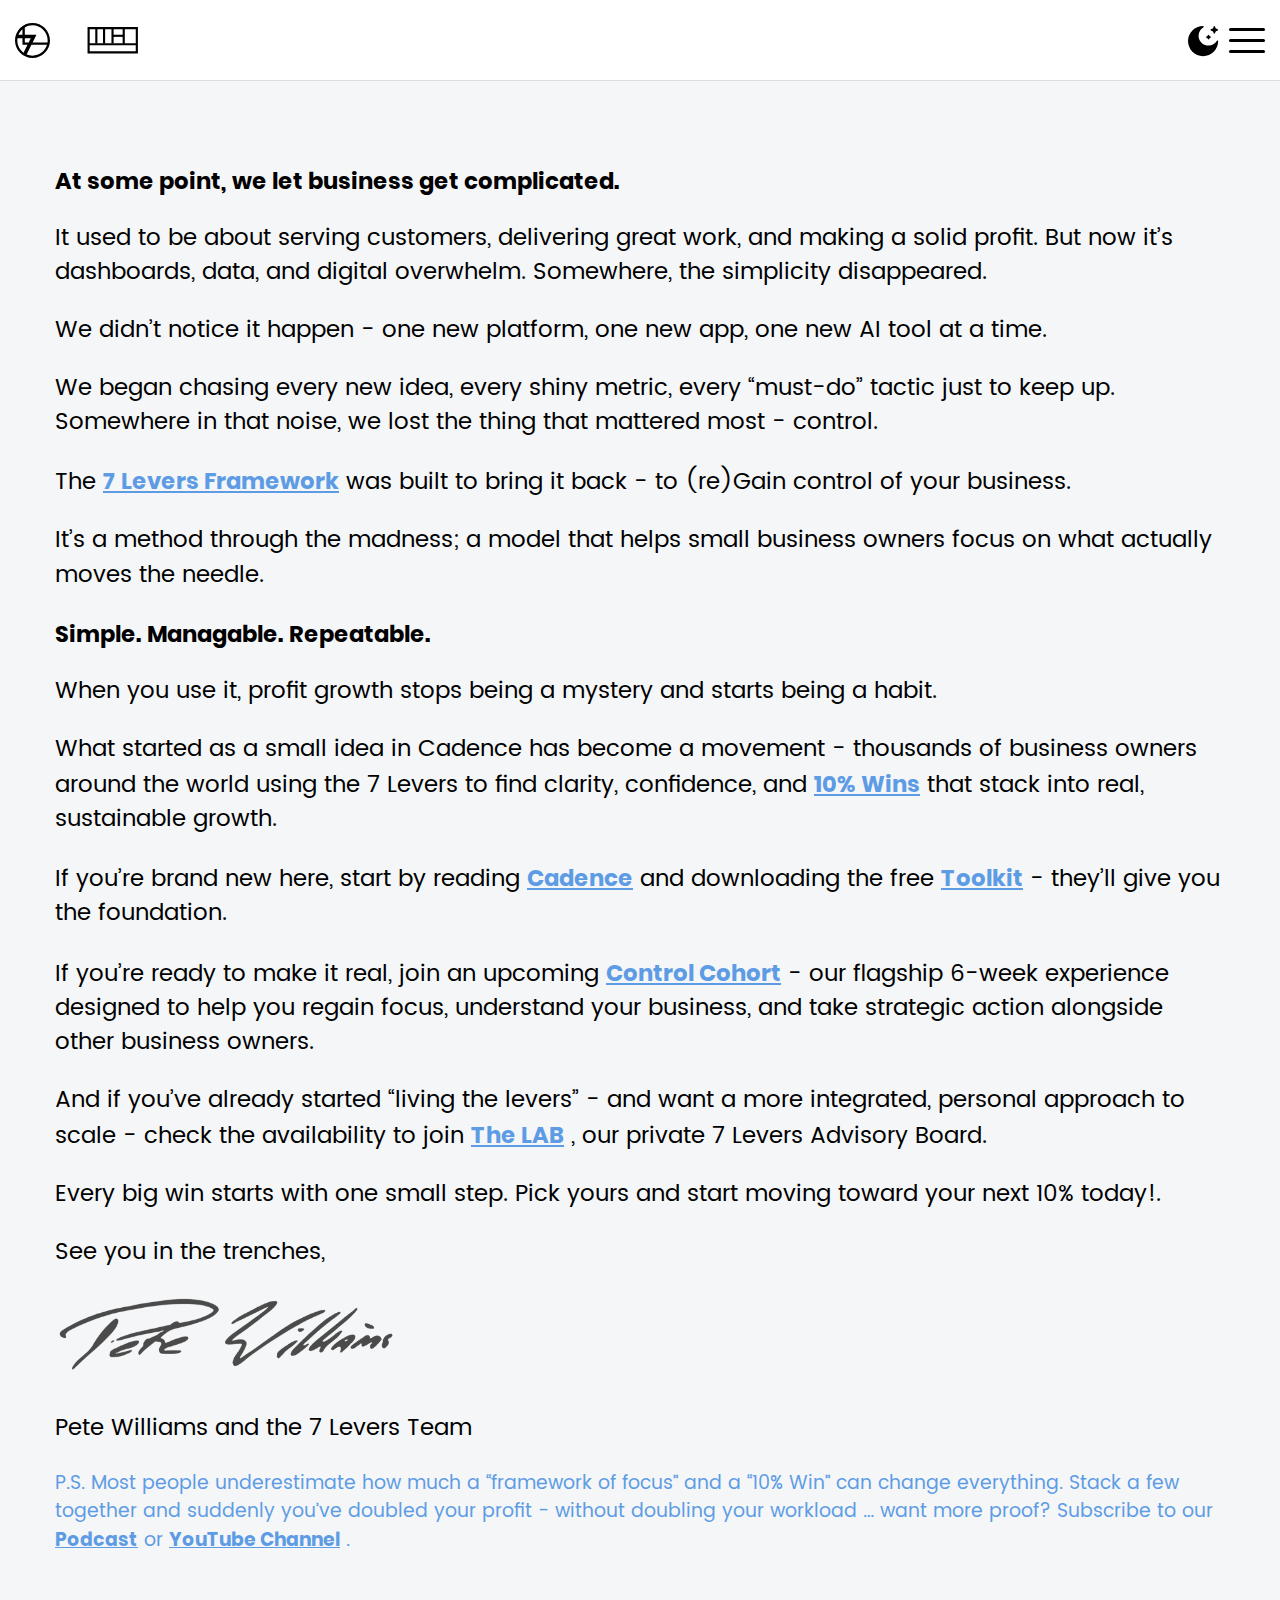
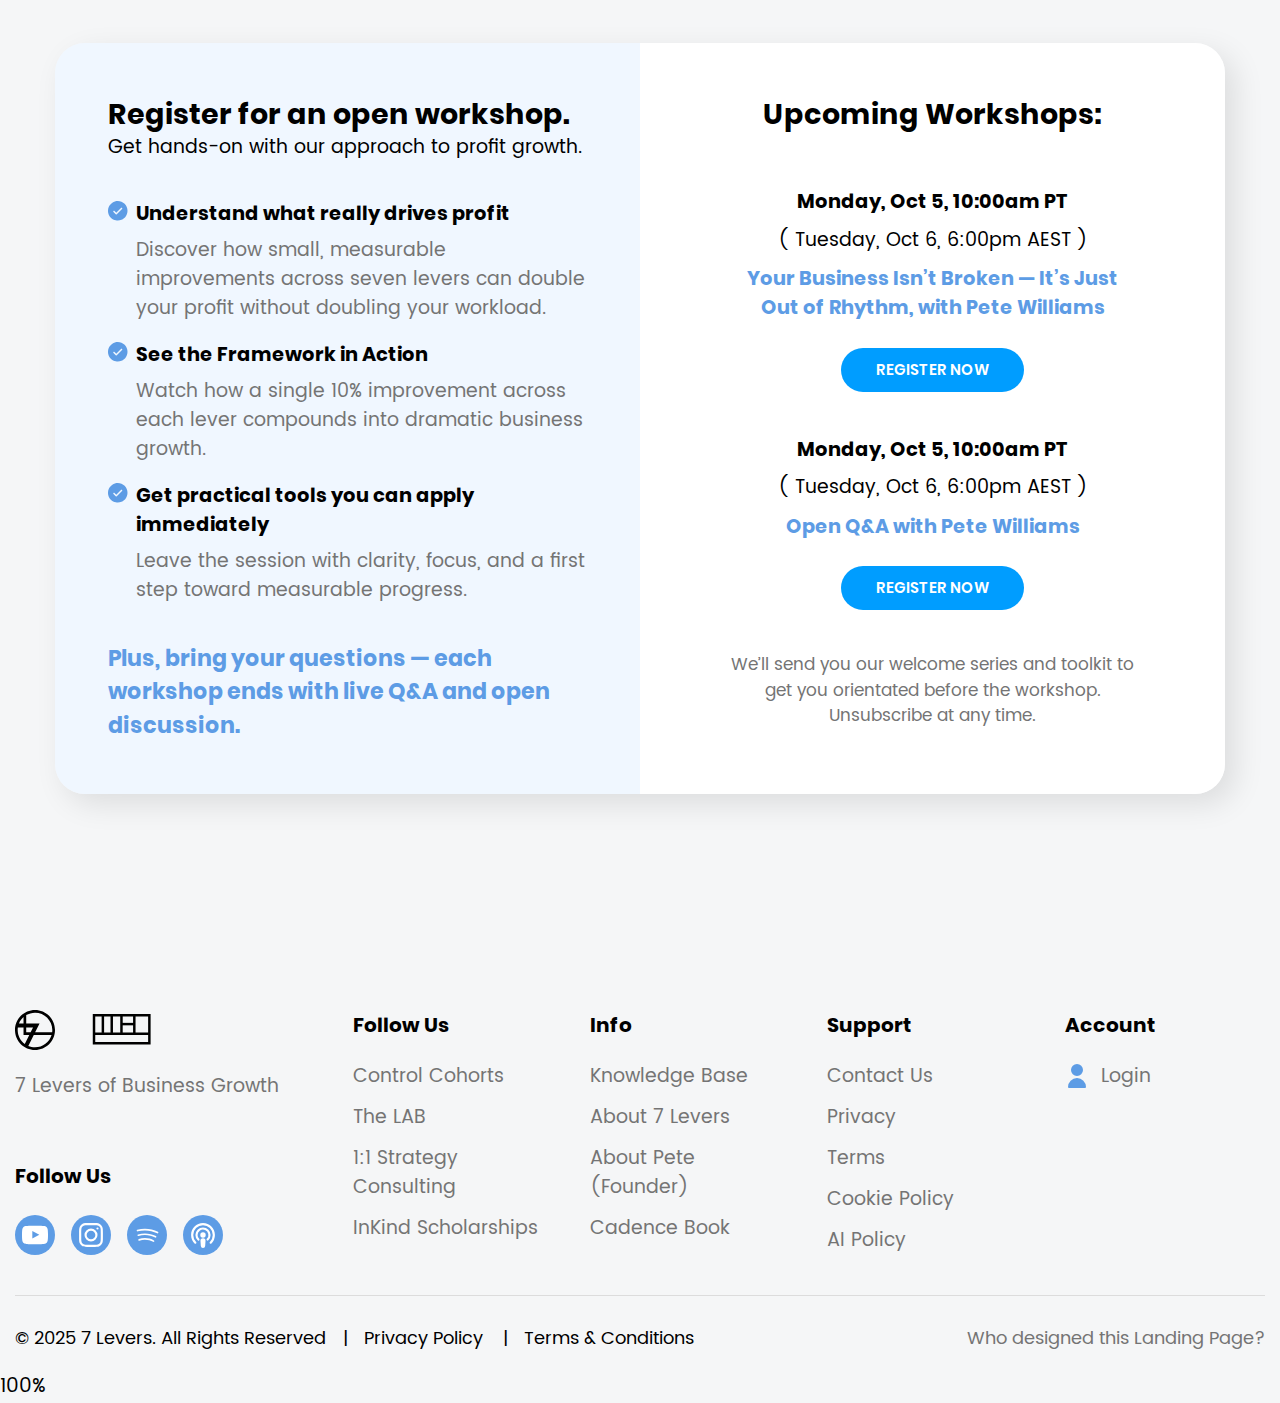
<file: index.html>
<!doctype html>
<html data-fls-darklite="" lang="en">
	<head>
		<meta charset="UTF-8">
		<meta name="viewport" content="width=device-width, initial-scale=1.0">
		<link rel="preload" href="./assets/fonts/Poppins-SemiBold.woff2" as="font" type="font/woff2" crossorigin="anonymous">
		<link rel="preload" href="./assets/fonts/Poppins-Regular.woff2" as="font" type="font/woff2" crossorigin="anonymous">
		<link rel="preload" href="./assets/fonts/Poppins-Medium.woff2" as="font" type="font/woff2" crossorigin="anonymous">
		<link rel="preload" href="./assets/fonts/Poppins-Bold.woff2" as="font" type="font/woff2" crossorigin="anonymous">
		<link rel="preload" href="./assets/fonts/OPTIDanley-Bold.woff2" as="font" type="font/woff2" crossorigin="anonymous">
		<link rel="shortcut icon" href="./assets/img/favicon.ico">
		<meta name="keywords" content="small business, SME owners, 7 Levers Framework, profit growth, 10% Wins, business clarity, control, strategic action, focus, repeatable system, measurable improvements, sustainable growth, workshop, toolkit, cohort, advisory board, Pete Williams">
		<meta name="description" content="Regain control of your small business with the 7 Levers Framework. Join workshops, download the free toolkit, or enroll in the 6-week Control Cohort to achieve 10% Wins, measurable profit growth, and sustainable business clarity.">
		<title>Home Page</title>
		<link rel="modulepreload" crossorigin href="./js/common.min.js?v=1766510397456">
		<script type="module" crossorigin="" src="./js/darklite.min.js?v=1766510397456"></script>
		<link rel="stylesheet" crossorigin="" href="./css/darklite.min.css?v=1766510397456">
		<link rel="stylesheet" crossorigin="" href="./css/index.min.css?v=1766510397456">
	</head>
	<body>
		<div class="wrapper">
			<header data-fls-header="" class="header">
				<div class="header__container">
					<a href="index.html" aria-label="Logotype" class="header__logo logo">
						<img src="./assets/img/logo-1.svg" alt="Circle logotype">
						<img src="./assets/img/logo-2.svg" alt="Rect logotype">
					</a>
					<div class="header__menu menu">
						<nav class="menu__body">
							<ul class="menu__list">
								<li class="menu__item">
									<a href="index.html" class="menu__link menu__link--active">Home</a>
								</li>
								<li class="menu__item">
									<a href="toolkit.html" class="menu__link">Canvas Toolkit</a>
								</li>
								<li class="menu__item">
									<a href="control.html" class="menu__link">Control Cohorts</a>
								</li>
								<li class="menu__item">
									<a href="board.html" class="menu__link">The LAB</a>
								</li>
							</ul>
						</nav>
						<div class="menu__actions">
							<button type="button" data-fls-darklite-set="" aria-label="Theme toggle" class="menu__toggle toggle-theme" id="theme-toggle">
								<svg class="icon icon-sun">
									<use xlink:href="./assets/img/icons/sprite-map.svg#sun-icon"></use>
								</svg>
								<svg class="icon icon-moon">
									<use xlink:href="./assets/img/icons/sprite-map.svg#moon-icon"></use>
								</svg>
							</button>
							<button type="button" aria-label="Menu toggle" data-fls-menu="" class="menu__icon icon-menu">
								<span></span>
							</button>
						</div>
					</div>
				</div>
			</header>
			<main class="page">
				<div data-fls-index="" class="home">
					<div class="home__container">
						<article>
							<strong>At some point, we let business get complicated.</strong>
							<p>
								It used to be about serving customers, delivering great work, and making a solid profit. But now it’s dashboards, data, and digital overwhelm. Somewhere, the simplicity disappeared.
							</p>
							<p>
								We didn’t notice it happen - one new platform, one new app, one new AI tool at a time.
							</p>
							<p>
								We began chasing every new idea, every shiny metric, every “must-do” tactic just to keep up. Somewhere in that noise, we lost the thing that mattered most - control.
							</p>
							<p>
								The
								<a href="#">7 Levers Framework</a>
								was built to bring it back - to (re)Gain control of your business.
							</p>
							<p>
								It’s a method through the madness; a model that helps small business owners focus on what actually moves the needle.
							</p>
							<strong>Simple. Managable. Repeatable.</strong>
							<p>When you use it, profit growth stops being a mystery and starts being a habit.</p>
							<p>
								What started as a small idea in Cadence has become a movement - thousands of business owners around the world using the 7 Levers to find clarity, confidence, and
								<a href="#">10% Wins</a>
								that stack into real, sustainable growth.
							</p>
							<p>
								If you’re brand new here, start by reading
								<a href="#">Cadence</a>
								and downloading the free
								<a href="#">Toolkit</a>
								- they’ll give you the foundation.
							</p>
							<p>
								If you’re ready to make it real, join an upcoming
								<a href="#">Control Cohort</a>
								- our flagship 6-week experience designed to help you regain focus, understand your business, and take strategic action alongside other business owners.
							</p>
							<p>
								And if you’ve already started “living the levers” - and want a more integrated, personal approach to scale - check the availability to join
								<a href="#">The LAB</a>
								, our private 7 Levers Advisory Board.
							</p>
							<p>
								Every big win starts with one small step. Pick yours and start moving toward your next 10% today!.
							</p>
							<p>See you in the trenches,</p>
							<picture>
								<img alt="Image" src="./assets/img/sign.webp">
							</picture>
							<p>Pete Williams and the 7 Levers Team</p>
							<div class="post-scriptum">
								<p>
									P.S. Most people underestimate how much a “framework of focus” and a “10% Win” can change everything. Stack a few together and suddenly you’ve doubled your profit - without doubling your workload … want more proof? Subscribe to our
									<a href="#">Podcast</a>
									or
									<a href="#">YouTube Channel</a>
									.
								</p>
							</div>
						</article>
						<div class="register">
							<div class="register__info info-register">
								<div class="info-register__heading">
									<strong class="title title--30">Register for an open workshop.</strong>
									<p>Get hands-on with our approach to profit growth.</p>
								</div>
								<ul class="info-register__list list">
									<li class="list__item">
										<strong>Understand what really drives profit</strong>
										<p>
											Discover how small, measurable improvements across seven levers can double your profit without doubling your workload.
										</p>
									</li>
									<li class="list__item">
										<strong>See the Framework in Action</strong>
										<p>
											Watch how a single 10% improvement across each lever compounds into dramatic business growth.
										</p>
									</li>
									<li class="list__item">
										<strong>Get practical tools you can apply immediately</strong>
										<p>
											Leave the session with clarity, focus, and a first step toward measurable progress.
										</p>
									</li>
								</ul>
								<p class="info-register__addition">
									Plus, bring your questions — each workshop ends with live Q&A and open discussion.
								</p>
							</div>
							<div class="register__upcoming upcoming">
								<strong class="title title--30">Upcoming Workshops:</strong>
								<ul class="upcoming__list list-upcoming">
									<li class="list-upcoming__item">
										<strong>
											<time datetime="2025-10-05T10:00:00-07:00">Monday, Oct 5, 10:00am PT</time>
										</strong>
										<p>
											(
											<time datetime="2025-10-06T18:00:00+10:00">Tuesday, Oct 6, 6:00pm AEST</time>
											)
										</p>
										<h3>Your Business Isn’t Broken — It’s Just Out of Rhythm, with Pete Williams</h3>
										<a href="#" class="list-upcoming__button button">
											<span>Register Now</span>
										</a>
									</li>
									<li class="list-upcoming__item">
										<strong>
											<time datetime="2025-10-05T10:00:00-07:00">Monday, Oct 5, 10:00am PT</time>
										</strong>
										<p>
											(
											<time datetime="2025-10-06T18:00:00+10:00">Tuesday, Oct 6, 6:00pm AEST</time>
											)
										</p>
										<h3>Open Q&A with Pete Williams</h3>
										<a href="#" class="list-upcoming__button button">
											<span>Register Now</span>
										</a>
									</li>
								</ul>
								<div class="upcoming__info">
									<p>
										We’ll send you our welcome series and toolkit  to get you orientated before the workshop. Unsubscribe at any time.
									</p>
								</div>
							</div>
						</div>
					</div>
				</div>
			</main>
			<footer data-fls-footer="" class="footer">
				<div class="footer__container">
					<div class="footer__body">
						<ul class="footer__list">
							<li class="footer__item">
								<div class="footer__logo logo">
									<img src="./assets/img/logo-1.svg" alt="Circle logotype">
									<img src="./assets/img/logo-2.svg" alt="Rect logotype">
								</div>
								<p class="footer__text">7 Levers of Business Growth</p>
								<div class="footer__socials socials">
									<h4>Follow Us</h4>
									<ul class="socials__list">
										<li class="socials__item">
											<a href="#" aria-label="Go to YouTube" class="socials__link">
												<svg class="icon">
													<use xlink:href="./assets/img/icons/sprite-map.svg#socials-youtube"></use>
												</svg>
											</a>
										</li>
										<li class="socials__item">
											<a href="#" aria-label="Go to Instagram" class="socials__link">
												<svg class="icon">
													<use xlink:href="./assets/img/icons/sprite-map.svg#socials-instagram"></use>
												</svg>
											</a>
										</li>
										<li class="socials__item">
											<a href="#" aria-label="Go to Spotify" class="socials__link">
												<svg class="icon">
													<use xlink:href="./assets/img/icons/sprite-map.svg#socials-spotify"></use>
												</svg>
											</a>
										</li>
										<li class="socials__item">
											<a href="#" aria-label="Go to Podcast" class="socials__link">
												<svg class="icon">
													<use xlink:href="./assets/img/icons/sprite-map.svg#socials-podcast"></use>
												</svg>
											</a>
										</li>
									</ul>
								</div>
							</li>
							<li class="footer__item">
								<h4 class="footer__title">Follow Us</h4>
								<ul class="footer__links">
									<li class="footer__link">
										<a href="#">Control Cohorts</a>
									</li>
									<li class="footer__link">
										<a href="#">The LAB</a>
									</li>
									<li class="footer__link">
										<a href="#">1:1 Strategy Consulting</a>
									</li>
									<li class="footer__link">
										<a href="#">InKind Scholarships</a>
									</li>
								</ul>
							</li>
							<li class="footer__item">
								<h4 class="footer__title">Info</h4>
								<ul class="footer__links">
									<li class="footer__link">
										<a href="#">Knowledge Base</a>
									</li>
									<li class="footer__link">
										<a href="#">About 7 Levers</a>
									</li>
									<li class="footer__link">
										<a href="#">About Pete (Founder)</a>
									</li>
									<li class="footer__link">
										<a href="#">Cadence Book</a>
									</li>
								</ul>
							</li>
							<li class="footer__item">
								<h4 class="footer__title">Support</h4>
								<ul class="footer__links">
									<li class="footer__link">
										<a href="#">Contact Us</a>
									</li>
									<li class="footer__link">
										<a href="#">Privacy</a>
									</li>
									<li class="footer__link">
										<a href="#">Terms</a>
									</li>
									<li class="footer__link">
										<a href="#">Cookie Policy</a>
									</li>
									<li class="footer__link">
										<a href="#">AI Policy</a>
									</li>
								</ul>
							</li>
							<li class="footer__item">
								<h4 class="footer__title">Account</h4>
								<a href="#" class="footer__link footer__link--login">
									<svg class="icon">
										<use xlink:href="./assets/img/icons/sprite-map.svg#user-icon"></use>
									</svg>
									Login
								</a>
							</li>
						</ul>
					</div>
					<div class="footer__copy copy-footer">
						<div class="copy-footer__info">
							<p>© 2025 7 Levers. All Rights Reserved</p>
							<p>
								<a href="#">Privacy Policy</a>
								<a href="#">Terms & Conditions</a>
							</p>
						</div>
						<p>Who designed this Landing Page?</p>
					</div>
				</div>
			</footer>
		</div>
	</body>
</html>
</file>
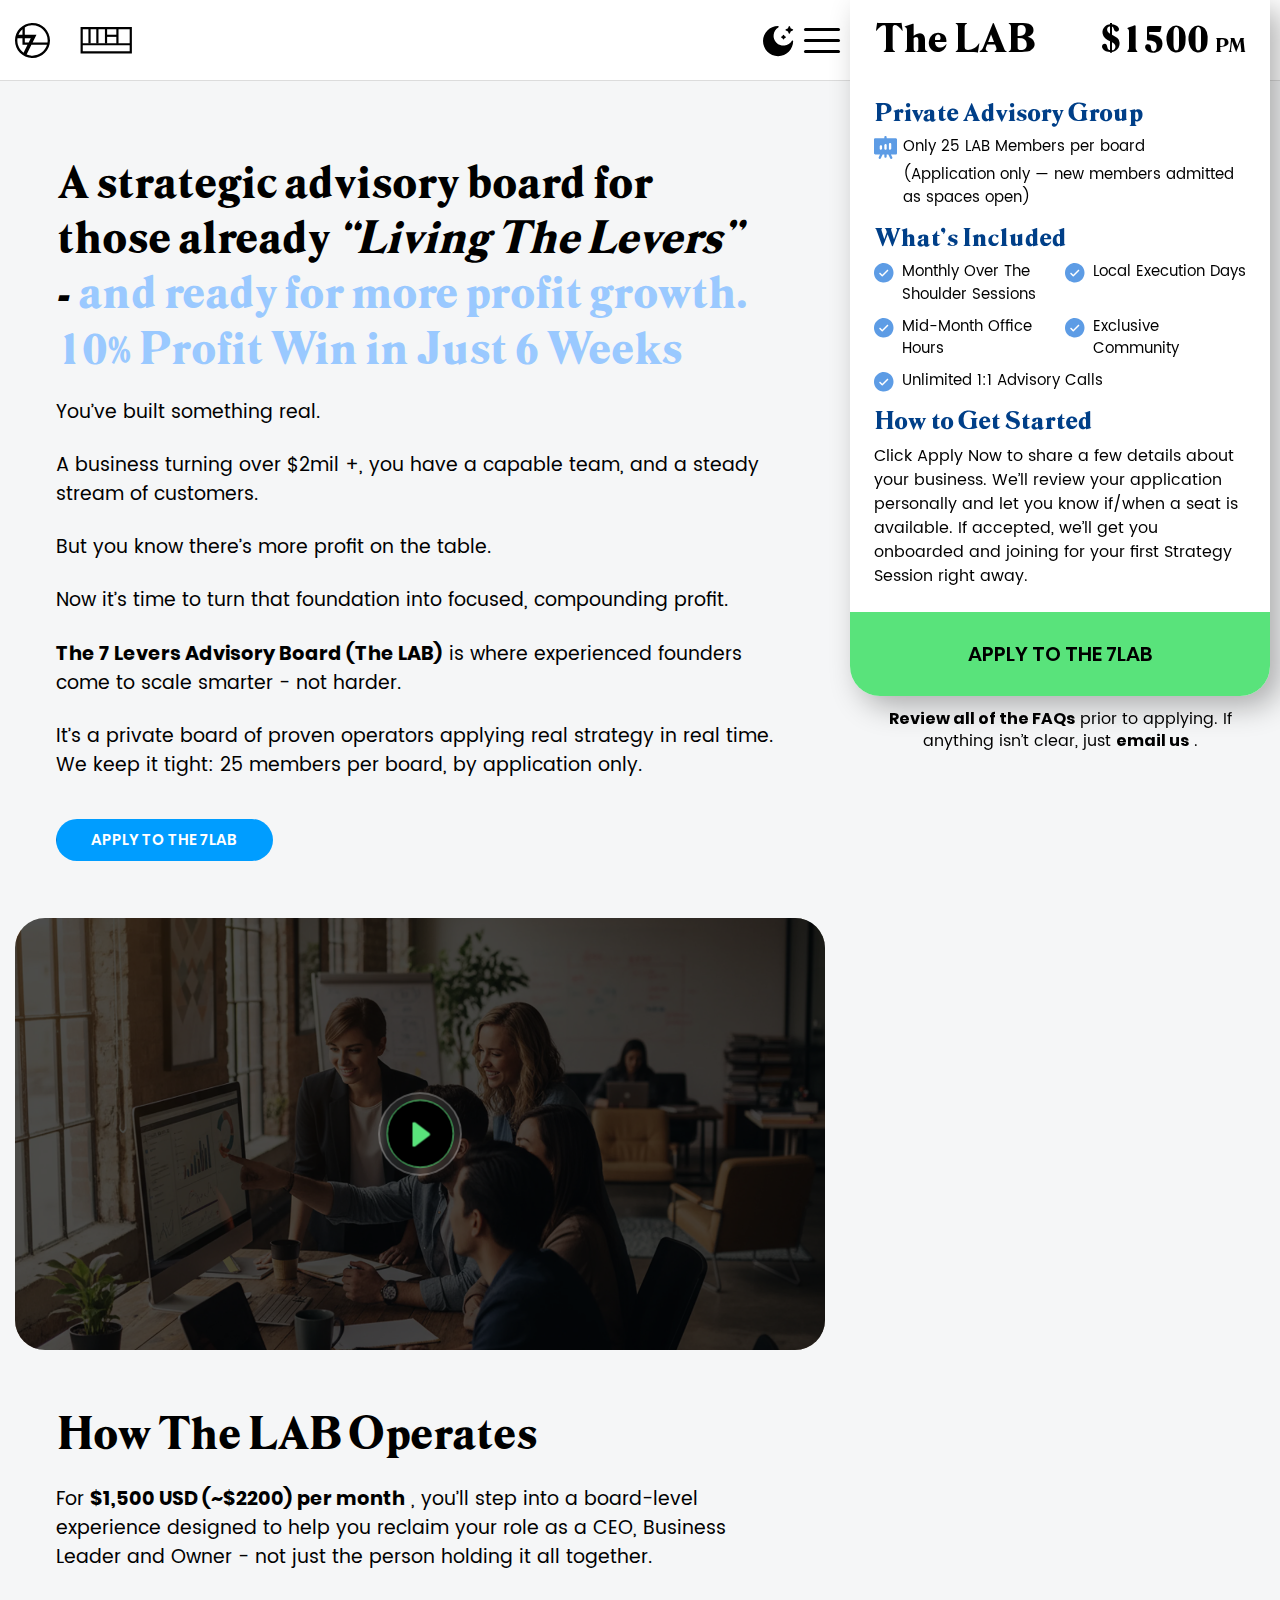
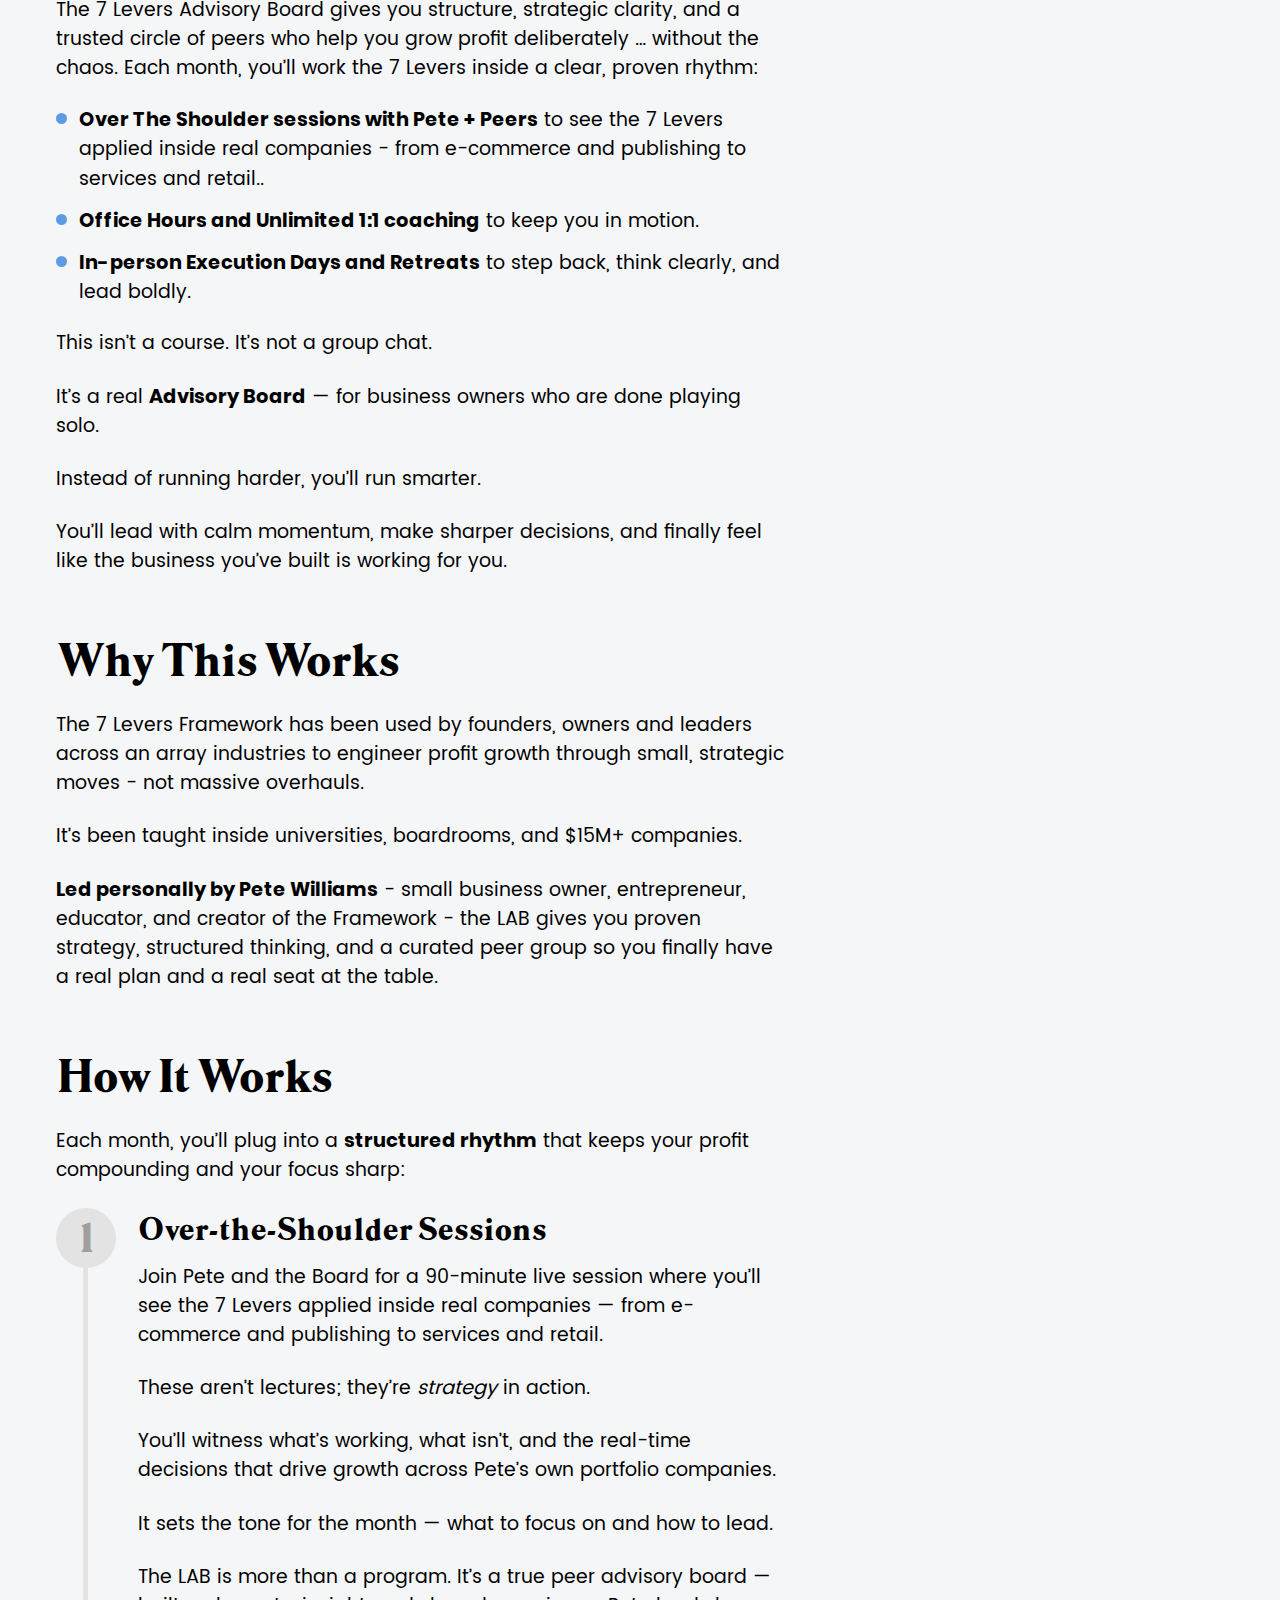
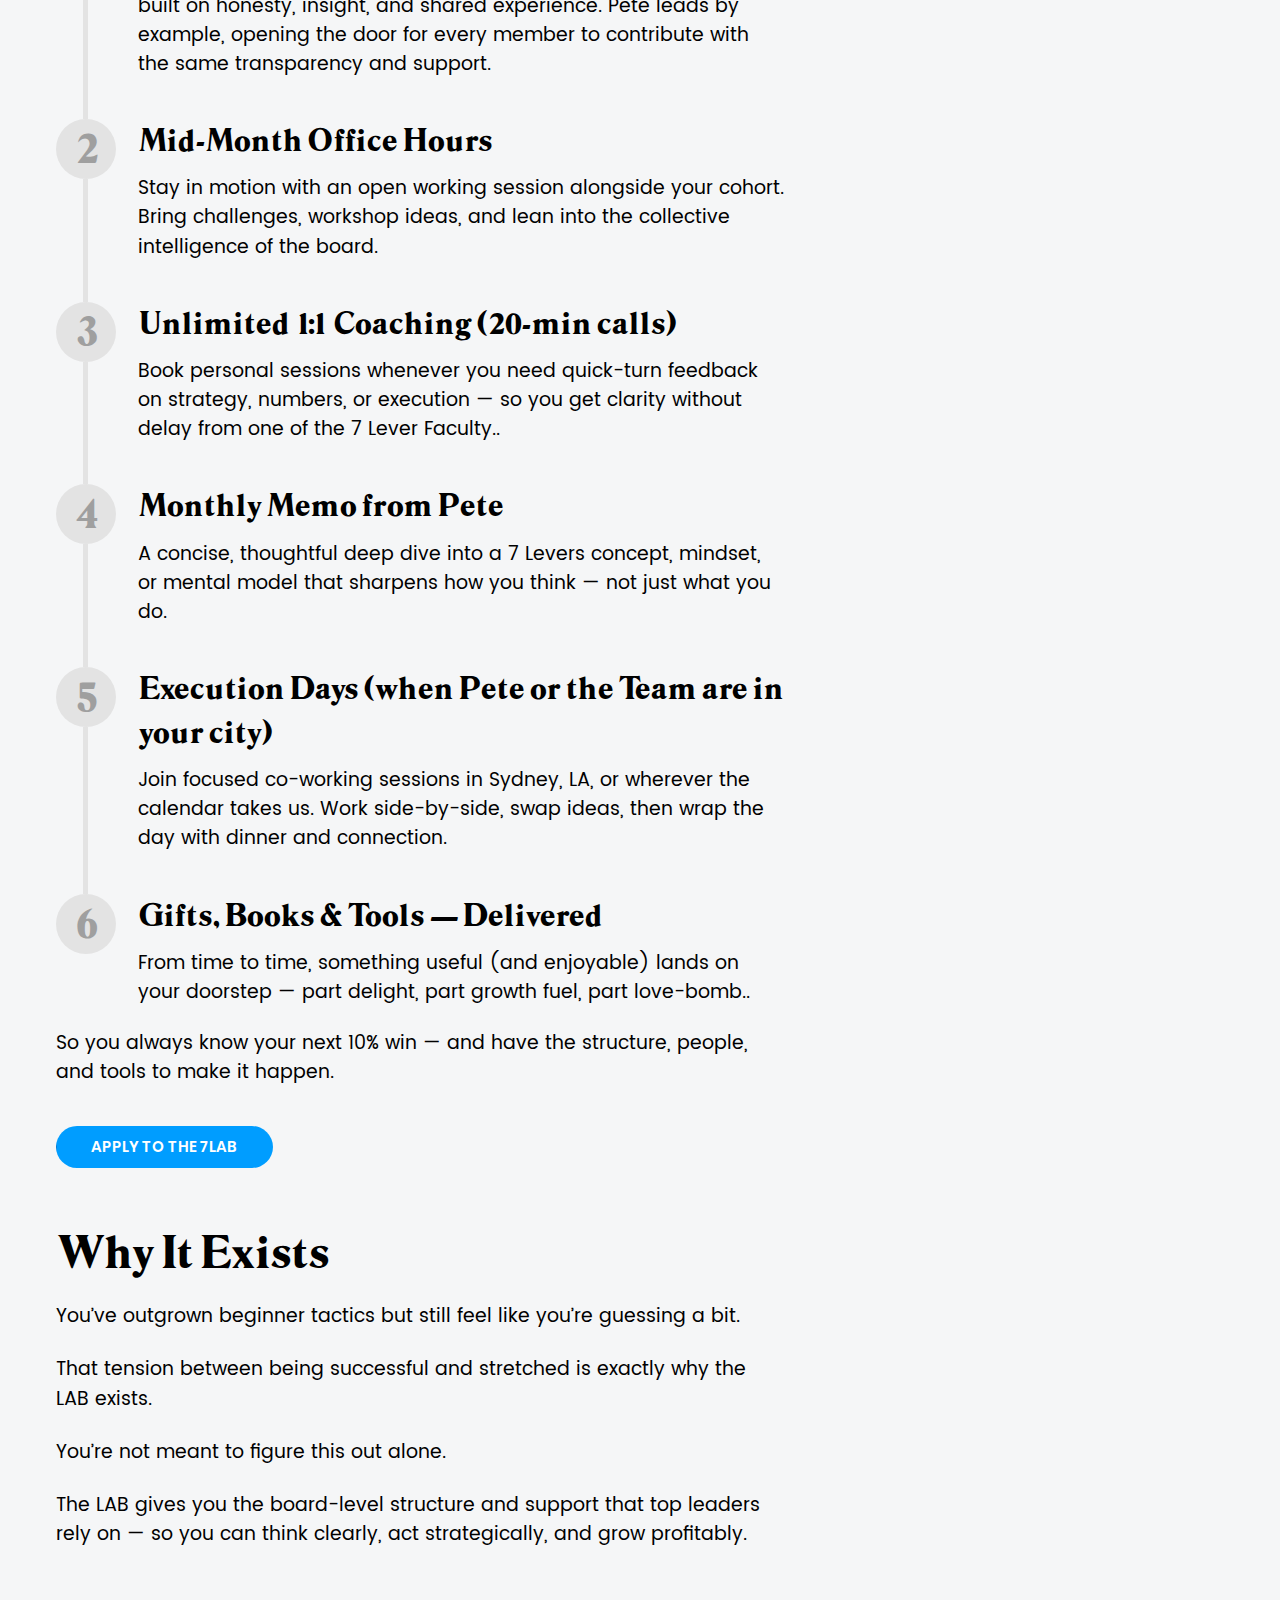
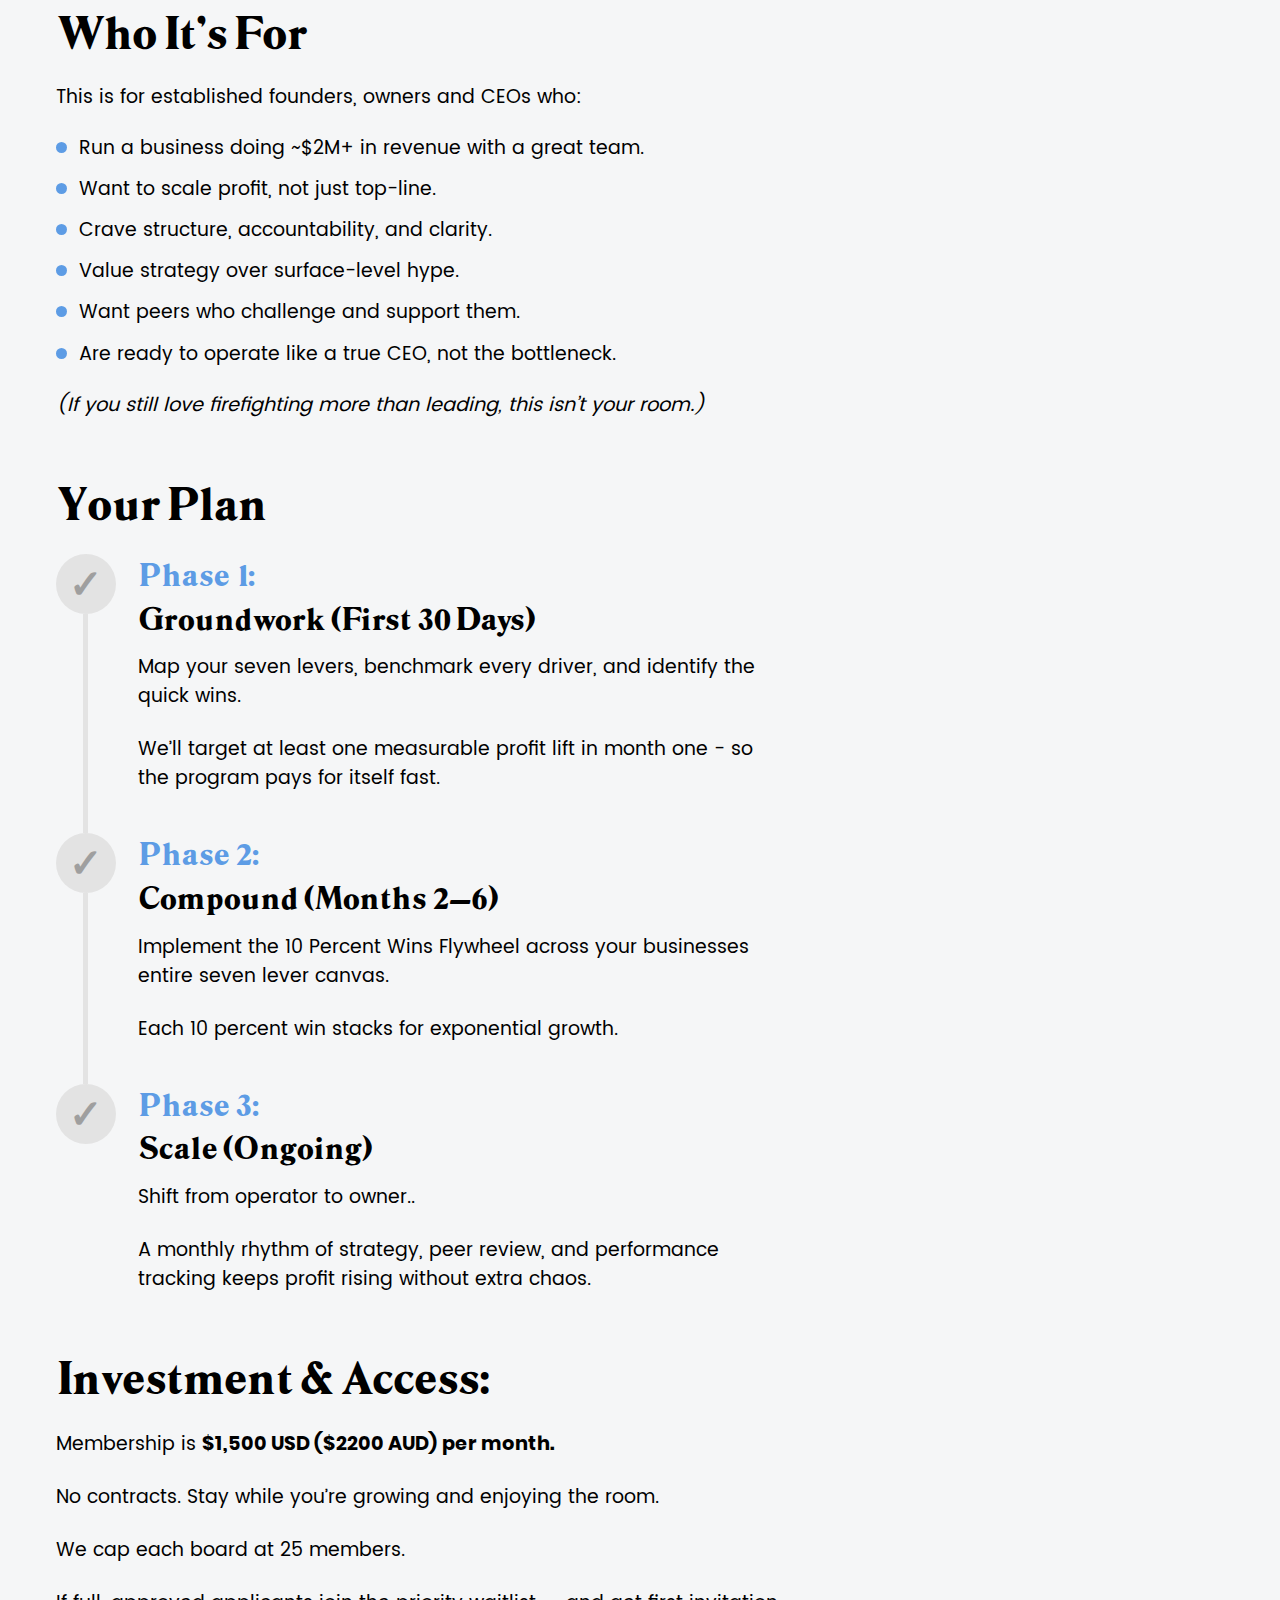
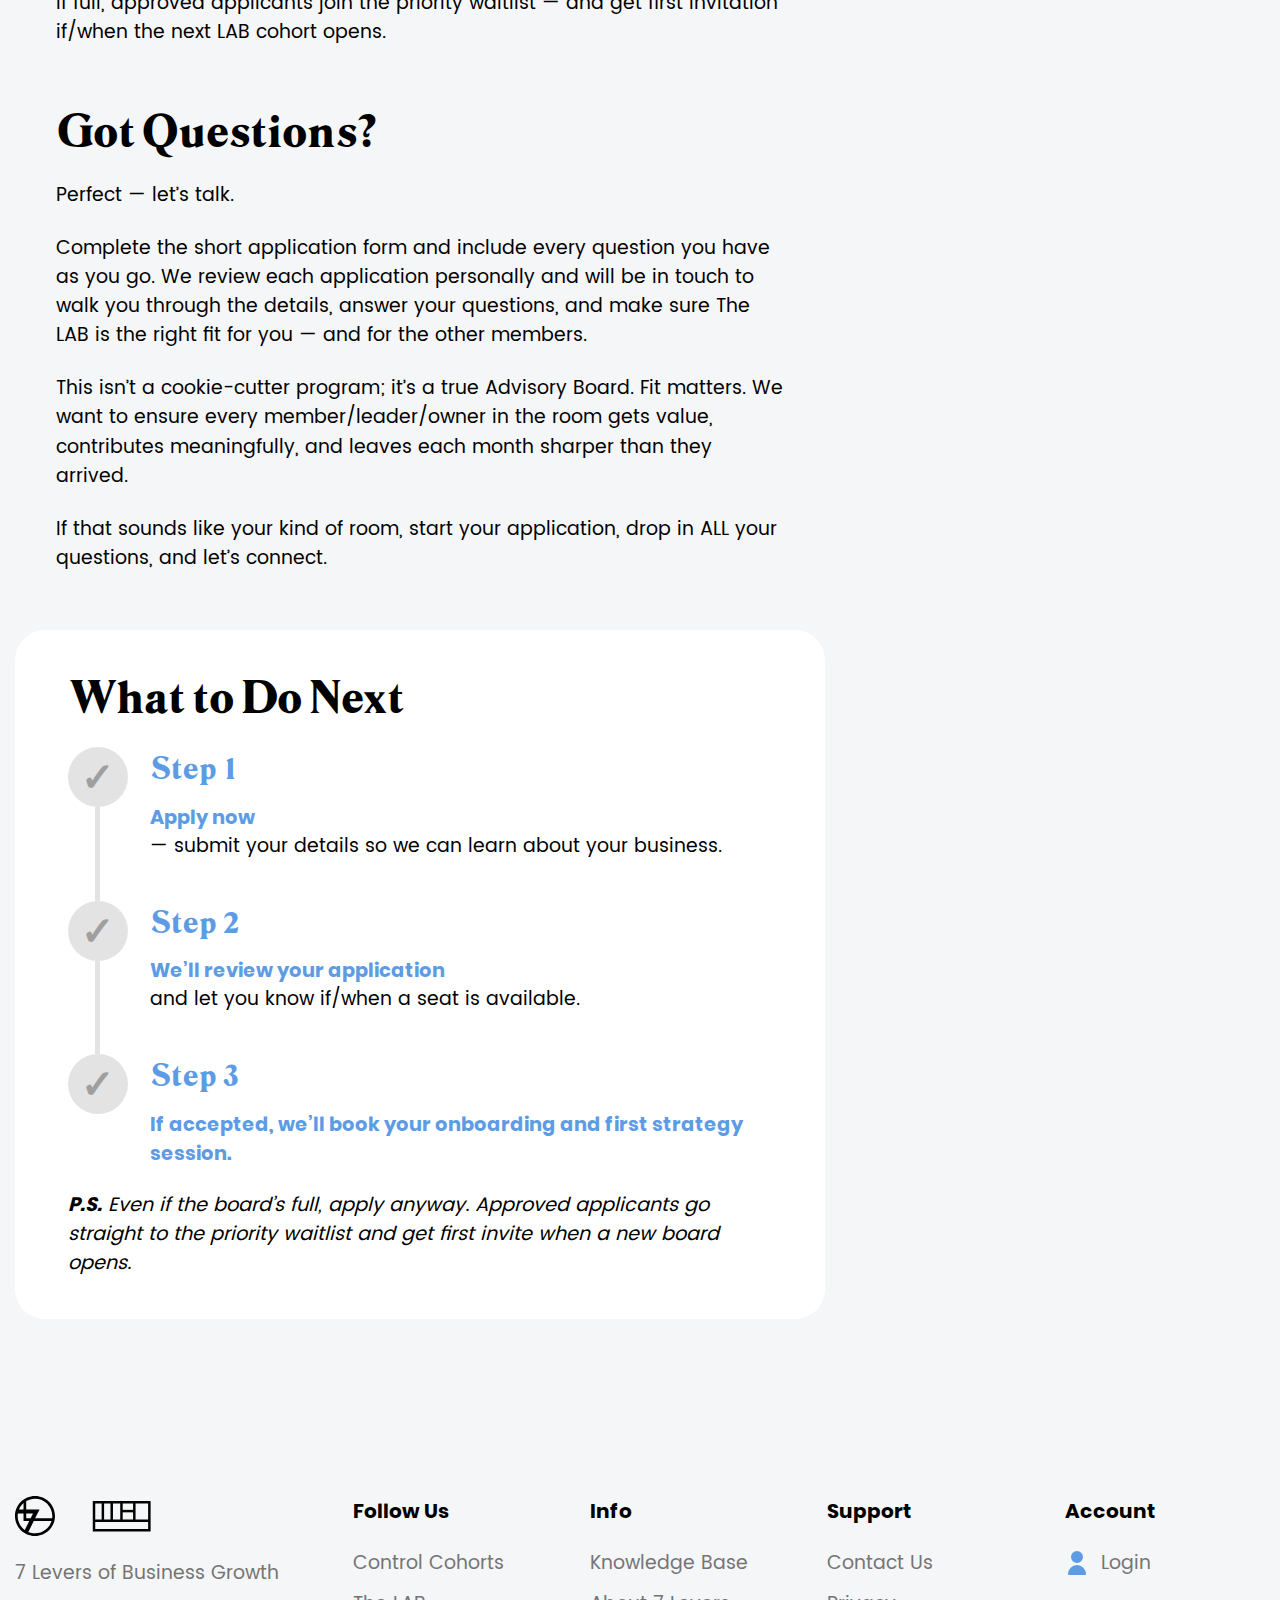
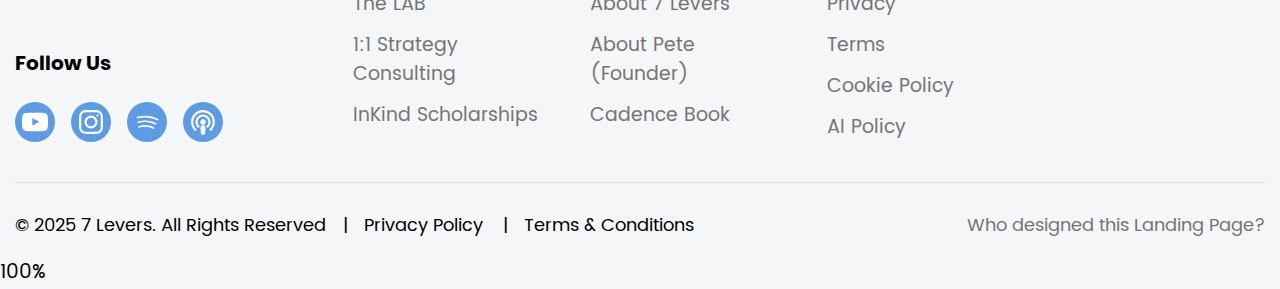
<file: board.html>
<!doctype html>
<html data-fls-darklite="" lang="en">
	<head>
		<meta charset="UTF-8">
		<meta name="viewport" content="width=device-width, initial-scale=1.0">
		<link rel="preload" href="./assets/fonts/Poppins-SemiBold.woff2" as="font" type="font/woff2" crossorigin="anonymous">
		<link rel="preload" href="./assets/fonts/Poppins-Regular.woff2" as="font" type="font/woff2" crossorigin="anonymous">
		<link rel="preload" href="./assets/fonts/Poppins-Medium.woff2" as="font" type="font/woff2" crossorigin="anonymous">
		<link rel="preload" href="./assets/fonts/Poppins-Bold.woff2" as="font" type="font/woff2" crossorigin="anonymous">
		<link rel="preload" href="./assets/fonts/OPTIDanley-Bold.woff2" as="font" type="font/woff2" crossorigin="anonymous">
		<link rel="shortcut icon" href="./assets/img/favicon.ico">
		<meta name="keywords" content="7 Levers Advisory Board, The LAB, profit growth, business strategy, CEO peer group, advisory board for founders, small business scaling, 10% profit win, strategic clarity, over-the-shoulder sessions, office hours, 1:1 coaching, execution days, peer advisory group, business owner support, revenue $2M+">
		<meta name="description" content="Join the 7 Levers Advisory Board (The LAB) for proven CEOs and founders. Scale smarter, grow profit, and gain strategy, coaching, and peer support.">
		<title>Board Program</title>
		<link rel="modulepreload" crossorigin href="./js/common.min.js?v=1766510397456">
		<script type="module" crossorigin="" src="./js/darklite.min.js?v=1766510397456"></script>
		<script type="module" crossorigin="" src="./js/popup.min.js?v=1766510397456"></script>
		<link rel="stylesheet" crossorigin="" href="./css/darklite.min.css?v=1766510397456">
		<link rel="stylesheet" crossorigin="" href="./css/popup.min.css?v=1766510397456">
		<link rel="stylesheet" crossorigin="" href="./css/board.min.css?v=1766510397456">
	</head>
	<body>
		<div class="wrapper">
			<div class="inner">
				<div class="inner__main">
					<header data-fls-header="" class="header">
						<div class="header__container">
							<a href="index.html" aria-label="Logotype" class="header__logo logo">
								<img src="./assets/img/logo-1.svg" alt="Circle logotype">
								<img src="./assets/img/logo-2.svg" alt="Rect logotype">
							</a>
							<div class="header__menu menu">
								<nav class="menu__body">
									<ul class="menu__list">
										<li class="menu__item">
											<a href="index.html" class="menu__link">Home</a>
										</li>
										<li class="menu__item">
											<a href="toolkit.html" class="menu__link">Canvas Toolkit</a>
										</li>
										<li class="menu__item">
											<a href="control.html" class="menu__link">Control Cohorts</a>
										</li>
										<li class="menu__item">
											<a href="board.html" class="menu__link menu__link--active">The LAB</a>
										</li>
									</ul>
								</nav>
								<div class="menu__actions">
									<button type="button" data-fls-darklite-set="" aria-label="Theme toggle" class="menu__toggle toggle-theme" id="theme-toggle">
										<svg class="icon icon-sun">
											<use xlink:href="./assets/img/icons/sprite-map.svg#sun-icon"></use>
										</svg>
										<svg class="icon icon-moon">
											<use xlink:href="./assets/img/icons/sprite-map.svg#moon-icon"></use>
										</svg>
									</button>
									<button type="button" aria-label="Menu toggle" data-fls-menu="" class="menu__icon icon-menu">
										<span></span>
									</button>
								</div>
							</div>
						</div>
					</header>
					<main class="page">
						<article data-fls-board="" class="board">
							<div class="board__container">
								<div class="board__small-container">
									<section>
										<h2 class="title title--45 title--opti">
											A strategic advisory board for those  already
											<em>“Living The Levers”</em>
											-
											<strong>and ready for more profit growth.</strong>
											<strong>10% Profit Win in Just 6 Weeks</strong>
										</h2>
										<div class="text">
											<p>You’ve built something real.</p>
											<p>
												A business turning over $2mil +, you have a capable team, and a steady stream of customers.
											</p>
											<p>But you know there’s more profit on the table.</p>
											<p>Now it’s time to turn that foundation into focused, compounding profit.</p>
											<p>
												<strong>The 7 Levers Advisory Board (The LAB)</strong>
												is where experienced founders come to scale smarter - not harder.
											</p>
											<p>
												It’s a private board of proven operators applying real strategy in real time. We keep it tight: 25 members per board, by application only.
											</p>
										</div>
										<a href="#" class="button">
											<span>APPLY TO THE 7LAB</span>
										</a>
									</section>
									<div class="board__video video">
										<picture>
											<source media="(max-width: 600px)" srcset="./assets/img/control/video-preview-600.webp" type="image/webp">
											<source media="(max-width: 1200px)" srcset="./assets/img/control/video-preview-1200.webp" type="image/webp">
											<img alt="Team members engaged in discussion and teamwork at their office desks." src="./assets/img/control/video-preview.webp">
										</picture>
										<button type="button" data-fls-popup-link="popup" aria-label="Open video" data-fls-popup-youtube="aWLAY_fiX0k">
											<svg viewbox="0 0 20 28" fill="currentColor" aria-hidden="true" xmlns="http://www.w3.org/2000/svg">
												<path fill-rule="evenodd" clip-rule="evenodd" d="M3.10613 0.388267C2.81771 0.17195 2.47475 0.0402228 2.11568 0.00784526C1.7566 -0.0245322 1.39561 0.0437193 1.07314 0.204953C0.750676 0.366186 0.479478 0.614031 0.289937 0.920715C0.100395 1.2274 0 1.58081 0 1.94133V25.2373C0 25.5979 0.100395 25.9513 0.289937 26.258C0.479478 26.5646 0.750676 26.8125 1.07314 26.9737C1.39561 27.1349 1.7566 27.2032 2.11568 27.1708C2.47475 27.1384 2.81771 27.0067 3.10613 26.7904L18.6368 15.1424C18.8779 14.9616 19.0736 14.7271 19.2084 14.4575C19.3432 14.188 19.4133 13.8907 19.4133 13.5893C19.4133 13.288 19.3432 12.9907 19.2084 12.7211C19.0736 12.4516 18.8779 12.2171 18.6368 12.0363L3.10613 0.388267Z" fill="#59E37B"></path>
											</svg>
										</button>
									</div>
									<section>
										<h2 class="title title--45 title--opti">How The LAB Operates</h2>
										<div class="text">
											<p>
												For
												<strong>$1,500 USD (~$2200) per month</strong>
												, you’ll step into a board-level experience designed to help you reclaim your role as a CEO, Business Leader and Owner - not just the person holding it all together.
											</p>
											<p>
												The 7 Levers Advisory Board gives you structure, strategic clarity, and a trusted circle of peers who help you grow profit deliberately … without the chaos. Each month, you’ll work the 7 Levers inside a clear, proven rhythm:
											</p>
										</div>
										<ul class="unordered-list unordered-list--blue">
											<li>
												<strong>Over The Shoulder sessions with Pete + Peers</strong>
												to see the 7 Levers applied inside real companies - from e-commerce and publishing to services and retail..
											</li>
											<li>
												<strong>Office Hours and Unlimited 1:1 coaching</strong>
												to keep you in motion.
											</li>
											<li>
												<strong>In-person Execution Days and Retreats</strong>
												to step back, think clearly, and lead boldly.
											</li>
										</ul>
										<div class="text">
											<p>This isn’t a course. It’s not a group chat.</p>
											<p>
												It’s a real
												<strong>Advisory Board</strong>
												— for business owners who are done playing solo.
											</p>
											<p>Instead of running harder, you’ll run smarter.</p>
											<p>
												You’ll lead with calm momentum, make sharper decisions, and finally feel like the business you’ve built is working for you.
											</p>
										</div>
									</section>
									<section>
										<h2 class="title title--45 title--opti">Why This Works</h2>
										<div class="text">
											<p>
												The 7 Levers Framework has been used by founders, owners and leaders across an array industries to engineer profit growth through small, strategic moves - not massive overhauls.
											</p>
											<p>It’s been taught inside universities, boardrooms, and $15M+ companies.</p>
											<p>
												<strong>Led personally by Pete Williams</strong>
												- small business owner, entrepreneur, educator, and creator of the Framework - the LAB gives you proven strategy, structured thinking, and a curated peer group so you finally have a real plan and a real seat at the table.
											</p>
										</div>
									</section>
									<section>
										<h2 class="title title--45 title--opti">How It Works</h2>
										<div class="text">
											<p>
												Each month, you’ll plug into a
												<strong>structured rhythm</strong>
												that keeps your profit compounding and your focus sharp:
											</p>
										</div>
										<ol class="ordered-list ordered-list--numbered">
											<li>
												<span class="line"></span>
												<h3>Over-the-Shoulder Sessions</h3>
												<div class="text">
													<p>
														Join Pete and the Board for a 90-minute live session where you’ll see the 7 Levers applied inside real companies — from e-commerce and publishing to services and retail.
													</p>
													<p>
														These aren’t lectures; they’re
														<em>strategy</em>
														in action.
													</p>
													<p>
														You’ll witness what’s working, what isn’t, and the real-time decisions that drive growth across Pete’s own portfolio companies.
													</p>
													<p>It sets the tone for the month — what to focus on and how to lead.</p>
													<p>
														The LAB is more than a program. It’s a true peer advisory board — built on honesty, insight, and shared experience. Pete leads by example, opening the door for every member to contribute with the same transparency and support.
													</p>
												</div>
											</li>
											<li>
												<span class="line"></span>
												<h3>Mid-Month Office Hours</h3>
												<p>
													Stay in motion with an open working session alongside your cohort. Bring challenges, workshop ideas, and lean into the collective intelligence of the board.
												</p>
											</li>
											<li>
												<span class="line"></span>
												<h3>Unlimited 1:1 Coaching (20-min calls)</h3>
												<p>
													Book personal sessions whenever you need quick-turn feedback on strategy, numbers, or execution — so you get clarity without delay from one of the 7 Lever Faculty..
												</p>
											</li>
											<li>
												<span class="line"></span>
												<h3>Monthly Memo from Pete</h3>
												<p>
													A concise, thoughtful deep dive into a 7 Levers concept, mindset, or mental model that sharpens how you think — not just what you do.
												</p>
											</li>
											<li>
												<span class="line"></span>
												<h3>Execution Days (when Pete or the Team are in your city)</h3>
												<p>
													Join focused co-working sessions in Sydney, LA, or wherever the calendar takes us. Work side-by-side, swap ideas, then wrap the day with dinner and connection.
												</p>
											</li>
											<li>
												<h3>Gifts, Books & Tools — Delivered</h3>
												<p>
													From time to time, something useful (and enjoyable) lands on your doorstep — part delight, part growth fuel, part love-bomb..
												</p>
											</li>
										</ol>
										<div class="text">
											<p>
												So you always know your next 10% win — and have the structure, people, and tools to make it happen.
											</p>
										</div>
										<a href="#" class="button">
											<span>APPLY TO THE 7LAB</span>
										</a>
									</section>
									<section>
										<h2 class="title title--45 title--opti">Why It Exists</h2>
										<div class="text">
											<p>You’ve outgrown beginner tactics but still feel like you’re guessing a bit.</p>
											<p>
												That tension between being successful and stretched is exactly why the LAB exists.
											</p>
											<p>You’re not meant to figure this out alone.</p>
											<p>
												The LAB gives you the board-level structure and support that top leaders rely on — so you can think clearly, act strategically, and grow profitably.
											</p>
										</div>
									</section>
									<section>
										<h2 class="title title--45 title--opti">Who It’s For</h2>
										<div class="text">
											<p>This is for established founders, owners and CEOs who:</p>
										</div>
										<ul class="unordered-list unordered-list--blue">
											<li>Run a business doing ~$2M+ in revenue with a great team.</li>
											<li>Want to scale profit, not just top-line.</li>
											<li>Crave structure, accountability, and clarity.</li>
											<li>Value strategy over surface-level hype.</li>
											<li>Want peers who challenge and support them.</li>
											<li>Are ready to operate like a true CEO, not the bottleneck.</li>
										</ul>
										<div class="text">
											<p>
												<em>(If you still love firefighting more than leading, this isn’t your room.)</em>
											</p>
										</div>
									</section>
									<section>
										<h2 class="title title--45 title--opti">Your Plan</h2>
										<ol class="ordered-list ordered-list--checked">
											<li>
												<span class="line"></span>
												<h3>
													<strong>Phase 1:</strong>
													Groundwork (First 30 Days)
												</h3>
												<div class="text">
													<p>Map your seven levers, benchmark every driver, and identify the quick wins.</p>
													<p>
														We’ll target at least one measurable profit lift in month one - so the program pays for itself fast.
													</p>
												</div>
											</li>
											<li>
												<span class="line"></span>
												<h3>
													<strong>Phase 2:</strong>
													Compound (Months 2–6)
												</h3>
												<div class="text">
													<p>
														Implement the 10 Percent Wins Flywheel across your businesses entire seven lever canvas.
													</p>
													<p>Each 10 percent win stacks for exponential growth.</p>
												</div>
											</li>
											<li>
												<h3>
													<strong>Phase 3:</strong>
													Scale (Ongoing)
												</h3>
												<div class="text">
													<p>Shift from operator to owner..</p>
													<p>
														A monthly rhythm of strategy, peer review, and performance tracking keeps profit rising without extra chaos.
													</p>
												</div>
											</li>
										</ol>
									</section>
									<section>
										<h2 class="title title--45 title--opti">Investment & Access:</h2>
										<div class="text">
											<p>
												Membership is
												<strong>$1,500 USD ($2200 AUD) per month.</strong>
											</p>
											<p>No contracts. Stay while you’re growing and enjoying the room.</p>
											<p>We cap each board at 25 members.</p>
											<p>
												If full, approved applicants join the priority waitlist — and get first invitation if/when the next LAB cohort opens.
											</p>
										</div>
									</section>
									<section>
										<h2 class="title title--45 title--opti">Got Questions?</h2>
										<div class="text">
											<p>Perfect — let’s talk.</p>
											<p>
												Complete the short application form and include every question you have as you go. We review each application personally and will be in touch to walk you through the details, answer your questions, and make sure The LAB is the right fit for you — and for the other members.
											</p>
											<p>
												This isn’t a cookie-cutter program; it’s a true Advisory Board. Fit matters. We want to ensure every member/leader/owner in the room gets value, contributes meaningfully, and leaves each month sharper than they arrived.
											</p>
											<p>
												If that sounds like your kind of room, start your application, drop in ALL your questions, and let’s connect.
											</p>
										</div>
									</section>
									<section class="bg">
										<h2 class="title title--45 title--opti">What to Do Next</h2>
										<ol class="ordered-list ordered-list--checked">
											<li>
												<span class="line"></span>
												<h3>
													<strong>Step 1</strong>
												</h3>
												<p>
													<strong>Apply now</strong>
													— submit your details so we can learn about your business.
												</p>
											</li>
											<li>
												<span class="line"></span>
												<h3>
													<strong>Step 2</strong>
												</h3>
												<p>
													<strong>We’ll review your application</strong>
													and let you know if/when a seat is available.
												</p>
											</li>
											<li>
												<h3>
													<strong>Step 3</strong>
												</h3>
												<p>
													<strong>If accepted, we’ll book your onboarding and first strategy session.</strong>
												</p>
											</li>
										</ol>
										<div class="text">
											<p>
												<em>
													<strong>P.S.</strong>
													Even if the board’s full, apply anyway. Approved applicants go straight to the priority waitlist and get first invite when a new board opens.
												</em>
											</p>
										</div>
									</section>
								</div>
							</div>
							<div data-fls-popup="popup" aria-hidden="true" class="popup">
								<div data-fls-popup-wrapper="" class="popup__wrapper">
									<div data-fls-popup-body="" class="popup__body">
										<button data-fls-popup-close="" type="button" class="popup__close">
											<svg width="23" height="23" viewbox="0 0 23 23" fill="none" xmlns="http://www.w3.org/2000/svg">
												<path opacity="0.850056" d="M1.73333 1.48883L21.5469 21.0288" stroke="#979797" stroke-linecap="square"></path>
												<path opacity="0.850056" d="M21.2667 1.48883L1.45309 21.0288" stroke="#979797" stroke-linecap="square"></path>
											</svg>
										</button>
										<div data-fls-popup-content="" class="popup__text"><!-- Контент --></div>
									</div>
								</div>
							</div>
						</article>
					</main>
				</div>
				<aside data-fls-asidelab="" class="aside aside--lab">
					<div class="aside__body lab-aside">
						<div class="lab-aside__head">
							<h1 class="lab-aside__title">The LAB</h1>
							<strong>
								$1500
								<small>PM</small>
							</strong>
						</div>
						<div class="lab-aside__content">
							<div class="lab-aside__advisory">
								<h2 class="lab-aside__subtitle">Private Advisory Group</h2>
								<div class="lab-aside__advisory-content">
									<img src="./assets/img/icons/presentation.svg" alt="Presentation Icon">
									<div>
										<p>Only 25 LAB Members per board</p>
										<p>(Application only — new members admitted as spaces open)</p>
									</div>
								</div>
							</div>
							<div class="lab-aside__included">
								<h2 class="lab-aside__subtitle">What’s Included</h2>
								<ul class="lab-aside__list list">
									<li class="list__item">Monthly Over The Shoulder Sessions</li>
									<li class="list__item">Local Execution Days</li>
									<li class="list__item">Mid-Month Office Hours</li>
									<li class="list__item">Exclusive Community</li>
									<li class="list__item">Unlimited 1:1 Advisory Calls</li>
								</ul>
							</div>
							<div class="lab-aside__details">
								<h2 class="lab-aside__subtitle">How to Get Started</h2>
								<div class="text">
									<p>
										Click Apply Now to share a few details about your business. We’ll review your application personally and let you know if/when a seat is available. If accepted, we’ll get you onboarded and joining for your first Strategy Session right away.
									</p>
								</div>
							</div>
						</div>
						<a href="#" class="lab-aside__button">APPLY TO THE 7LAB</a>
					</div>
					<div class="aside__additional">
						<p>
							<a href="#">Review all of the FAQs</a>
							prior to applying. If anything isn’t clear, just
							<a href="#">email us</a>
							.
						</p>
					</div>
				</aside>
			</div>
			<footer data-fls-footer="" class="footer">
				<div class="footer__container">
					<div class="footer__body">
						<ul class="footer__list">
							<li class="footer__item">
								<div class="footer__logo logo">
									<img src="./assets/img/logo-1.svg" alt="Circle logotype">
									<img src="./assets/img/logo-2.svg" alt="Rect logotype">
								</div>
								<p class="footer__text">7 Levers of Business Growth</p>
								<div class="footer__socials socials">
									<h4>Follow Us</h4>
									<ul class="socials__list">
										<li class="socials__item">
											<a href="#" aria-label="Go to YouTube" class="socials__link">
												<svg class="icon">
													<use xlink:href="./assets/img/icons/sprite-map.svg#socials-youtube"></use>
												</svg>
											</a>
										</li>
										<li class="socials__item">
											<a href="#" aria-label="Go to Instagram" class="socials__link">
												<svg class="icon">
													<use xlink:href="./assets/img/icons/sprite-map.svg#socials-instagram"></use>
												</svg>
											</a>
										</li>
										<li class="socials__item">
											<a href="#" aria-label="Go to Spotify" class="socials__link">
												<svg class="icon">
													<use xlink:href="./assets/img/icons/sprite-map.svg#socials-spotify"></use>
												</svg>
											</a>
										</li>
										<li class="socials__item">
											<a href="#" aria-label="Go to Podcast" class="socials__link">
												<svg class="icon">
													<use xlink:href="./assets/img/icons/sprite-map.svg#socials-podcast"></use>
												</svg>
											</a>
										</li>
									</ul>
								</div>
							</li>
							<li class="footer__item">
								<h4 class="footer__title">Follow Us</h4>
								<ul class="footer__links">
									<li class="footer__link">
										<a href="#">Control Cohorts</a>
									</li>
									<li class="footer__link">
										<a href="#">The LAB</a>
									</li>
									<li class="footer__link">
										<a href="#">1:1 Strategy Consulting</a>
									</li>
									<li class="footer__link">
										<a href="#">InKind Scholarships</a>
									</li>
								</ul>
							</li>
							<li class="footer__item">
								<h4 class="footer__title">Info</h4>
								<ul class="footer__links">
									<li class="footer__link">
										<a href="#">Knowledge Base</a>
									</li>
									<li class="footer__link">
										<a href="#">About 7 Levers</a>
									</li>
									<li class="footer__link">
										<a href="#">About Pete (Founder)</a>
									</li>
									<li class="footer__link">
										<a href="#">Cadence Book</a>
									</li>
								</ul>
							</li>
							<li class="footer__item">
								<h4 class="footer__title">Support</h4>
								<ul class="footer__links">
									<li class="footer__link">
										<a href="#">Contact Us</a>
									</li>
									<li class="footer__link">
										<a href="#">Privacy</a>
									</li>
									<li class="footer__link">
										<a href="#">Terms</a>
									</li>
									<li class="footer__link">
										<a href="#">Cookie Policy</a>
									</li>
									<li class="footer__link">
										<a href="#">AI Policy</a>
									</li>
								</ul>
							</li>
							<li class="footer__item">
								<h4 class="footer__title">Account</h4>
								<a href="#" class="footer__link footer__link--login">
									<svg class="icon">
										<use xlink:href="./assets/img/icons/sprite-map.svg#user-icon"></use>
									</svg>
									Login
								</a>
							</li>
						</ul>
					</div>
					<div class="footer__copy copy-footer">
						<div class="copy-footer__info">
							<p>© 2025 7 Levers. All Rights Reserved</p>
							<p>
								<a href="#">Privacy Policy</a>
								<a href="#">Terms & Conditions</a>
							</p>
						</div>
						<p>Who designed this Landing Page?</p>
					</div>
				</div>
			</footer>
		</div>
	</body>
</html>
</file>
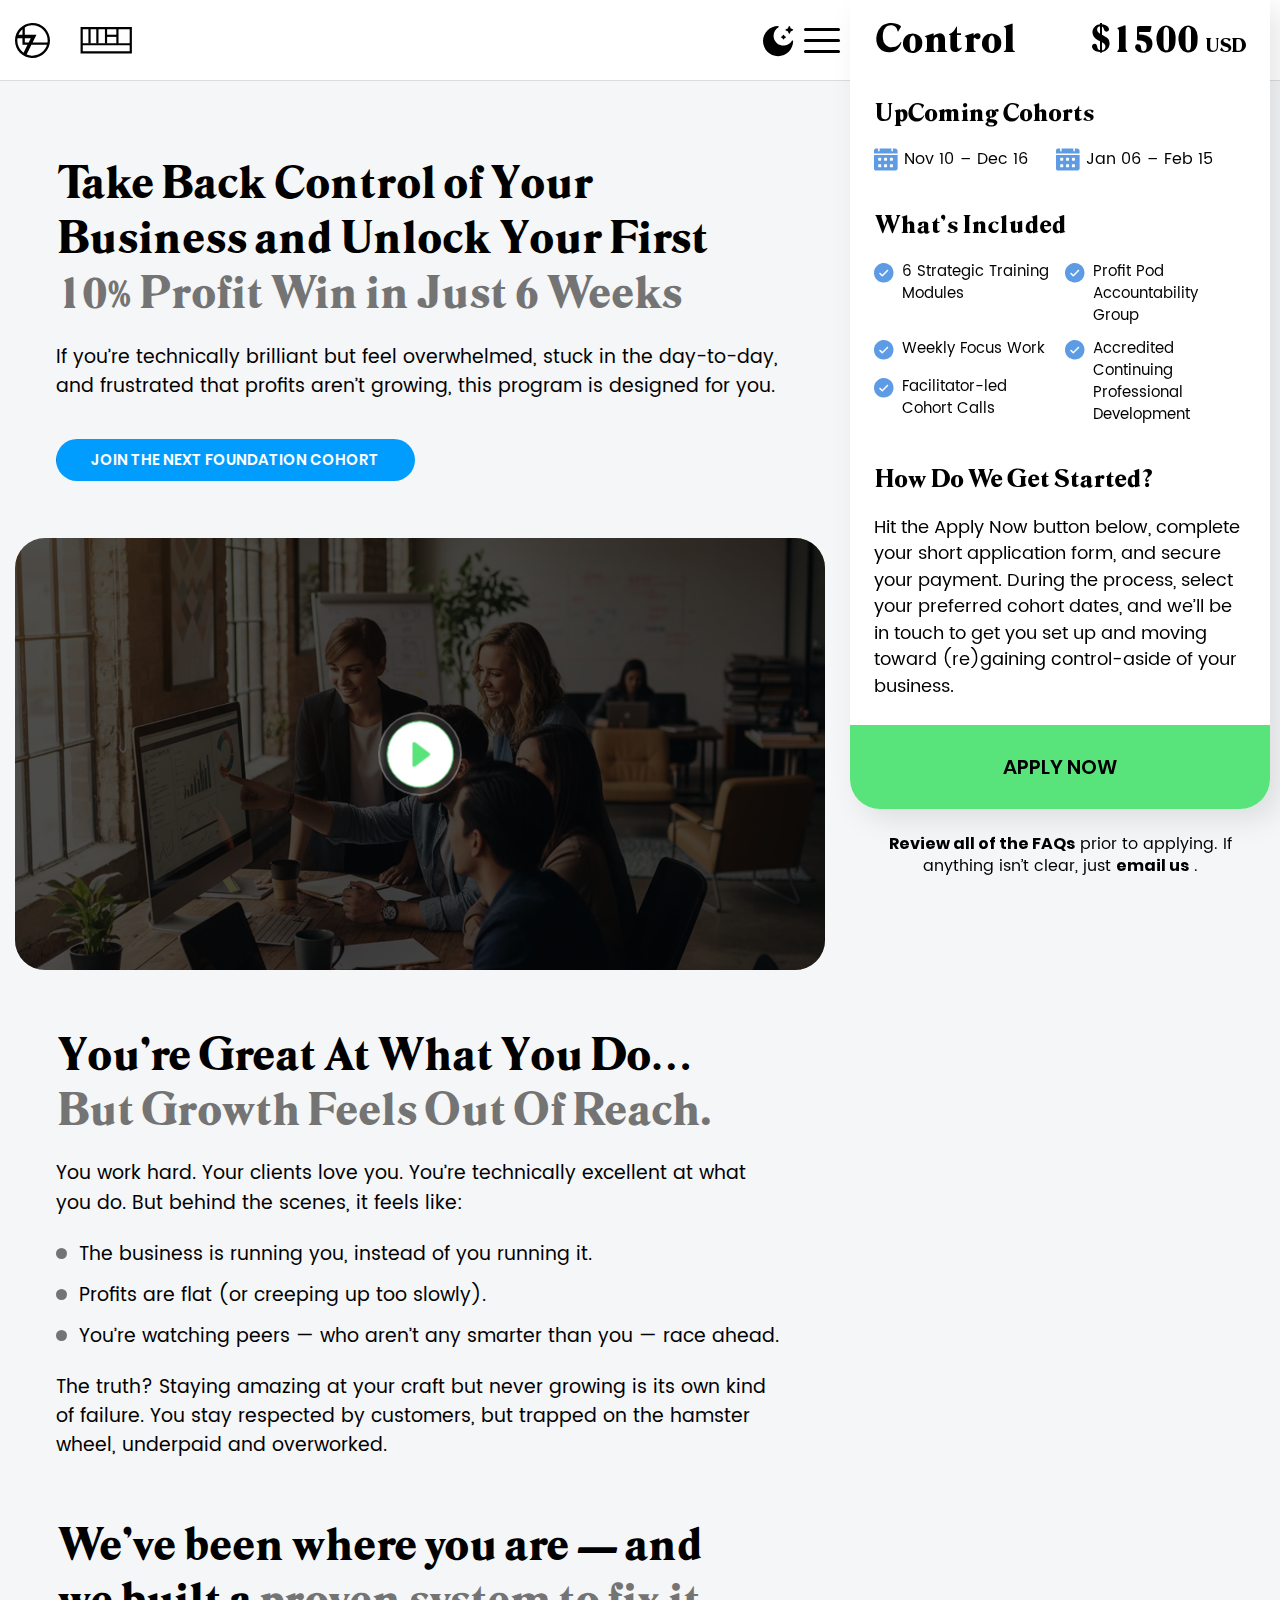
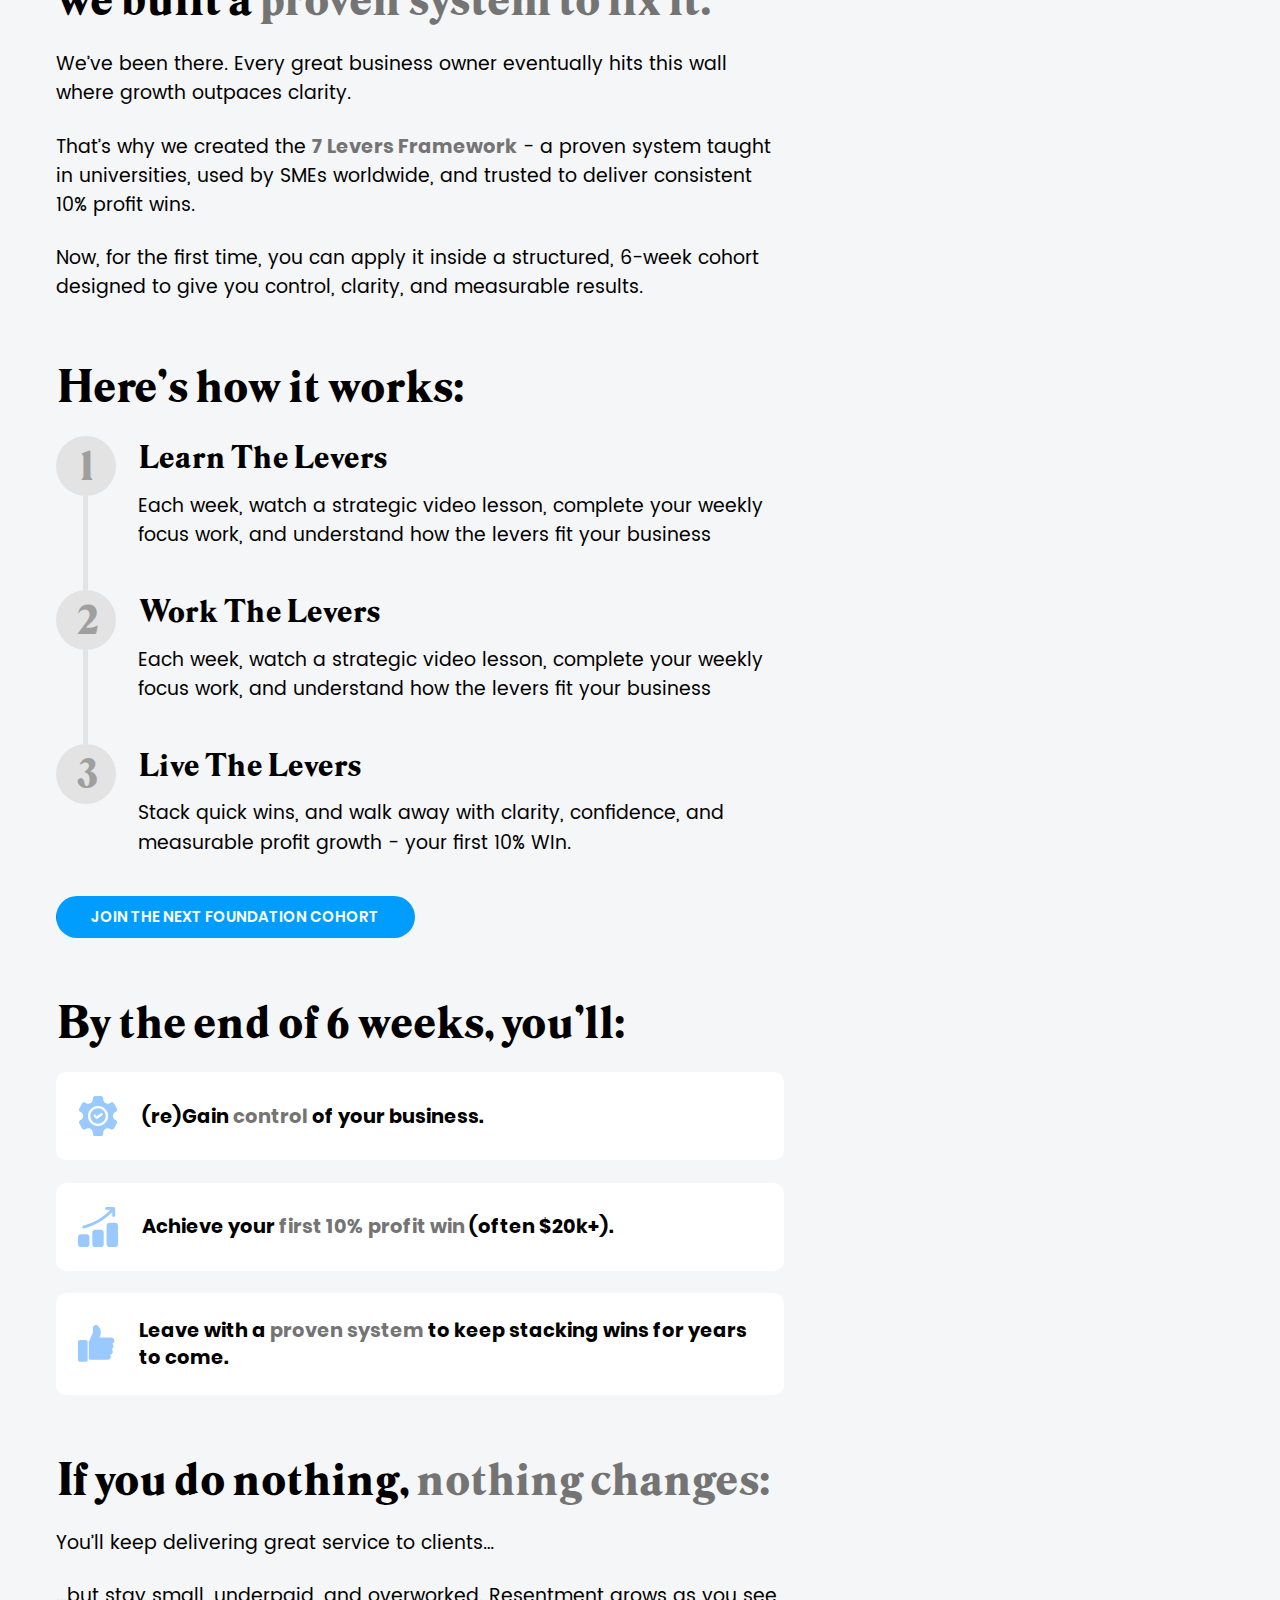
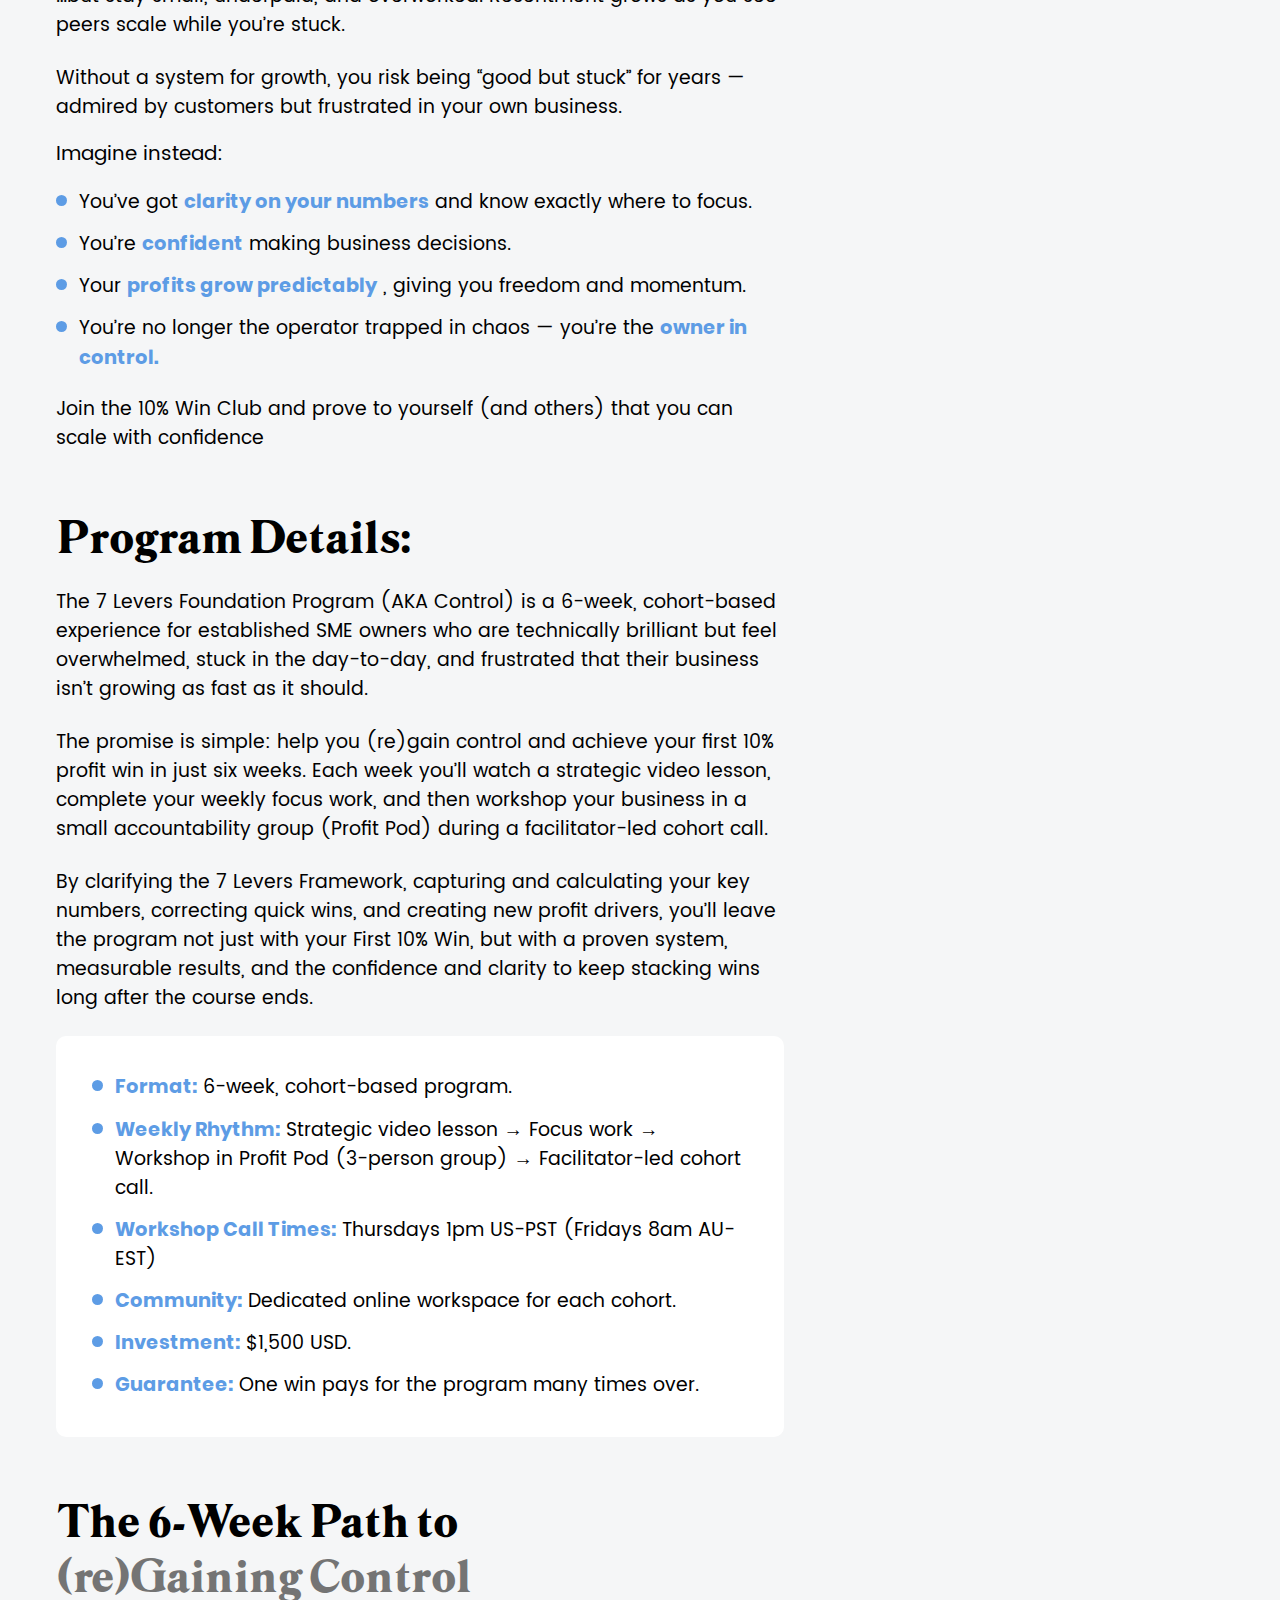
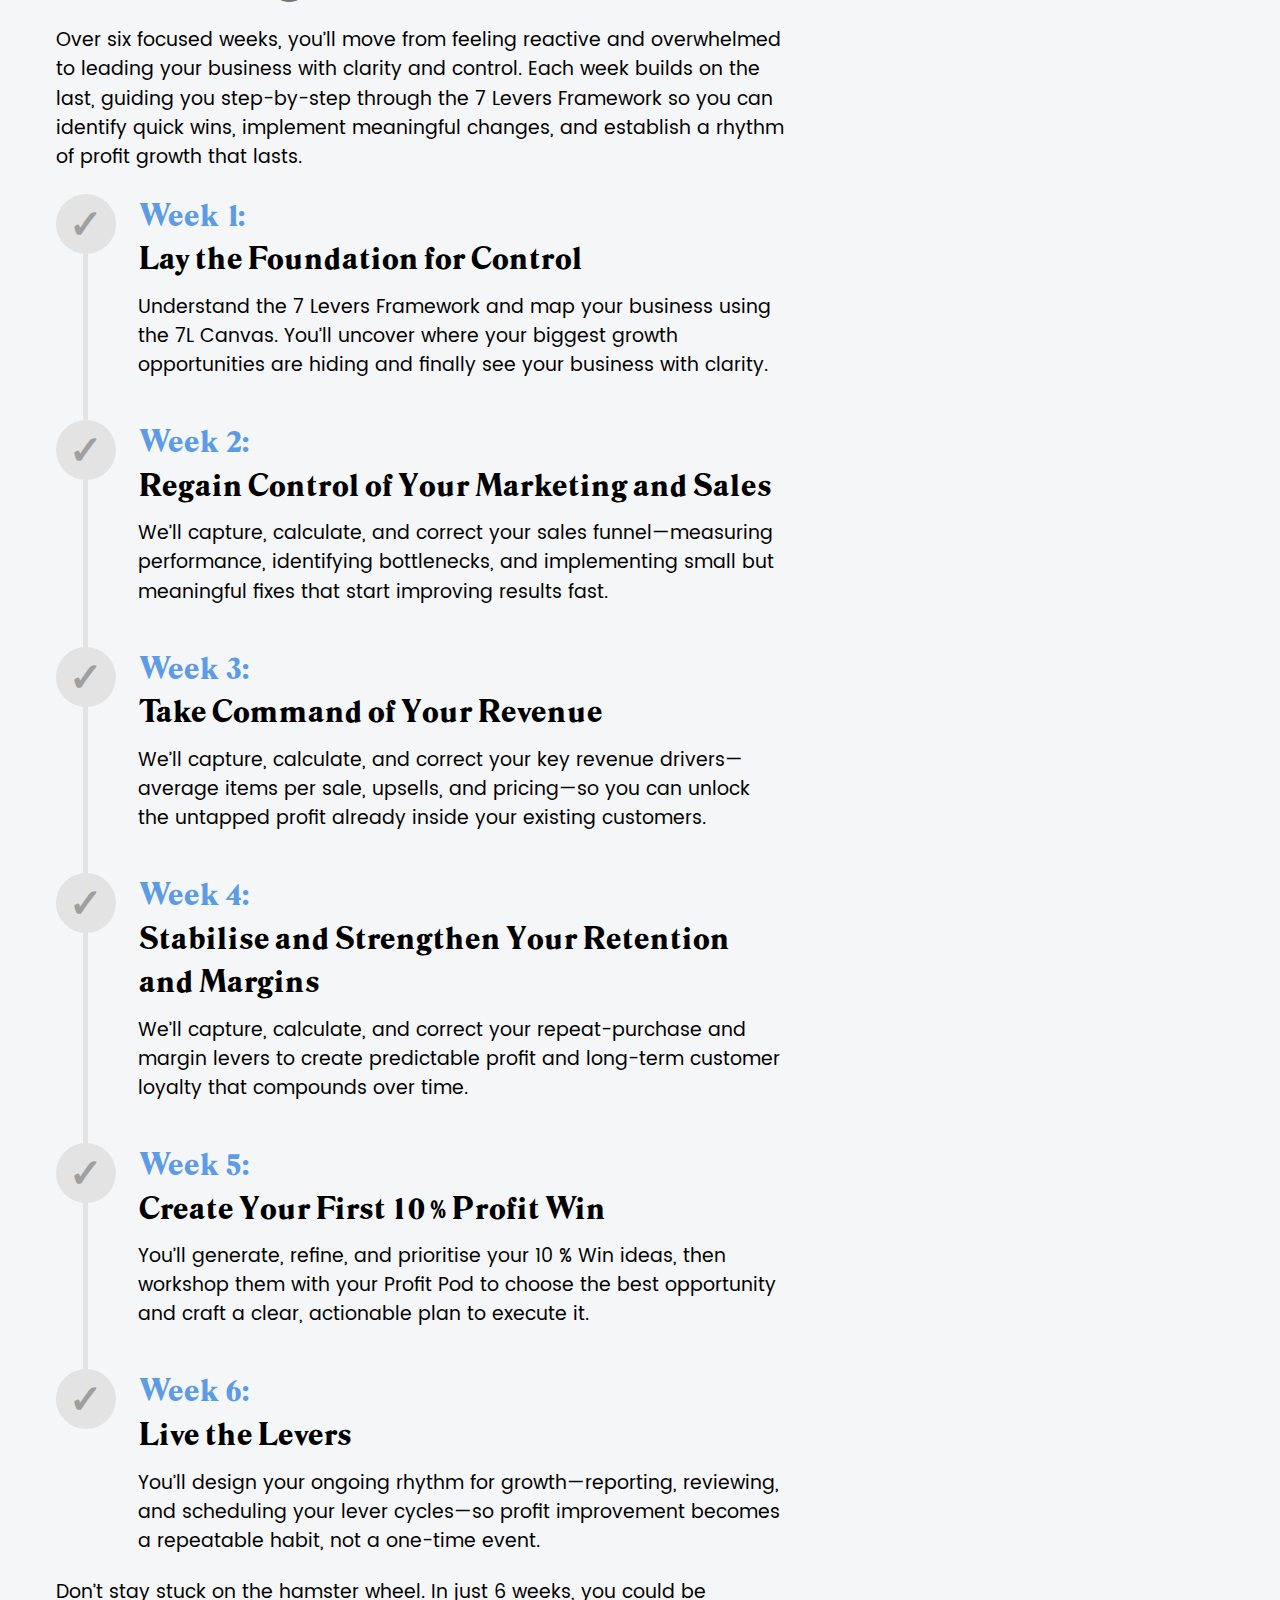
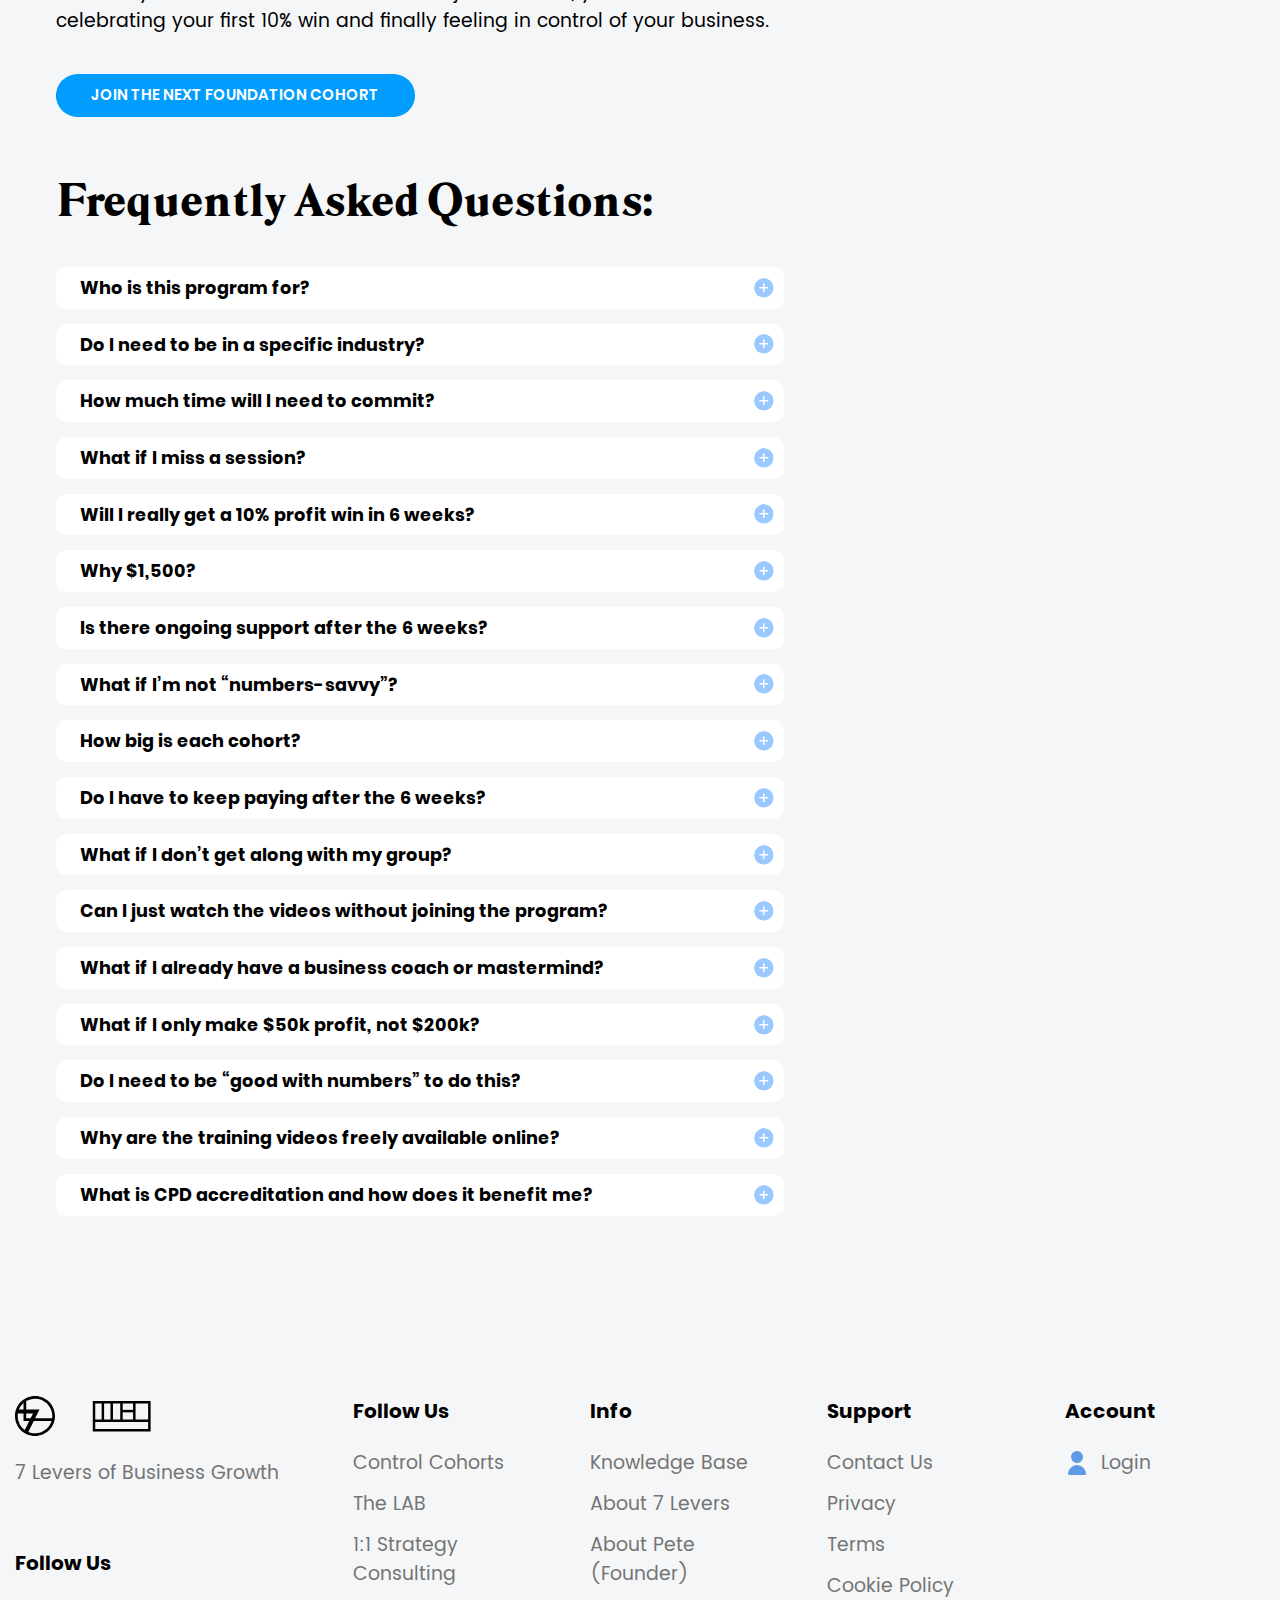
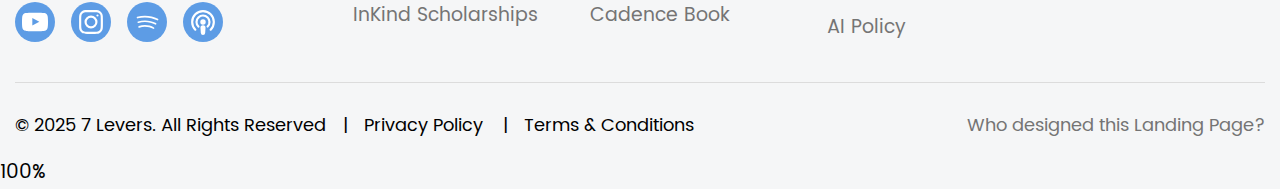
<file: control.html>
<!doctype html>
<html data-fls-darklite="" lang="en">
	<head>
		<meta charset="UTF-8">
		<meta name="viewport" content="width=device-width, initial-scale=1.0">
		<link rel="preload" href="./assets/fonts/Poppins-SemiBold.woff2" as="font" type="font/woff2" crossorigin="anonymous">
		<link rel="preload" href="./assets/fonts/Poppins-Regular.woff2" as="font" type="font/woff2" crossorigin="anonymous">
		<link rel="preload" href="./assets/fonts/Poppins-Medium.woff2" as="font" type="font/woff2" crossorigin="anonymous">
		<link rel="preload" href="./assets/fonts/Poppins-Bold.woff2" as="font" type="font/woff2" crossorigin="anonymous">
		<link rel="preload" href="./assets/fonts/OPTIDanley-Bold.woff2" as="font" type="font/woff2" crossorigin="anonymous">
		<link rel="shortcut icon" href="./assets/img/favicon.ico">
		<meta name="keywords" content="SME owners, profit growth, business control, 10% profit win, 6-week program, 7 Levers Framework, cohort-based, accountability, focus work, strategic video lessons, marketing, sales, revenue, retention, margins, quick wins, measurable results, clarity, confidence, scale business, small business, business coaching, Profit Pod, structured system, profit drivers">
		<meta name="description" content="6-week cohort program for SME owners to regain control, boost profits, and achieve your first 10% profit win. Learn the 7 Levers Framework with video lessons, focus work, and Profit Pod workshops for measurable business growth and confidence.">
		<title>Control Cohorts</title>
		<script type="module" crossorigin="" src="./js/control.min.js?v=1766510397457"></script>
		<link rel="modulepreload" crossorigin="" href="./js/common.min.js?v=1766510397457">
		<link rel="modulepreload" crossorigin="" href="./js/darklite.min.js?v=1766510397457">
		<link rel="modulepreload" crossorigin="" href="./js/popup.min.js?v=1766510397457">
		<link rel="stylesheet" crossorigin="" href="./css/darklite.min.css?v=1766510397457">
		<link rel="stylesheet" crossorigin="" href="./css/popup.min.css?v=1766510397457">
		<link rel="stylesheet" crossorigin="" href="./css/control.min.css?v=1766510397457">
	</head>
	<body>
		<div class="wrapper">
			<div class="inner">
				<div class="inner__main">
					<header data-fls-header="" class="header">
						<div class="header__container">
							<a href="index.html" aria-label="Logotype" class="header__logo logo">
								<img src="./assets/img/logo-1.svg" alt="Circle logotype">
								<img src="./assets/img/logo-2.svg" alt="Rect logotype">
							</a>
							<div class="header__menu menu">
								<nav class="menu__body">
									<ul class="menu__list">
										<li class="menu__item">
											<a href="index.html" class="menu__link">Home</a>
										</li>
										<li class="menu__item">
											<a href="toolkit.html" class="menu__link">Canvas Toolkit</a>
										</li>
										<li class="menu__item">
											<a href="control.html" class="menu__link menu__link--active">Control Cohorts</a>
										</li>
										<li class="menu__item">
											<a href="board.html" class="menu__link">The LAB</a>
										</li>
									</ul>
								</nav>
								<div class="menu__actions">
									<button type="button" data-fls-darklite-set="" aria-label="Theme toggle" class="menu__toggle toggle-theme" id="theme-toggle">
										<svg class="icon icon-sun">
											<use xlink:href="./assets/img/icons/sprite-map.svg#sun-icon"></use>
										</svg>
										<svg class="icon icon-moon">
											<use xlink:href="./assets/img/icons/sprite-map.svg#moon-icon"></use>
										</svg>
									</button>
									<button type="button" aria-label="Menu toggle" data-fls-menu="" class="menu__icon icon-menu">
										<span></span>
									</button>
								</div>
							</div>
						</div>
					</header>
					<main class="page">
						<article data-fls-control="" class="control">
							<div class="control__container">
								<div class="control__small-container">
									<section>
										<h2 class="title title--45 title--opti">
											Take Back Control of Your Business and Unlock Your First
											<br>
											<strong>10% Profit Win in Just 6 Weeks</strong>
										</h2>
										<div class="text">
											<p>
												If you’re technically brilliant but feel overwhelmed, stuck in the day-to-day, and frustrated that profits aren’t growing, this program is designed for you.
											</p>
										</div>
										<a href="#" class="button">
											<span>Join the Next Foundation Cohort</span>
										</a>
									</section>
									<div class="control__video video">
										<picture>
											<source media="(max-width: 600px)" srcset="./assets/img/control/video-preview-600.webp" type="image/webp">
											<source media="(max-width: 1200px)" srcset="./assets/img/control/video-preview-1200.webp" type="image/webp">
											<img alt="Team members engaged in discussion and teamwork at their office desks." src="./assets/img/control/video-preview.webp">
										</picture>
										<button type="button" data-fls-popup-link="popup" aria-label="Open video" data-fls-popup-youtube="aWLAY_fiX0k">
											<svg viewbox="0 0 20 28" fill="currentColor" aria-hidden="true" xmlns="http://www.w3.org/2000/svg">
												<path fill-rule="evenodd" clip-rule="evenodd" d="M3.10613 0.388267C2.81771 0.17195 2.47475 0.0402228 2.11568 0.00784526C1.7566 -0.0245322 1.39561 0.0437193 1.07314 0.204953C0.750676 0.366186 0.479478 0.614031 0.289937 0.920715C0.100395 1.2274 0 1.58081 0 1.94133V25.2373C0 25.5979 0.100395 25.9513 0.289937 26.258C0.479478 26.5646 0.750676 26.8125 1.07314 26.9737C1.39561 27.1349 1.7566 27.2032 2.11568 27.1708C2.47475 27.1384 2.81771 27.0067 3.10613 26.7904L18.6368 15.1424C18.8779 14.9616 19.0736 14.7271 19.2084 14.4575C19.3432 14.188 19.4133 13.8907 19.4133 13.5893C19.4133 13.288 19.3432 12.9907 19.2084 12.7211C19.0736 12.4516 18.8779 12.2171 18.6368 12.0363L3.10613 0.388267Z" fill="#59E37B"></path>
											</svg>
										</button>
									</div>
									<section>
										<h2 class="title title--45 title--opti">
											You’re Great At What You Do…
											<strong>But Growth Feels Out Of Reach.</strong>
										</h2>
										<div class="text">
											<p>
												You work hard. Your clients love you. You’re technically excellent at what you do. But behind the scenes, it feels like:
											</p>
										</div>
										<ul class="unordered-list unordered-list--grey">
											<li>The business is running you, instead of you running it.</li>
											<li>Profits are flat (or creeping up too slowly).</li>
											<li>You’re watching peers — who aren’t any smarter than you — race ahead.</li>
										</ul>
										<div class="text">
											<p>
												The truth? Staying amazing at your craft but never growing is its own kind of failure. You stay respected by customers, but trapped on the hamster wheel, underpaid and overworked.
											</p>
										</div>
									</section>
									<section>
										<h2 class="title title--45 title--opti">
											We’ve been where you are — and we built a
											<strong>proven system to fix it.</strong>
										</h2>
										<div class="text">
											<p>
												We’ve been there. Every great business owner eventually hits this wall where growth outpaces clarity.
											</p>
											<p>
												That’s why we created the
												<strong>7 Levers Framework</strong>
												- a proven system taught in universities, used by SMEs worldwide, and trusted to deliver consistent 10% profit wins.
											</p>
											<p>
												Now, for the first time, you can apply it inside a structured, 6-week cohort designed to give you control, clarity, and measurable results.
											</p>
										</div>
									</section>
									<section>
										<h2 class="title title--45 title--opti">Here’s how it works:</h2>
										<ol class="ordered-list ordered-list--numbered">
											<li>
												<span class="line"></span>
												<h3>Learn The Levers</h3>
												<p>
													Each week, watch a strategic video lesson, complete your weekly focus work, and understand how the levers fit your business
												</p>
											</li>
											<li>
												<span class="line"></span>
												<h3>Work The Levers</h3>
												<p>
													Each week, watch a strategic video lesson, complete your weekly focus work, and understand how the levers fit your business
												</p>
											</li>
											<li class="last">
												<h3>Live The Levers</h3>
												<p>
													Stack quick wins, and walk away with clarity, confidence, and measurable profit growth - your first 10% WIn.
												</p>
											</li>
										</ol>
										<a href="#" class="button">
											<span>Join the Next Foundation Cohort</span>
										</a>
									</section>
									<section>
										<h2 class="title title--45 title--opti">By the end of 6 weeks, you’ll:</h2>
										<ul class="results">
											<li>
												<img src="./assets/img/icons/settings-icon.svg" alt="Settings icon with a checkmark inside, indicating system configuration or preferences">
												<strong>
													(re)Gain
													<span>control</span>
													of your business.
												</strong>
											</li>
											<li>
												<img src="./assets/img/icons/grow-icon.svg" alt="Bar chart icon with upward arrow, representing analytics, performance metrics, or growth">
												<strong>
													Achieve your
													<span>first 10% profit win</span>
													(often $20k+).
												</strong>
											</li>
											<li>
												<img src="./assets/img/icons/like-icon.svg" alt="Thumbs-up icon, symbolizing approval, like, or positive feedback">
												<strong>
													Leave with a
													<span>proven system</span>
													to keep stacking wins for years to come.
												</strong>
											</li>
										</ul>
									</section>
									<section>
										<h2 class="title title--45 title--opti">
											If you do nothing,
											<strong>nothing changes:</strong>
										</h2>
										<div class="text">
											<p>You’ll keep delivering great service to clients…</p>
											<p>
												…but stay small, underpaid, and overworked. Resentment grows as you see peers scale while you’re stuck.
											</p>
											<p>
												Without a system for growth, you risk being “good but stuck” for years — admired by customers but frustrated in your own business.
											</p>
										</div>
										<h3>Imagine instead:</h3>
										<ul class="unordered-list unordered-list--blue">
											<li>
												You’ve got
												<strong>clarity on your numbers</strong>
												and know exactly where to focus.
											</li>
											<li>
												You’re
												<strong>confident</strong>
												making business decisions.
											</li>
											<li>
												Your
												<strong>profits grow predictably</strong>
												, giving you freedom and momentum.
											</li>
											<li>
												You’re no longer the operator trapped in chaos — you’re the
												<strong>owner in control.</strong>
											</li>
										</ul>
										<div class="text">
											<p>
												Join the 10% Win Club and prove to yourself (and others) that you can scale with confidence
											</p>
										</div>
									</section>
									<section>
										<h2 class="title title--45 title--opti">Program Details:</h2>
										<div class="text">
											<p>
												The 7 Levers Foundation Program (AKA Control) is a 6-week, cohort-based experience for established SME owners who are technically brilliant but feel overwhelmed, stuck in the day-to-day, and frustrated that their business isn’t growing as fast as it should.
											</p>
											<p>
												The promise is simple: help you (re)gain control and achieve your first 10% profit win in just six weeks. Each week you’ll watch a strategic video lesson, complete your weekly focus work, and then workshop your business in a small accountability group (Profit Pod) during a facilitator-led cohort call.
											</p>
											<p>
												By clarifying the 7 Levers Framework, capturing and calculating your key numbers, correcting quick wins, and creating new profit drivers, you’ll leave the program not just with your First 10% Win, but with a proven system, measurable results, and the confidence and clarity to keep stacking wins long after the course ends.
											</p>
										</div>
										<ul class="unordered-list unordered-list--blue unordered-list--bg">
											<li>
												<strong>Format:</strong>
												6-week, cohort-based program.
											</li>
											<li>
												<strong>Weekly Rhythm:</strong>
												Strategic video lesson → Focus work → Workshop in Profit Pod (3-person group) → Facilitator-led cohort call.
											</li>
											<li>
												<strong>Workshop Call Times:</strong>
												Thursdays 1pm US-PST (Fridays 8am AU-EST)
											</li>
											<li>
												<strong>Community:</strong>
												Dedicated online workspace for each cohort.
											</li>
											<li>
												<strong>Investment:</strong>
												$1,500 USD.
											</li>
											<li>
												<strong>Guarantee:</strong>
												One win pays for the program many times over.
											</li>
										</ul>
									</section>
									<section>
										<h2 class="title title--45 title--opti">
											The 6-Week Path to
											<strong>(re)Gaining Control</strong>
										</h2>
										<div class="text">
											<p>
												Over six focused weeks, you’ll move from feeling reactive and overwhelmed to leading your business with clarity and control. Each week builds on the last, guiding you step-by-step through the 7 Levers Framework so you can identify quick wins, implement meaningful changes, and establish a rhythm of profit growth that lasts.
											</p>
										</div>
										<ol class="ordered-list ordered-list--checked">
											<li>
												<span class="line"></span>
												<h3>
													<strong>Week 1:</strong>
													Lay the Foundation for Control
												</h3>
												<p>
													Understand the 7 Levers Framework and map your business using the 7L Canvas. You’ll uncover where your biggest growth opportunities are hiding and finally see your business with clarity.
												</p>
											</li>
											<li>
												<span class="line"></span>
												<h3>
													<strong>Week 2:</strong>
													Regain Control of Your Marketing and Sales
												</h3>
												<p>
													We’ll capture, calculate, and correct your sales funnel—measuring performance, identifying bottlenecks, and implementing small but meaningful fixes that start improving results fast.
												</p>
											</li>
											<li>
												<span class="line"></span>
												<h3>
													<strong>Week 3:</strong>
													Take Command of Your Revenue
												</h3>
												<p>
													We’ll capture, calculate, and correct your key revenue drivers—average items per sale, upsells, and pricing—so you can unlock the untapped profit already inside your existing customers.
												</p>
											</li>
											<li>
												<span class="line"></span>
												<h3>
													<strong>Week 4:</strong>
													Stabilise and Strengthen Your Retention and Margins
												</h3>
												<p>
													We’ll capture, calculate, and correct your repeat-purchase and margin levers to create predictable profit and long-term customer loyalty that compounds over time.
												</p>
											</li>
											<li>
												<span class="line"></span>
												<h3>
													<strong>Week 5:</strong>
													Create Your First 10 % Profit Win
												</h3>
												<p>
													You’ll generate, refine, and prioritise your 10 % Win ideas, then workshop them with your Profit Pod to choose the best opportunity and craft a clear, actionable plan to execute it.
												</p>
											</li>
											<li class="last">
												<h3>
													<strong>Week 6:</strong>
													Live the Levers
												</h3>
												<p>
													You’ll design your ongoing rhythm for growth—reporting, reviewing, and scheduling your lever cycles—so profit improvement becomes a repeatable habit, not a one-time event.
												</p>
											</li>
										</ol>
										<div class="text">
											<p>
												Don’t stay stuck on the hamster wheel. In just 6 weeks, you could be celebrating your first 10% win and finally feeling in control of your business.
											</p>
										</div>
										<a href="#" class="button">
											<span>Join the Next Foundation Cohort</span>
										</a>
									</section>
									<section>
										<h2 class="title title--45 title--opti">Frequently Asked Questions:</h2>
										<div data-fls-spollers="" class="spollers">
											<details class="spollers__item">
												<summary class="spollers__title">Who is this program for?</summary>
												<div class="spollers__body">
													<p>
														The Foundation Program is designed for established SME owners who are already profitable (ideally $200k+), but feel stuck in the day-to-day, overwhelmed, and frustrated that growth isn’t coming fast enough. If you want to scale something that already exists, this is for you. (If you’re pre-revenue or just starting up, it’s not a fit yet.)
													</p>
												</div>
											</details>
											<details class="spollers__item">
												<summary class="spollers__title">Do I need to be in a specific industry?</summary>
												<div class="spollers__body">
													<p>
														The Foundation Program is designed for established SME owners who are already profitable (ideally $200k+), but feel stuck in the day-to-day, overwhelmed, and frustrated that growth isn’t coming fast enough. If you want to scale something that already exists, this is for you. (If you’re pre-revenue or just starting up, it’s not a fit yet.)
													</p>
												</div>
											</details>
											<details class="spollers__item">
												<summary class="spollers__title">How much time will I need to commit?</summary>
												<div class="spollers__body">
													<p>
														The Foundation Program is designed for established SME owners who are already profitable (ideally $200k+), but feel stuck in the day-to-day, overwhelmed, and frustrated that growth isn’t coming fast enough. If you want to scale something that already exists, this is for you. (If you’re pre-revenue or just starting up, it’s not a fit yet.)
													</p>
												</div>
											</details>
											<details class="spollers__item">
												<summary class="spollers__title">What if I miss a session?</summary>
												<div class="spollers__body">
													<p>
														The Foundation Program is designed for established SME owners who are already profitable (ideally $200k+), but feel stuck in the day-to-day, overwhelmed, and frustrated that growth isn’t coming fast enough. If you want to scale something that already exists, this is for you. (If you’re pre-revenue or just starting up, it’s not a fit yet.)
													</p>
												</div>
											</details>
											<details class="spollers__item">
												<summary class="spollers__title">Will I really get a 10% profit win in 6 weeks?</summary>
												<div class="spollers__body">
													<p>
														The Foundation Program is designed for established SME owners who are already profitable (ideally $200k+), but feel stuck in the day-to-day, overwhelmed, and frustrated that growth isn’t coming fast enough. If you want to scale something that already exists, this is for you. (If you’re pre-revenue or just starting up, it’s not a fit yet.)
													</p>
												</div>
											</details>
											<details class="spollers__item">
												<summary class="spollers__title">Why $1,500?</summary>
												<div class="spollers__body">
													<p>
														The Foundation Program is designed for established SME owners who are already profitable (ideally $200k+), but feel stuck in the day-to-day, overwhelmed, and frustrated that growth isn’t coming fast enough. If you want to scale something that already exists, this is for you. (If you’re pre-revenue or just starting up, it’s not a fit yet.)
													</p>
												</div>
											</details>
											<details class="spollers__item">
												<summary class="spollers__title">Is there ongoing support after the 6 weeks?</summary>
												<div class="spollers__body">
													<p>
														The Foundation Program is designed for established SME owners who are already profitable (ideally $200k+), but feel stuck in the day-to-day, overwhelmed, and frustrated that growth isn’t coming fast enough. If you want to scale something that already exists, this is for you. (If you’re pre-revenue or just starting up, it’s not a fit yet.)
													</p>
												</div>
											</details>
											<details class="spollers__item">
												<summary class="spollers__title">What if I’m not “numbers-savvy”?</summary>
												<div class="spollers__body">
													<p>
														The Foundation Program is designed for established SME owners who are already profitable (ideally $200k+), but feel stuck in the day-to-day, overwhelmed, and frustrated that growth isn’t coming fast enough. If you want to scale something that already exists, this is for you. (If you’re pre-revenue or just starting up, it’s not a fit yet.)
													</p>
												</div>
											</details>
											<details class="spollers__item">
												<summary class="spollers__title">How big is each cohort?</summary>
												<div class="spollers__body">
													<p>
														The Foundation Program is designed for established SME owners who are already profitable (ideally $200k+), but feel stuck in the day-to-day, overwhelmed, and frustrated that growth isn’t coming fast enough. If you want to scale something that already exists, this is for you. (If you’re pre-revenue or just starting up, it’s not a fit yet.)
													</p>
												</div>
											</details>
											<details class="spollers__item">
												<summary class="spollers__title">Do I have to keep paying after the 6 weeks?</summary>
												<div class="spollers__body">
													<p>
														The Foundation Program is designed for established SME owners who are already profitable (ideally $200k+), but feel stuck in the day-to-day, overwhelmed, and frustrated that growth isn’t coming fast enough. If you want to scale something that already exists, this is for you. (If you’re pre-revenue or just starting up, it’s not a fit yet.)
													</p>
												</div>
											</details>
											<details class="spollers__item">
												<summary class="spollers__title">What if I don’t get along with my group?</summary>
												<div class="spollers__body">
													<p>
														The Foundation Program is designed for established SME owners who are already profitable (ideally $200k+), but feel stuck in the day-to-day, overwhelmed, and frustrated that growth isn’t coming fast enough. If you want to scale something that already exists, this is for you. (If you’re pre-revenue or just starting up, it’s not a fit yet.)
													</p>
												</div>
											</details>
											<details class="spollers__item">
												<summary class="spollers__title">Can I just watch the videos without joining the program?</summary>
												<div class="spollers__body">
													<p>
														The Foundation Program is designed for established SME owners who are already profitable (ideally $200k+), but feel stuck in the day-to-day, overwhelmed, and frustrated that growth isn’t coming fast enough. If you want to scale something that already exists, this is for you. (If you’re pre-revenue or just starting up, it’s not a fit yet.)
													</p>
												</div>
											</details>
											<details class="spollers__item">
												<summary class="spollers__title">What if I already have a business coach or mastermind?</summary>
												<div class="spollers__body">
													<p>
														The Foundation Program is designed for established SME owners who are already profitable (ideally $200k+), but feel stuck in the day-to-day, overwhelmed, and frustrated that growth isn’t coming fast enough. If you want to scale something that already exists, this is for you. (If you’re pre-revenue or just starting up, it’s not a fit yet.)
													</p>
												</div>
											</details>
											<details class="spollers__item">
												<summary class="spollers__title">What if I only make $50k profit, not $200k?</summary>
												<div class="spollers__body">
													<p>
														The Foundation Program is designed for established SME owners who are already profitable (ideally $200k+), but feel stuck in the day-to-day, overwhelmed, and frustrated that growth isn’t coming fast enough. If you want to scale something that already exists, this is for you. (If you’re pre-revenue or just starting up, it’s not a fit yet.)
													</p>
												</div>
											</details>
											<details class="spollers__item">
												<summary class="spollers__title">Do I need to be “good with numbers” to do this?</summary>
												<div class="spollers__body">
													<p>
														The Foundation Program is designed for established SME owners who are already profitable (ideally $200k+), but feel stuck in the day-to-day, overwhelmed, and frustrated that growth isn’t coming fast enough. If you want to scale something that already exists, this is for you. (If you’re pre-revenue or just starting up, it’s not a fit yet.)
													</p>
												</div>
											</details>
											<details class="spollers__item">
												<summary class="spollers__title">Why are the training videos freely available online?</summary>
												<div class="spollers__body">
													<p>
														The Foundation Program is designed for established SME owners who are already profitable (ideally $200k+), but feel stuck in the day-to-day, overwhelmed, and frustrated that growth isn’t coming fast enough. If you want to scale something that already exists, this is for you. (If you’re pre-revenue or just starting up, it’s not a fit yet.)
													</p>
												</div>
											</details>
											<details class="spollers__item">
												<summary class="spollers__title">What is CPD accreditation and how does it benefit me?</summary>
												<div class="spollers__body">
													<p>
														The Foundation Program is designed for established SME owners who are already profitable (ideally $200k+), but feel stuck in the day-to-day, overwhelmed, and frustrated that growth isn’t coming fast enough. If you want to scale something that already exists, this is for you. (If you’re pre-revenue or just starting up, it’s not a fit yet.)
													</p>
												</div>
											</details>
										</div>
									</section>
								</div>
							</div>
							<div data-fls-popup="popup" aria-hidden="true" class="popup">
								<div data-fls-popup-wrapper="" class="popup__wrapper">
									<div data-fls-popup-body="" class="popup__body">
										<button data-fls-popup-close="" type="button" class="popup__close">
											<svg width="23" height="23" viewbox="0 0 23 23" fill="none" xmlns="http://www.w3.org/2000/svg">
												<path opacity="0.850056" d="M1.73333 1.48883L21.5469 21.0288" stroke="#979797" stroke-linecap="square"></path>
												<path opacity="0.850056" d="M21.2667 1.48883L1.45309 21.0288" stroke="#979797" stroke-linecap="square"></path>
											</svg>
										</button>
										<div data-fls-popup-content="" class="popup__text"><!-- Контент --></div>
									</div>
								</div>
							</div>
						</article>
					</main>
				</div>
				<aside data-fls-asidecontrol="" class="aside aside--control">
					<div class="aside__body control-aside">
						<div class="control-aside__head">
							<h1 class="control-aside__title">Control</h1>
							<strong>
								$1500
								<small>USD</small>
							</strong>
						</div>
						<div class="control-aside__content">
							<div class="control-aside__upcoming">
								<h2 class="control-aside__subtitle">UpComing Cohorts</h2>
								<ul class="control-aside__date">
									<li>
										<svg class="icon">
											<use xlink:href="./assets/img/icons/sprite-map.svg#calendar"></use>
										</svg>
										<time datetime="2025-11-10">Nov 10</time>
										–
										<time datetime="2025-12-16">Dec 16</time>
									</li>
									<li>
										<svg class="icon">
											<use xlink:href="./assets/img/icons/sprite-map.svg#calendar"></use>
										</svg>
										<time datetime="2026-01-06">Jan 06</time>
										–
										<time datetime="2026-02-15">Feb 15</time>
									</li>
								</ul>
							</div>
							<div class="control-aside__included">
								<h2 class="control-aside__subtitle">What’s Included</h2>
								<ul class="control-aside__list list">
									<li class="list__item">6 Strategic Training Modules</li>
									<li class="list__item">Profit Pod Accountability Group</li>
									<li class="list__item">Weekly Focus Work</li>
									<li class="list__item">Accredited Continuing Professional Development</li>
									<li class="list__item">Facilitator-led Cohort Calls</li>
								</ul>
							</div>
							<div class="control-aside__details">
								<h2 class="control-aside__subtitle">How Do We Get Started?</h2>
								<div class="text">
									<p>
										Hit the
										<a href="#">Apply Now</a>
										button below, complete your short application form, and secure your payment. During the process, select your preferred cohort dates, and we’ll be in touch to get you set up and moving toward (re)gaining control-aside of your business.
									</p>
								</div>
							</div>
						</div>
						<a href="#" class="control-aside__button">Apply Now</a>
					</div>
					<div class="aside__additional">
						<p>
							<a href="#">Review all of the FAQs</a>
							prior to applying. If anything isn’t clear, just
							<a href="#">email us</a>
							.
						</p>
					</div>
				</aside>
			</div>
			<footer data-fls-footer="" class="footer">
				<div class="footer__container">
					<div class="footer__body">
						<ul class="footer__list">
							<li class="footer__item">
								<div class="footer__logo logo">
									<img src="./assets/img/logo-1.svg" alt="Circle logotype">
									<img src="./assets/img/logo-2.svg" alt="Rect logotype">
								</div>
								<p class="footer__text">7 Levers of Business Growth</p>
								<div class="footer__socials socials">
									<h4>Follow Us</h4>
									<ul class="socials__list">
										<li class="socials__item">
											<a href="#" aria-label="Go to YouTube" class="socials__link">
												<svg class="icon">
													<use xlink:href="./assets/img/icons/sprite-map.svg#socials-youtube"></use>
												</svg>
											</a>
										</li>
										<li class="socials__item">
											<a href="#" aria-label="Go to Instagram" class="socials__link">
												<svg class="icon">
													<use xlink:href="./assets/img/icons/sprite-map.svg#socials-instagram"></use>
												</svg>
											</a>
										</li>
										<li class="socials__item">
											<a href="#" aria-label="Go to Spotify" class="socials__link">
												<svg class="icon">
													<use xlink:href="./assets/img/icons/sprite-map.svg#socials-spotify"></use>
												</svg>
											</a>
										</li>
										<li class="socials__item">
											<a href="#" aria-label="Go to Podcast" class="socials__link">
												<svg class="icon">
													<use xlink:href="./assets/img/icons/sprite-map.svg#socials-podcast"></use>
												</svg>
											</a>
										</li>
									</ul>
								</div>
							</li>
							<li class="footer__item">
								<h4 class="footer__title">Follow Us</h4>
								<ul class="footer__links">
									<li class="footer__link">
										<a href="#">Control Cohorts</a>
									</li>
									<li class="footer__link">
										<a href="#">The LAB</a>
									</li>
									<li class="footer__link">
										<a href="#">1:1 Strategy Consulting</a>
									</li>
									<li class="footer__link">
										<a href="#">InKind Scholarships</a>
									</li>
								</ul>
							</li>
							<li class="footer__item">
								<h4 class="footer__title">Info</h4>
								<ul class="footer__links">
									<li class="footer__link">
										<a href="#">Knowledge Base</a>
									</li>
									<li class="footer__link">
										<a href="#">About 7 Levers</a>
									</li>
									<li class="footer__link">
										<a href="#">About Pete (Founder)</a>
									</li>
									<li class="footer__link">
										<a href="#">Cadence Book</a>
									</li>
								</ul>
							</li>
							<li class="footer__item">
								<h4 class="footer__title">Support</h4>
								<ul class="footer__links">
									<li class="footer__link">
										<a href="#">Contact Us</a>
									</li>
									<li class="footer__link">
										<a href="#">Privacy</a>
									</li>
									<li class="footer__link">
										<a href="#">Terms</a>
									</li>
									<li class="footer__link">
										<a href="#">Cookie Policy</a>
									</li>
									<li class="footer__link">
										<a href="#">AI Policy</a>
									</li>
								</ul>
							</li>
							<li class="footer__item">
								<h4 class="footer__title">Account</h4>
								<a href="#" class="footer__link footer__link--login">
									<svg class="icon">
										<use xlink:href="./assets/img/icons/sprite-map.svg#user-icon"></use>
									</svg>
									Login
								</a>
							</li>
						</ul>
					</div>
					<div class="footer__copy copy-footer">
						<div class="copy-footer__info">
							<p>© 2025 7 Levers. All Rights Reserved</p>
							<p>
								<a href="#">Privacy Policy</a>
								<a href="#">Terms & Conditions</a>
							</p>
						</div>
						<p>Who designed this Landing Page?</p>
					</div>
				</div>
			</footer>
		</div>
	</body>
</html>
</file>
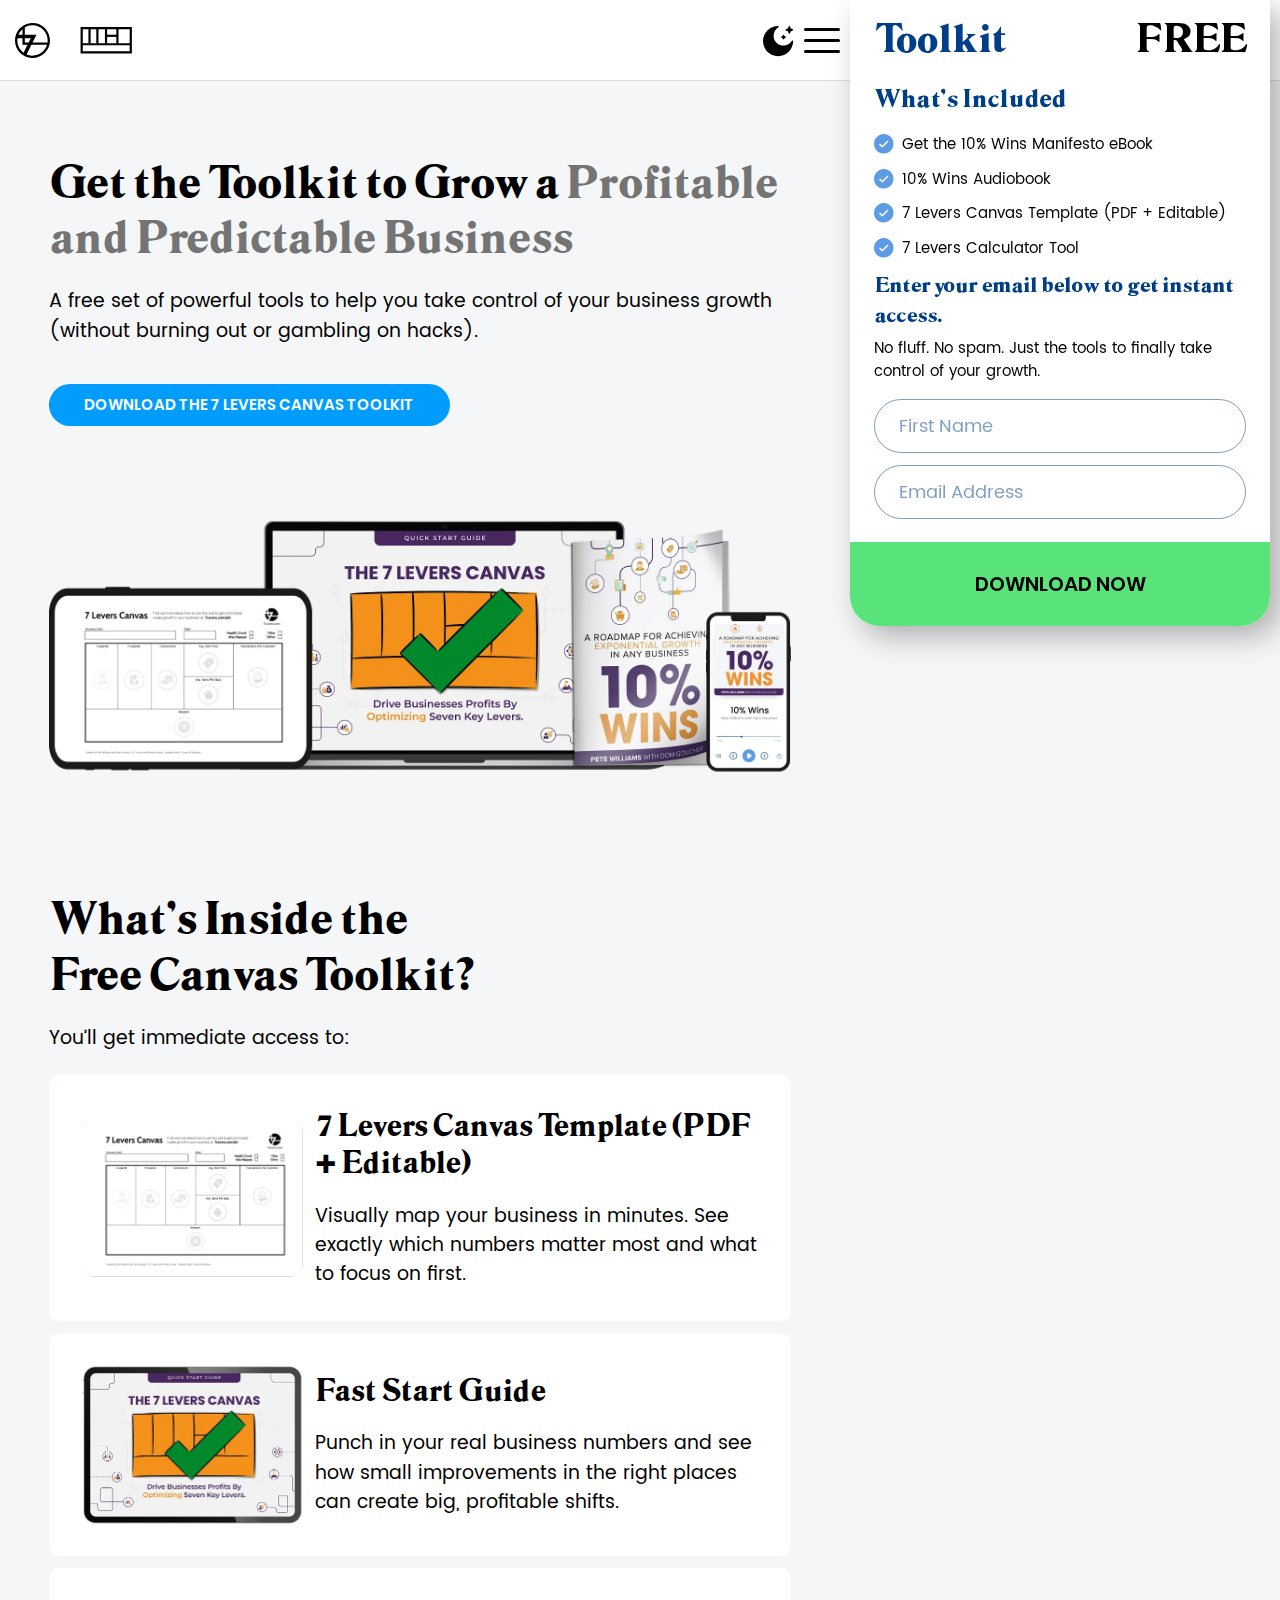
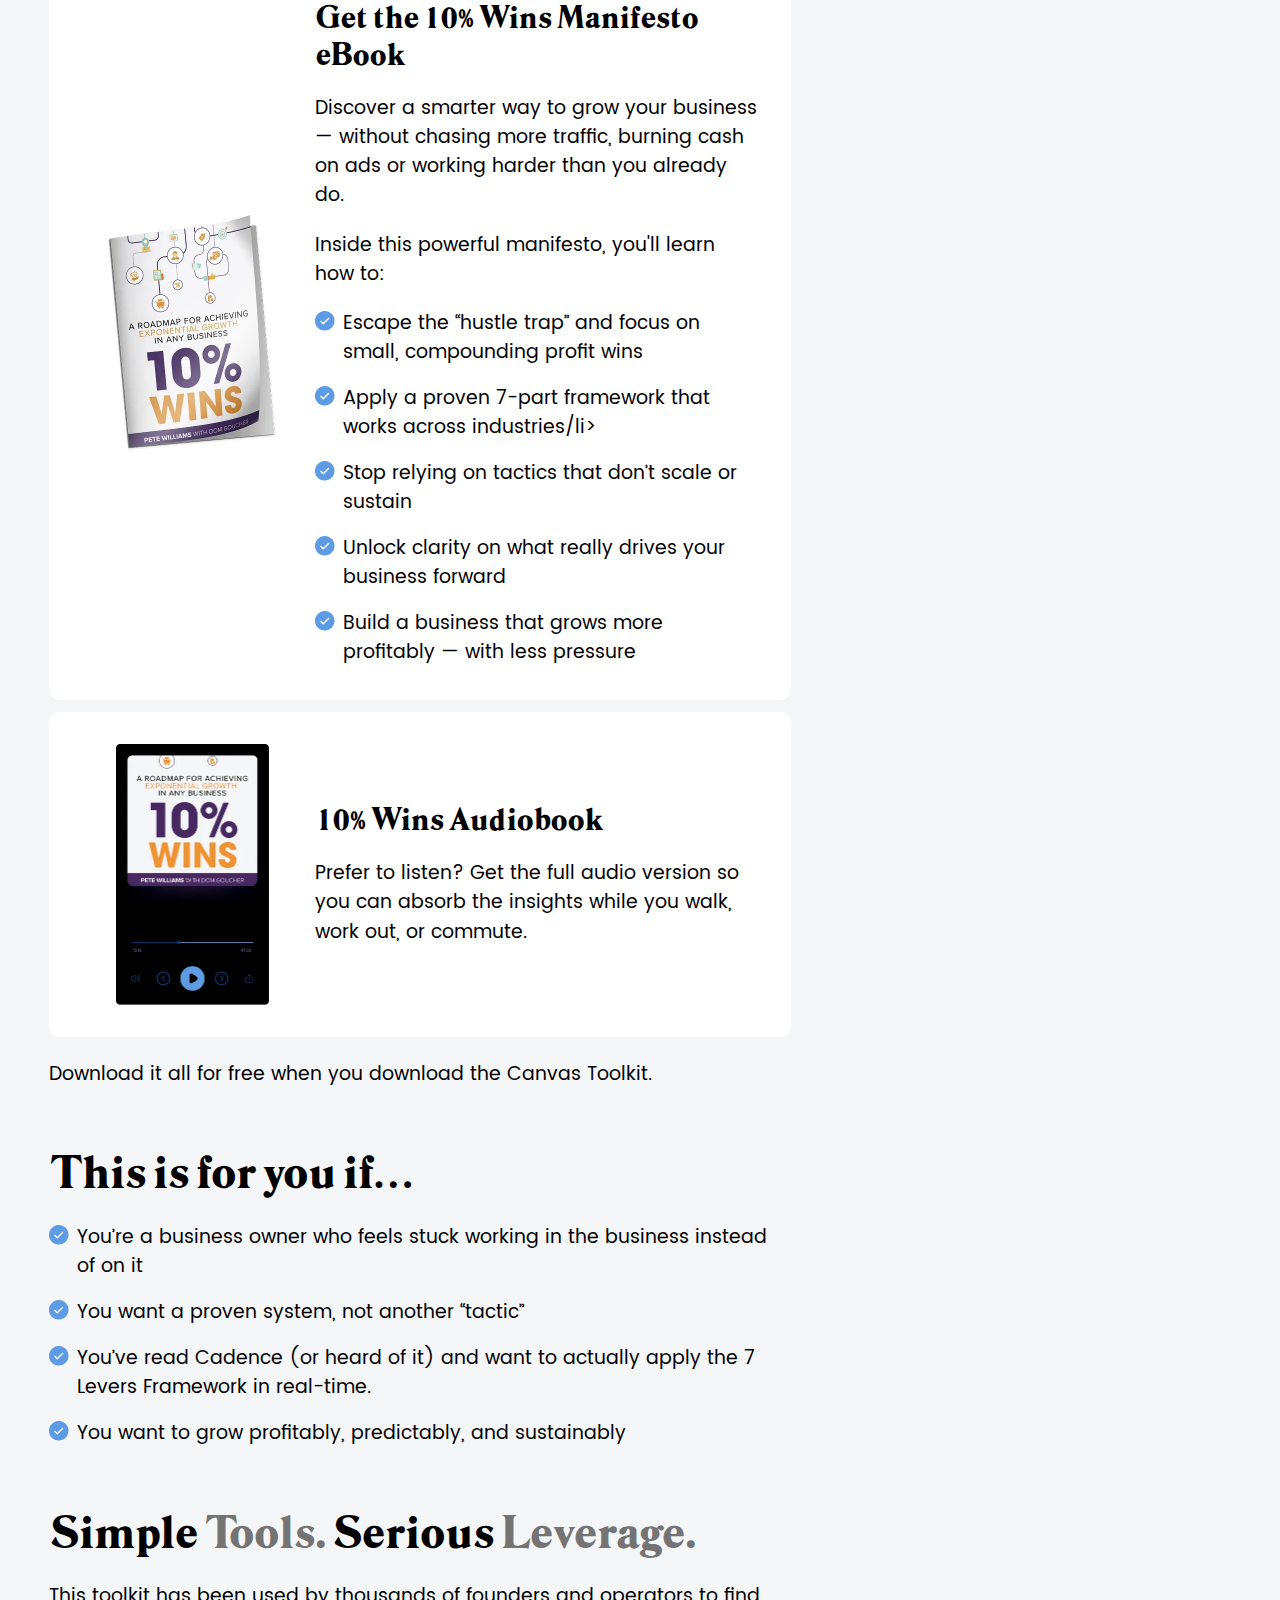
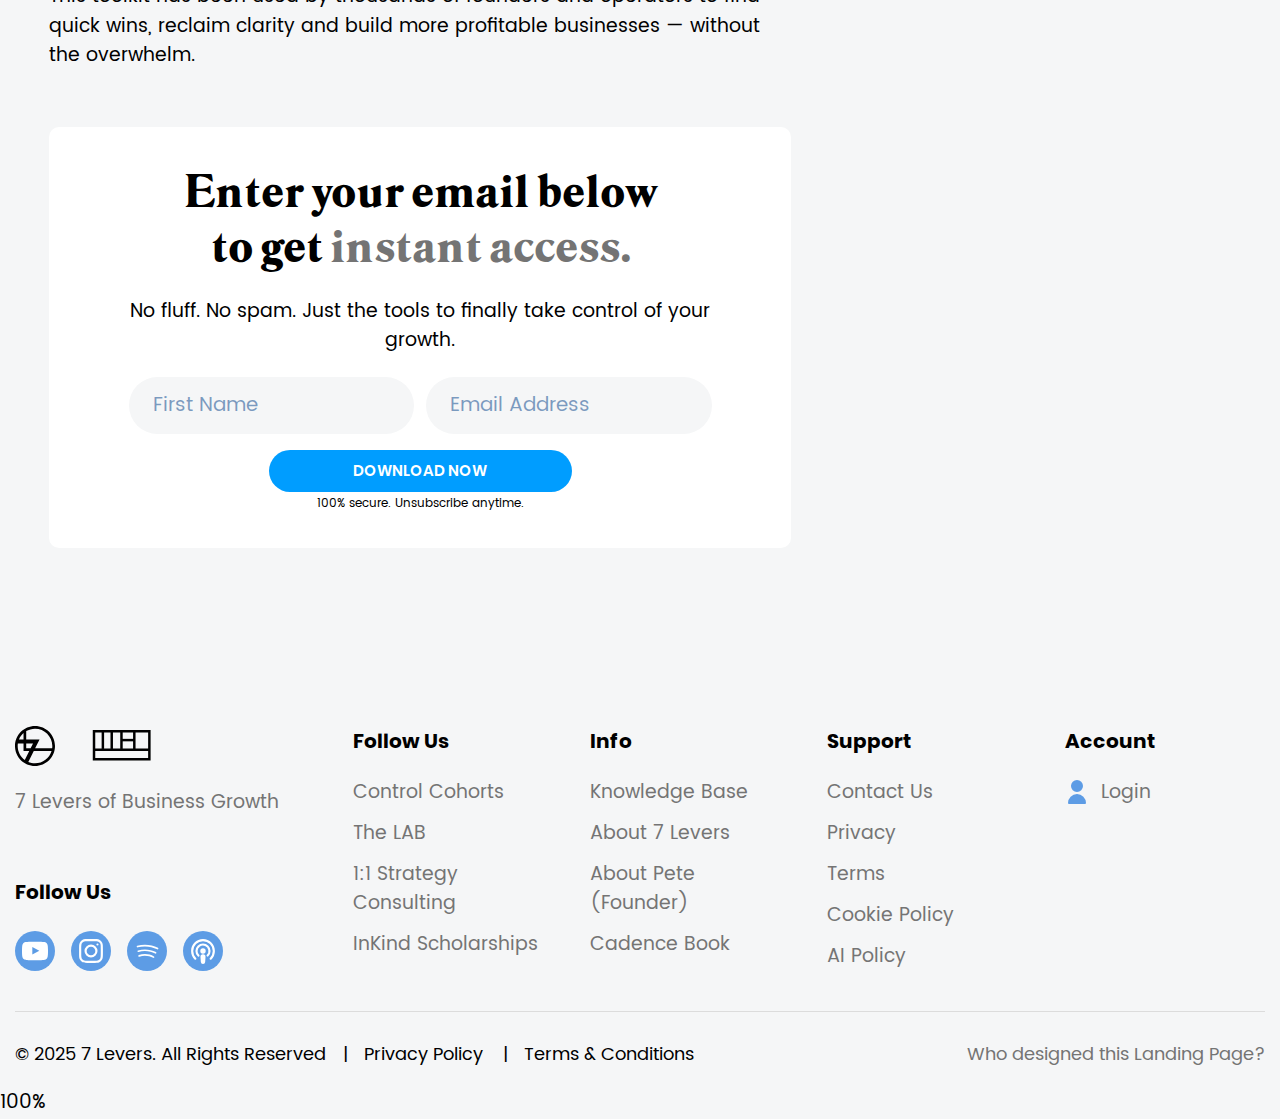
<file: toolkit.html>
<!doctype html>
<html data-fls-darklite="" lang="en">
	<head>
		<meta charset="UTF-8">
		<meta name="viewport" content="width=device-width, initial-scale=1.0">
		<link rel="preload" href="./assets/fonts/Poppins-SemiBold.woff2" as="font" type="font/woff2" crossorigin="anonymous">
		<link rel="preload" href="./assets/fonts/Poppins-Regular.woff2" as="font" type="font/woff2" crossorigin="anonymous">
		<link rel="preload" href="./assets/fonts/Poppins-Medium.woff2" as="font" type="font/woff2" crossorigin="anonymous">
		<link rel="preload" href="./assets/fonts/Poppins-Bold.woff2" as="font" type="font/woff2" crossorigin="anonymous">
		<link rel="preload" href="./assets/fonts/OPTIDanley-Bold.woff2" as="font" type="font/woff2" crossorigin="anonymous">
		<link rel="shortcut icon" href="./assets/img/favicon.ico">
		<meta name="keywords" content="7 Levers Canvas Toolkit, free business tools, profitable business growth, predictable growth, 7 Levers Framework, 10% Wins Manifesto, fast start guide, business clarity, small business toolkit, profit improvement, business strategy tools, downloadable PDF, editable template, audiobook, founders toolkit, small business profit, business owner support">
		<meta name="description" content="Get the free 7 Levers Canvas Toolkit with templates, guides, manifesto, and audiobook to grow a profitable, predictable, and sustainable business.">
		<title>Canvas Toolkit</title>
		<script type="module" crossorigin="" src="./js/toolkit.min.js?v=1766510397455"></script>
		<link rel="modulepreload" crossorigin="" href="./js/common.min.js?v=1766510397455">
		<link rel="modulepreload" crossorigin="" href="./js/darklite.min.js?v=1766510397455">
		<link rel="modulepreload" crossorigin="" href="./js/popup.min.js?v=1766510397455">
		<link rel="stylesheet" crossorigin="" href="./css/darklite.min.css?v=1766510397455">
		<link rel="stylesheet" crossorigin="" href="./css/popup.min.css?v=1766510397455">
		<link rel="stylesheet" crossorigin="" href="./css/toolkit.min.css?v=1766510397455">
	</head>
	<body>
		<div class="wrapper">
			<div class="inner">
				<div class="inner__main">
					<header data-fls-header="" class="header">
						<div class="header__container">
							<a href="index.html" aria-label="Logotype" class="header__logo logo">
								<img src="./assets/img/logo-1.svg" alt="Circle logotype">
								<img src="./assets/img/logo-2.svg" alt="Rect logotype">
							</a>
							<div class="header__menu menu">
								<nav class="menu__body">
									<ul class="menu__list">
										<li class="menu__item">
											<a href="index.html" class="menu__link">Home</a>
										</li>
										<li class="menu__item">
											<a href="toolkit.html" class="menu__link menu__link--active">Canvas Toolkit</a>
										</li>
										<li class="menu__item">
											<a href="control.html" class="menu__link">Control Cohorts</a>
										</li>
										<li class="menu__item">
											<a href="board.html" class="menu__link">The LAB</a>
										</li>
									</ul>
								</nav>
								<div class="menu__actions">
									<button type="button" data-fls-darklite-set="" aria-label="Theme toggle" class="menu__toggle toggle-theme" id="theme-toggle">
										<svg class="icon icon-sun">
											<use xlink:href="./assets/img/icons/sprite-map.svg#sun-icon"></use>
										</svg>
										<svg class="icon icon-moon">
											<use xlink:href="./assets/img/icons/sprite-map.svg#moon-icon"></use>
										</svg>
									</button>
									<button type="button" aria-label="Menu toggle" data-fls-menu="" class="menu__icon icon-menu">
										<span></span>
									</button>
								</div>
							</div>
						</div>
					</header>
					<main class="page">
						<article data-fls-toolkit="" class="toolkit">
							<div class="toolkit__container">
								<div class="toolkit__small-container">
									<section>
										<h2 class="title title--45 title--opti">
											Get the Toolkit to Grow a
											<strong>Profitable and Predictable Business</strong>
										</h2>
										<div class="text">
											<p>
												A free set of powerful tools to help you take control of your business growth (without burning out or gambling on hacks).
											</p>
										</div>
										<a href="#" class="button">
											<span>Download the 7 Levers Canvas Toolkit</span>
										</a>
										<div class="toolkit__images">
											<picture>
												<source media="(max-width: 600px)" srcset="./assets/img/toolkit/hero/toolkit-images-600.webp" type="image/webp">
												<source media="(max-width: 1200px)" srcset="./assets/img/toolkit/hero/toolkit-images-1200.webp" type="image/webp">
												<img alt="Collection of powerful tools to help you take control of your business growth." src="./assets/img/toolkit/hero/toolkit-images.webp">
											</picture>
										</div>
									</section>
									<section>
										<h2 class="title title--45 title--opti">What’s Inside the Free Canvas Toolkit?</h2>
										<div class="text">
											<p>You’ll get immediate access to:</p>
										</div>
										<ul class="toolkit__content">
											<li>
												<picture>
													<img alt="Screenshot displaying the 7 levels canvas, showcasing various stages of the project layout." src="./assets/img/toolkit/content/canvas-tmpl.webp">
												</picture>
												<div>
													<h3>7 Levers Canvas Template (PDF + Editable)</h3>
													<p>
														Visually map your business in minutes. See exactly which numbers matter most and what to focus on first.
													</p>
												</div>
											</li>
											<li>
												<picture>
													<img alt="&quot;The 7 Levers Canvas&quot; ebook cover." src="./assets/img/toolkit/content/start-guide.webp">
												</picture>
												<div>
													<h3>Fast Start Guide</h3>
													<p>
														Punch in your real business numbers and see how small improvements in the right places can create big, profitable shifts.
													</p>
												</div>
											</li>
											<li>
												<picture>
													<img alt="Book cover for &quot;A Roadmap for Achieving Exponential Growth in Any Business&quot;." src="./assets/img/toolkit/content/roadmap.webp">
												</picture>
												<div>
													<h3>Get the 10% Wins Manifesto eBook</h3>
													<p>
														Discover a smarter way to grow your business — without chasing more traffic, burning cash on ads or working harder than you already do.
													</p>
													<p>Inside this powerful manifesto, you'll learn how to:</p>
													<ul class="list">
														<li class="list__item">Escape the “hustle trap” and focus on small, compounding profit wins</li>
														<li class="list__item">Apply a proven 7-part framework that works across industries/li></li>
														<li class="list__item">Stop relying on tactics that don’t scale or sustain</li>
														<li class="list__item">Unlock clarity on what really drives your business forward</li>
														<li class="list__item">Build a business that grows more profitably — with less pressure</li>
													</ul>
												</div>
											</li>
											<li>
												<picture>
													<img alt="Visual featuring the phrase &quot;10% Wins&quot;, highlighting success in a competitive context." src="./assets/img/toolkit/content/audiobook.webp">
												</picture>
												<div>
													<h3>10% Wins Audiobook</h3>
													<p>
														Prefer to listen? Get the full audio version so you can absorb the insights while you walk, work out, or commute.
													</p>
												</div>
											</li>
										</ul>
										<div class="text">
											<p>Download it all for free when you download the Canvas Toolkit.</p>
										</div>
									</section>
									<section>
										<h2 class="title title--45 title--opti">This is for you if…</h2>
										<ul class="list">
											<li class="list__item">
												You’re a business owner who feels stuck working in the business instead of on it
											</li>
											<li class="list__item">You want a proven system, not another “tactic”</li>
											<li class="list__item">
												You’ve read Cadence (or heard of it) and want to actually apply the 7 Levers Framework in real-time.
											</li>
											<li class="list__item">You want to grow profitably, predictably, and sustainably</li>
										</ul>
									</section>
									<section>
										<h2 class="title title--45 title--opti">
											Simple
											<strong>Tools.</strong>
											Serious
											<strong>Leverage.</strong>
										</h2>
										<div class="text">
											<p>
												This toolkit has been used by thousands of founders and operators to find quick wins, reclaim clarity and build more profitable businesses — without the overwhelm.
											</p>
										</div>
									</section>
									<section class="toolkit__form">
										<h2 class="title title--45 title--opti">
											Enter your email below to get
											<strong>instant access.</strong>
										</h2>
										<div class="text">
											<p>No fluff. No spam. Just the tools to finally take control of your growth.</p>
										</div>
										<form class="form-toolkit" data-fls-form="ajax" data-fls-form-popup="popup" method="POST" action="php/sendmail">
											<div class="form-toolkit__inputs">
												<input type="text" required name="form[name]" data-fls-form-validatenow="" data-fls-form-errtext="Please enter a valid name and email address." placeholder="First Name" class="form-toolkit__input" aria-label="First Name">
												<input type="email" required name="form[email]" data-fls-form-validatenow="" data-fls-form-errtext="Please enter a valid name and email address." placeholder="Email Address" class="form-toolkit__input" aria-label="Email Address">
											</div>
											<button type="submit" class="form-toolkit__button button">
												<span>Download now</span>
											</button>
											<p class="form-toolkit__info">100% secure. Unsubscribe anytime.</p>
										</form>
									</section>
								</div>
							</div>
							<div data-fls-popup="popup" aria-hidden="true" class="popup">
								<div data-fls-popup-wrapper="" class="popup__wrapper">
									<div data-fls-popup-body="" class="popup__body">
										<button data-fls-popup-close="" type="button" class="popup__close">
											<svg width="23" height="23" viewbox="0 0 23 23" fill="none" xmlns="http://www.w3.org/2000/svg">
												<path opacity="0.850056" d="M1.73333 1.48883L21.5469 21.0288" stroke="#979797" stroke-linecap="square"></path>
												<path opacity="0.850056" d="M21.2667 1.48883L1.45309 21.0288" stroke="#979797" stroke-linecap="square"></path>
											</svg>
										</button>
										<div data-fls-popup-content="" class="popup__text"><!-- Контент --></div>
									</div>
								</div>
							</div>
						</article>
					</main>
				</div>
				<aside data-fls-asidetoolkit="" class="aside aside--toolkit">
					<div class="aside__body toolkit-aside">
						<div class="toolkit-aside__head">
							<h1 class="toolkit-aside__title">Toolkit</h1>
							<strong>FREE</strong>
						</div>
						<div class="toolkit-aside__content">
							<div class="toolkit-aside__included">
								<h2 class="toolkit-aside__subtitle">What’s Included</h2>
								<ul class="toolkit-aside__list list">
									<li class="list__item">Get the 10% Wins Manifesto eBook</li>
									<li class="list__item">10% Wins Audiobook</li>
									<li class="list__item">7 Levers Canvas Template (PDF + Editable)</li>
									<li class="list__item">7 Levers Calculator Tool</li>
								</ul>
							</div>
						</div>
						<div class="toolkit-aside__form form-aside">
							<div class="form-aside__info">
								<strong>Enter your email below to get instant access.</strong>
								<p>No fluff. No spam. Just the tools to finally take control of your growth.</p>
							</div>
							<form class="form-aside__form" data-fls-form="ajax" data-fls-form-popup="popup" method="POST" action="php/sendmail">
								<div class="form-aside__inputs">
									<input type="text" required name="form[name]" data-fls-form-validatenow="" data-fls-form-errtext="Please enter a valid name and email address." placeholder="First Name" class="form-aside__input" aria-label="First Name">
									<input type="email" required name="form[email]" data-fls-form-validatenow="" data-fls-form-errtext="Please enter a valid name and email address." placeholder="Email Address" class="form-aside__input" aria-label="Email Address">
								</div>
								<button type="submit" class="form-aside__button">
									<span>Download now</span>
								</button>
							</form>
						</div>
					</div>
				</aside>
			</div>
			<footer data-fls-footer="" class="footer">
				<div class="footer__container">
					<div class="footer__body">
						<ul class="footer__list">
							<li class="footer__item">
								<div class="footer__logo logo">
									<img src="./assets/img/logo-1.svg" alt="Circle logotype">
									<img src="./assets/img/logo-2.svg" alt="Rect logotype">
								</div>
								<p class="footer__text">7 Levers of Business Growth</p>
								<div class="footer__socials socials">
									<h4>Follow Us</h4>
									<ul class="socials__list">
										<li class="socials__item">
											<a href="#" aria-label="Go to YouTube" class="socials__link">
												<svg class="icon">
													<use xlink:href="./assets/img/icons/sprite-map.svg#socials-youtube"></use>
												</svg>
											</a>
										</li>
										<li class="socials__item">
											<a href="#" aria-label="Go to Instagram" class="socials__link">
												<svg class="icon">
													<use xlink:href="./assets/img/icons/sprite-map.svg#socials-instagram"></use>
												</svg>
											</a>
										</li>
										<li class="socials__item">
											<a href="#" aria-label="Go to Spotify" class="socials__link">
												<svg class="icon">
													<use xlink:href="./assets/img/icons/sprite-map.svg#socials-spotify"></use>
												</svg>
											</a>
										</li>
										<li class="socials__item">
											<a href="#" aria-label="Go to Podcast" class="socials__link">
												<svg class="icon">
													<use xlink:href="./assets/img/icons/sprite-map.svg#socials-podcast"></use>
												</svg>
											</a>
										</li>
									</ul>
								</div>
							</li>
							<li class="footer__item">
								<h4 class="footer__title">Follow Us</h4>
								<ul class="footer__links">
									<li class="footer__link">
										<a href="#">Control Cohorts</a>
									</li>
									<li class="footer__link">
										<a href="#">The LAB</a>
									</li>
									<li class="footer__link">
										<a href="#">1:1 Strategy Consulting</a>
									</li>
									<li class="footer__link">
										<a href="#">InKind Scholarships</a>
									</li>
								</ul>
							</li>
							<li class="footer__item">
								<h4 class="footer__title">Info</h4>
								<ul class="footer__links">
									<li class="footer__link">
										<a href="#">Knowledge Base</a>
									</li>
									<li class="footer__link">
										<a href="#">About 7 Levers</a>
									</li>
									<li class="footer__link">
										<a href="#">About Pete (Founder)</a>
									</li>
									<li class="footer__link">
										<a href="#">Cadence Book</a>
									</li>
								</ul>
							</li>
							<li class="footer__item">
								<h4 class="footer__title">Support</h4>
								<ul class="footer__links">
									<li class="footer__link">
										<a href="#">Contact Us</a>
									</li>
									<li class="footer__link">
										<a href="#">Privacy</a>
									</li>
									<li class="footer__link">
										<a href="#">Terms</a>
									</li>
									<li class="footer__link">
										<a href="#">Cookie Policy</a>
									</li>
									<li class="footer__link">
										<a href="#">AI Policy</a>
									</li>
								</ul>
							</li>
							<li class="footer__item">
								<h4 class="footer__title">Account</h4>
								<a href="#" class="footer__link footer__link--login">
									<svg class="icon">
										<use xlink:href="./assets/img/icons/sprite-map.svg#user-icon"></use>
									</svg>
									Login
								</a>
							</li>
						</ul>
					</div>
					<div class="footer__copy copy-footer">
						<div class="copy-footer__info">
							<p>© 2025 7 Levers. All Rights Reserved</p>
							<p>
								<a href="#">Privacy Policy</a>
								<a href="#">Terms & Conditions</a>
							</p>
						</div>
						<p>Who designed this Landing Page?</p>
					</div>
				</div>
			</footer>
		</div>
	</body>
</html>
</file>
<file: css/darklite.min.css>
@charset "UTF-8";*{border:0;margin:0;padding:0}*,:after,:before{box-sizing:border-box}:after,:before{display:inline-block}body,html{height:100%}body{line-height:1;scrollbar-gutter:stable;-ms-text-size-adjust:100%;-moz-text-size-adjust:100%;-webkit-text-size-adjust:100%;-webkit-font-smoothing:antialiased;-moz-osx-font-smoothing:grayscale}button,input,textarea{background-color:transparent;color:inherit;font-family:inherit;font-size:inherit;line-height:inherit}input,textarea{width:100%}label{display:inline-block}button,option,select{cursor:pointer}a{color:inherit;display:inline-block;text-decoration:none}ul li{list-style:none}img{height:auto;max-width:100%;vertical-align:middle}h1,h2,h3,h4,h5,h6{font-size:inherit;font-weight:inherit}address{font-style:normal}@font-face{font-display:swap;font-family:Poppins;font-style:normal;font-weight:600;src:url(../assets/fonts/Poppins-SemiBold.woff2) format("woff2")}@font-face{font-display:swap;font-family:Poppins;font-style:normal;font-weight:400;src:url(../assets/fonts/Poppins-Regular.woff2) format("woff2")}@font-face{font-display:swap;font-family:Poppins;font-style:normal;font-weight:500;src:url(../assets/fonts/Poppins-Medium.woff2) format("woff2")}@font-face{font-display:swap;font-family:Poppins;font-style:normal;font-weight:700;src:url(../assets/fonts/Poppins-Bold.woff2) format("woff2")}@font-face{font-display:swap;font-family:OPTIDanley;font-style:normal;font-weight:700;src:url(../assets/fonts/OPTIDanley-Bold.woff2) format("woff2")}:root[data-fls-darklite-light]{--text-primary:#000;--text-accent:#5d9ce5;--text-blue:#003f88;--text-dark-accent:#003f88;--text-dark-accent--opacity:#003f8880;--text-light-accent:#9ac9ff;--text-grey:#747474;--text-white:#fff;--text-list-item-muted:#9f9f9f;--text-list-item-active:#fff;--button-primary:#009dff;--button-primary-hover:#003f88;--button-secondary:#59e37b;--button-secondary-hover:#0cbd38;--background-white:#fff;--background-header:#fff;--background-black:#000;--background-primary:#f5f6f7;--background-secondary:#f0f7ff;--background-accent:#9ac9ff;--background-list-item:#e3e3e3;--background-list-item-accent:#5d9ce5;--background-block:#fff;--background-input:#f5f6f7;--border-color:#dcdcdc}:root[data-fls-darklite-dark]{--text-primary:#fff;--text-accent:#5d9ce5;--text-blue:#003f88;--text-dark-accent:#add2fc;--text-dark-accent--opacity:#003f8880;--text-light-accent:#9ac9ff;--text-grey:#aeadad;--text-white:#fff;--text-list-item-muted:#003f88;--text-list-item-active:#003f88;--button-primary:#009dff;--button-primary-hover:#195294;--button-secondary:#59e37b;--button-secondary-hover:#0cbd38;--background-white:#fff;--background-black:#000;--background-primary:#003f88;--background-header:#195294;--background-secondary:#f0f7ff;--background-accent:#195294;--background-list-item:#fff;--background-list-item-accent:#9ac9ff;--background-block:#195294;--background-input:#fff;--border-color:#dcdcdc}body{background-color:var(--background-primary);color:var(--text-primary);font-family:Poppins,sans-serif;font-size:1.25rem;min-width:20rem;transition:background-color .3s ease}[data-fls-scrolllock] body{overflow:hidden;overscroll-behavior:none;touch-action:none}.wrapper{display:flex;flex-direction:column;min-height:100%;overflow:clip}.wrapper>main{flex:1 1 auto}.wrapper>*{min-width:0}[class*=__container]{margin:0 auto;max-width:91.0625rem;padding-left:.9375rem;padding-right:.9375rem}.logo{align-items:center;display:flex}.logo img:first-child{aspect-ratio:1;width:2.5rem}.logo img:nth-child(2){aspect-ratio:2/1;width:3.90625rem}[data-fls-darklite-dark] .logo img{filter:brightness(0) invert(1)}.post-scriptum{color:var(--text-accent)}.button{align-items:center;background-color:var(--button-primary);border-radius:62.5rem;color:var(--text-white);display:flex;font-size:.9375rem;font-weight:600;justify-content:center;letter-spacing:5%;line-height:1.5;overflow:hidden;padding-block:.625rem;position:relative;text-align:center;text-transform:uppercase}.button span{position:relative;z-index:1}.button:before{background-color:var(--button-primary-hover);border-radius:62.5rem;content:"";height:100%;left:0;position:absolute;top:0;transform:translateX(-100%);transition:transform .3s ease;width:100%}.title{font-weight:700;line-height:1.3}.text{line-height:1.5}.text strong{color:var(--text-grey)}.text p:not(:last-child){margin-block-end:1.5rem}.inner{display:flex;margin-inline:auto;max-width:91.0625rem;width:100%}.list{display:grid;line-height:1.5;row-gap:1.0625rem}.list__item{padding-inline-start:1.75rem;position:relative}.list__item:before{background:url(../assets/img/icons/check-blue.svg) no-repeat 50%/100%;content:"";height:1.25rem;left:0;position:absolute;top:0;transform:translateY(10%);width:1.25rem}.list__item strong{display:block;margin-block-end:.5rem}.ordered-list{counter-reset:item;line-height:1.5;list-style-type:none}.ordered-list li{--line-progress:0%;--circle-progress:0deg;--circle-text-color:var(--text-list-item);padding-inline-start:5.125rem;position:relative}.ordered-list li:before{align-items:center;aspect-ratio:1;background:conic-gradient(var(--background-list-item-accent) 0deg,var(--background-list-item-accent) var(--circle-progress),var(--background-list-item) var(--circle-progress) 1turn);border-radius:50%;color:var(--circle-text-color);content:counter(item);counter-increment:item;display:flex;font-family:OPTIDanley,serif;font-size:2.5rem;font-weight:700;justify-content:center;left:0;position:absolute;top:0;transition:color .3s linear;width:3.75rem}.ordered-list li:not(:last-child){padding-block-end:2.5rem}.ordered-list li .line{background-color:var(--background-list-item);display:block;height:calc(100% - 3.75rem);left:1.71875rem;overflow:hidden;position:absolute;top:3.75rem;width:.3125rem}.ordered-list li .line:after{background-color:var(--background-list-item-accent);content:"";height:var(--line-progress);left:0;position:absolute;top:0;transition:height .3s linear;width:100%}.ordered-list li h3{font-family:OPTIDanley,serif;font-weight:700;margin-block-end:.75rem}.ordered-list--checked li:before{content:"✓"}.unordered-list{display:grid;line-height:1.5;row-gap:.75rem}.unordered-list li{padding-inline-start:1.4375rem;position:relative}.unordered-list li:before{aspect-ratio:1;border-radius:50%;content:"";left:0;position:absolute;top:.5rem;width:.6875rem}.unordered-list--grey li:before{background-color:var(--text-grey)}.unordered-list--blue li:before{background-color:var(--text-accent)}.unordered-list--blue li strong{color:var(--text-accent)}.unordered-list--bg{background-color:var(--background-block);border-radius:.625rem}.title{text-wrap:balance}.title strong{color:var(--text-grey)}.title--opti{font-family:OPTIDanley,serif}.aside{color:#000;padding-block-end:2.8125rem;padding-inline:.9375rem}.aside__additional{color:var(--text-primary);font-size:1rem;line-height:1.4;margin-inline:auto;max-width:25.5rem;padding-inline:.9375rem;text-align:center;width:100%}.aside__additional a{font-weight:700;transition:color .3s}.menu{align-items:center;display:flex}.menu__body{overflow:hidden}.menu__list{align-items:center;column-gap:2.5rem;display:flex;flex-wrap:wrap;row-gap:.3125rem;transform:translateX(100%);transition:transform .3s}[data-fls-menu-open] .menu__list{transform:translateX(0)}.menu__link{font-size:1.125rem;line-height:1.5;position:relative;transition:color .3s ease}.menu__link:after{background-color:var(--text-dark-accent);bottom:0;content:"";height:.09375rem;left:50%;position:absolute;transform:translateX(-50%);transition:width .3s linear;width:0}.menu__link--active{font-weight:700}.menu__actions{align-items:center;display:flex;gap:.5rem}.toggle-theme{aspect-ratio:1;flex-shrink:0;position:relative;width:1.875rem;z-index:5}.toggle-theme .icon{height:100%;left:0;opacity:0;position:absolute;top:0;transform:scale(.8);transition:color .3s ease,opacity .3s ease,transform .3s ease;width:100%}[data-fls-darklite-light] .toggle-theme .icon-moon{opacity:1;transform:scale(1)}[data-fls-darklite-dark] .toggle-theme .icon-moon{opacity:0;transform:scale(.8)}[data-fls-darklite-dark] .toggle-theme .icon-sun{opacity:1;transform:scale(1)}[data-fls-darklite-light] .toggle-theme .icon-sun{opacity:0;transform:scale(.8)}.icon-menu{cursor:pointer;display:block;flex-shrink:0;position:relative;z-index:5}.icon-menu span,.icon-menu:after,.icon-menu:before{background-color:var(--text-primary);border-radius:62.5rem;content:"";height:.1875rem;position:absolute;right:0;transition:all .3s ease 0s;width:100%}.icon-menu:before{top:0}.icon-menu:after{bottom:0}.icon-menu span{top:calc(50% - .09375rem)}[data-fls-menu-open] .icon-menu span{width:0}[data-fls-menu-open] .icon-menu:before{top:calc(50% - .09375rem);transform:rotate(-45deg)}[data-fls-menu-open] .icon-menu:after{bottom:calc(50% - .09375rem);transform:rotate(45deg)}.header{background-color:var(--background-header);position:sticky;top:0;transition:background-color .3s ease;z-index:50}.header:before{background-color:var(--background-header);height:100%;top:0;width:300vw}.header:after,.header:before{content:"";left:50%;position:absolute;transform:translateX(-50%)}.header:after{background-color:var(--border-color);bottom:0;height:.0625rem;width:500vw;z-index:500}.header__container{align-items:center;display:flex;gap:.9375rem;justify-content:space-between}.header__logo{position:relative;z-index:3}.header__logo img:first-child{aspect-ratio:1}.header__logo img:nth-child(2){aspect-ratio:2/1}.footer__container{color:var(--text-grey);line-height:1.5}.footer__body{border-bottom:.0625rem solid var(--border-color);padding-block-end:2.5rem}.footer__list{display:grid;grid-template-columns:1.5fr 1fr 1fr 1fr 1fr}.footer__item{display:flex;flex-direction:column}.footer__text{flex-grow:1}.footer__title{color:var(--text-primary);font-size:1.25rem;font-weight:700}.footer__links{display:grid;gap:.75rem}.footer__link{transition:color .3s ease}.footer__link--login{align-items:center;display:flex;gap:.75rem}.footer__link--login .icon{aspect-ratio:1;color:var(--text-accent);flex-shrink:0;transition:color .3s;width:1.5rem}.footer__copy{display:flex;flex-wrap:wrap;gap:1.25rem;justify-content:space-between;padding-block:1.875rem 1.5rem}.copy-footer__info{color:var(--text-primary);display:flex}.copy-footer__info a{transition:color .3s ease}.copy-footer__info a:nth-child(n+2):before{color:var(--text-primary);content:"|"}.socials h4{color:var(--text-primary);font-size:1.25rem;font-weight:700}.socials h4:not(:last-child){margin-block-end:1.5rem}.socials__list{align-items:center;display:flex;gap:1rem}.socials__item{aspect-ratio:1;background-color:var(--text-accent);border-radius:50%;transition:background-color .3s ease;width:2.5rem}.socials__link{align-items:center;display:flex;height:100%;justify-content:center;padding:.4375rem;width:100%}.socials__link .icon{color:var(--text-accent)}@media (width <= 78.125em){.inner .logo img:nth-child(2){display:none}}@media (width <= 62.06125em){.footer__list{grid-template-columns:repeat(4,1fr)}.footer__list .footer__item:first-child{grid-column:1/-1;justify-self:center;text-align:center}.footer__logo{justify-content:center}}@media (width <= 61.99875em){.inner .logo,.menu{column-gap:.75rem}.icon-menu,.toggle-theme{width:1.875rem}.icon-menu{height:1.3125rem}.header__logo img:first-child{width:1.6875rem}.header__logo img:nth-child(2){width:2.625rem}}@media (max-width:61.99875em){.inner .logo img:nth-child(2){display:block}.inner{flex-direction:column}.socials__list{justify-content:center}}@media (max-width:47.99875em) and (width <= 20em){.menu__body:before{height:3.5625rem}}@media (max-width:47.99875em){.ordered-list li{padding-inline-start:3.25rem}.ordered-list li:before{font-size:1.5rem;width:2.5rem}.ordered-list li .line{height:calc(100% - 2.5rem);left:1.09375rem;top:2.5rem}.aside{margin-inline:-.9375rem}.menu__body{height:100svh;overflow:auto;padding:6.25rem .9375rem 1.875rem}.menu__body,.menu__body:before{background-color:var(--background-accent);left:-100%;position:fixed;top:0;transition:left .3s;width:100%}.menu__body:before{content:"";height:4.375rem;z-index:2}[data-fls-menu-open] .menu__body,[data-fls-menu-open] .menu__body:before{left:0}.menu__list{align-items:flex-end;flex-direction:column;row-gap:2.5rem}.menu__link{font-size:2rem}.footer__list{grid-template-columns:repeat(2,1fr)}.copy-footer__info,.footer__copy{align-items:center;flex-direction:column;text-align:center}}@media (max-width:22.18625em){.button{font-size:.8125rem}}@media (width <= 20em){.logo{column-gap:.75rem}.post-scriptum{font-size:.75rem}.button{padding-inline:.625rem}.title--30{font-size:1.25rem}.ordered-list,.text{font-size:1rem}.ordered-list li h3{font-size:1.5rem}.unordered-list{font-size:1rem}.unordered-list--bg{padding-block:1.25rem;padding-inline:.75rem}.title--45{font-size:1.8125rem}.header{padding-block:.9375rem}.footer__container{font-size:1rem}.footer__body{padding-block-start:2.5rem}.footer__list{gap:1.25rem}.footer__item{gap:.75rem}.footer__copy{font-size:1rem}.copy-footer__info{gap:.5rem}.copy-footer__info a:nth-child(n+2):before{margin-inline:.5rem}}@media (max-width:47.99875em) and (width > 91.0625em){.menu__body:before{height:4.75rem}}@media (min-width:61.99875em) and (width <= 61.99875em){.inner .menu__list{column-gap:.625rem}}@media (width > 20em) and (width <= 91.0625em){.logo{column-gap:clamp(.75rem,.25747581354375rem + 2.4626209323vw,2.5rem)}.post-scriptum{font-size:clamp(.75rem,.60927880386875rem + .7036059807vw,1.25rem)}.button{padding-inline:clamp(.625rem,.0972955145125rem + 2.6385224274vw,2.5rem)}.title--30{font-size:clamp(1.25rem,1.0740985048375rem + .8795074758vw,1.875rem)}.ordered-list,.text{font-size:clamp(1rem,.9296394019375rem + .3518029903vw,1.25rem)}.ordered-list li h3{font-size:clamp(1.5rem,1.3944591029rem + .5277044855vw,1.875rem)}.unordered-list{font-size:clamp(1rem,.9296394019375rem + .3518029903vw,1.25rem)}.unordered-list--bg{padding-block:clamp(1.25rem,.898197009675rem + 1.7590149516vw,2.5rem);padding-inline:clamp(.75rem,.25747581354375rem + 2.4626209323vw,2.5rem)}.title--45{font-size:clamp(1.8125rem,1.5310576077375rem + 1.4072119613vw,2.8125rem)}.header{padding-block:clamp(.9375rem,.77918865435625rem + .7915567282vw,1.5rem)}.footer__container{font-size:clamp(1rem,.9296394019375rem + .3518029903vw,1.25rem)}.footer__body{padding-block-start:clamp(2.5rem,.5650835532125rem + 9.6745822339vw,9.375rem)}.footer__list{gap:clamp(1.25rem,.898197009675rem + 1.7590149516vw,2.5rem)}.footer__item{gap:clamp(.75rem,.53891820580625rem + 1.055408971vw,1.5rem)}.footer__copy{font-size:clamp(1rem,.96481970096875rem + .1759014952vw,1.125rem)}.copy-footer__info{gap:clamp(.5rem,.34168865435625rem + .7915567282vw,1.0625rem)}.copy-footer__info a:nth-child(n+2):before{margin-inline:clamp(.5rem,.34168865435625rem + .7915567282vw,1.0625rem)}}@media (min-width:47.99875em){.button{max-width:fit-content}.copy-footer__info p:first-child:after{color:var(--text-primary);content:"|";margin-inline-start:1.0625rem}}@media (max-width:47.99875em) and (width > 20em) and (width <= 91.0625em){.menu__body:before{height:clamp(3.5625rem,3.22828715919375rem + 1.671064204vw,4.75rem)}}@media (width > 61.99875em) and (width <= 91.0625em){.inner .logo,.menu{column-gap:clamp(.75rem,-2.98309750118125rem + 6.021246398vw,2.5rem)}.icon-menu,.toggle-theme{width:clamp(1.875rem,.5417508924375rem + 2.1504451421vw,2.5rem)}.icon-menu{height:clamp(1.3125rem,.37922562470625rem + 1.5053115995vw,1.75rem)}.header__logo img:first-child{width:clamp(1.6875rem,-.0457238398375rem + 2.7955786848vw,2.5rem)}.header__logo img:nth-child(2){width:clamp(2.625rem,-.10816067050625rem + 4.4084125414vw,3.90625rem)}}@media (min-width:61.99875em) and (width > 91.0625em){.inner .menu__list{column-gap:2.5rem}}@media (min-width:61.99875em) and (width > 61.99875em) and (width <= 91.0625em){.inner .menu__list{column-gap:clamp(.625rem,-3.37474732269375rem + 6.4513354264vw,2.5rem)}}@media (min-width:61.99875em){.aside{align-self:flex-start;flex:0 1 31.25rem;min-width:25.625rem;padding-inline:.625rem;position:sticky;right:0;top:0;z-index:50}.inner .header__container{padding-inline:.9375rem 0}}@media (width > 91.0625em){.inner .logo,.logo{column-gap:2.5rem}.post-scriptum{font-size:1.25rem}.button{padding-inline:2.5rem}.title--30{font-size:1.875rem}.ordered-list,.text{font-size:1.25rem}.ordered-list li h3{font-size:1.875rem}.unordered-list{font-size:1.25rem}.unordered-list--bg{padding-block:2.5rem;padding-inline:2.5rem}.title--45{font-size:2.8125rem}.menu{column-gap:2.5rem}.icon-menu,.toggle-theme{width:2.5rem}.icon-menu{height:1.75rem}.header{padding-block:1.5rem}.header__logo img:first-child{width:2.5rem}.header__logo img:nth-child(2){width:3.90625rem}.footer__container{font-size:1.25rem}.footer__body{padding-block-start:9.375rem}.footer__list{gap:2.5rem}.footer__item{gap:1.5rem}.footer__copy{font-size:1.125rem}.copy-footer__info{gap:1.0625rem}.copy-footer__info a:nth-child(n+2):before{margin-inline:1.0625rem}}@media (any-hover:hover),(pointer:fine){html:not([data-fls-touch]) .button:hover:before{top:0;transform:translateX(0)}html:not([data-fls-touch]) .aside__additional a:hover{color:var(--text-accent)}html:not([data-fls-touch]) .menu__link:hover{color:var(--text-dark-accent)}html:not([data-fls-touch]) .menu__link:hover:after{width:100%}html:not([data-fls-touch]) .toggle-theme:hover .icon{color:var(--text-dark-accent)}html:not([data-fls-touch]) .icon-menu:hover span,html:not([data-fls-touch]) .icon-menu:hover:after,html:not([data-fls-touch]) .icon-menu:hover:before{background-color:var(--text-dark-accent)}html:not([data-fls-touch]) .copy-footer__info a:hover,html:not([data-fls-touch]) .footer__link--login:hover .icon,html:not([data-fls-touch]) .footer__link:hover{color:var(--text-dark-accent)}html:not([data-fls-touch]) .socials__item:hover{background-color:var(--background-accent)}}
</file>
<file: css/index.min.css>
.home__container{max-width:75rem}.home__container article{display:grid;gap:1.5rem;line-height:1.5}.home__container article img{object-fit:contain}[data-fls-darklite-dark] .home__container article img{filter:brightness(0) invert(1)}.home__container article a{color:var(--text-accent);font-weight:700;text-decoration:underline;transition:color .3s ease}.register{border-radius:1.875rem;box-shadow:.625rem .625rem 1.875rem rgba(0,0,0,.1);color:#000;display:grid;grid-template-columns:1fr 1fr;line-height:1.5}.register__info{background-color:var(--background-secondary)}.register__upcoming{text-align:center}.info-register{display:grid}.info-register__list li p{color:var(--text-grey)}.info-register__addition{color:var(--text-accent);font-weight:700}.upcoming{background-color:var(--background-white)}.upcoming,.upcoming__list{display:grid}.upcoming__info{color:var(--text-grey);margin-inline:auto;max-width:26.5625rem}.list-upcoming{margin-inline:auto;max-width:24.4375rem}.list-upcoming__item{display:grid;row-gap:.5rem}.list-upcoming__button{margin-inline:auto}.list-upcoming h3{color:var(--text-accent);font-weight:700}.list-upcoming h3:not(:last-child){margin-block-end:1rem}@media (width <= 47.99875em){.register__info,.register__upcoming{padding:1.25rem}}@media (max-width:47.99875em){.register{border-radius:1.25rem;grid-template-columns:1fr;overflow:hidden}.list-upcoming__button{width:100%}}@media (width <= 20em){.home{padding-block:2.5rem}.home__container article{font-size:1rem;margin-block-end:4.375rem}.home__container article img{width:13.25rem}.register{font-size:1rem}.info-register{row-gap:1.25rem}.info-register__addition{font-size:.75rem}.upcoming,.upcoming__list{row-gap:1.25rem}.upcoming__info{font-size:.75rem}}@media (width > 20em) and (width <= 91.0625em){.home{padding-block:clamp(2.5rem,1.6204925241875rem + 4.3975373791vw,5.625rem)}.home__container article{font-size:clamp(1rem,.85927880386875rem + .7036059807vw,1.5rem);margin-block-end:clamp(4.375rem,4.00560686015625rem + 1.8469656992vw,5.6875rem)}.home__container article img{width:clamp(13.25rem,10.4003957783625rem + 14.2480211082vw,23.375rem)}.register{font-size:clamp(1rem,.9296394019375rem + .3518029903vw,1.25rem)}.info-register{row-gap:clamp(1.25rem,.898197009675rem + 1.7590149516vw,2.5rem)}.info-register__addition{font-size:clamp(.75rem,.53891820580625rem + 1.055408971vw,1.5rem)}.upcoming,.upcoming__list{row-gap:clamp(1.25rem,.7750659630625rem + 2.3746701847vw,2.9375rem)}.upcoming__info{font-size:clamp(.75rem,.6444591029rem + .5277044855vw,1.125rem)}}@media (width > 47.99875em) and (width <= 91.0625em){.register__info,.register__upcoming{padding:clamp(1.25rem,-1.81514324693125rem + 6.3858813968vw,4rem)}}@media (min-width:47.99875em){.register__info{border-radius:1.875rem 0 0 1.875rem}.register__upcoming{border-radius:0 1.875rem 1.875rem 0}}@media (width > 91.0625em){.home{padding-block:5.625rem}.home__container article{font-size:1.5rem;margin-block-end:5.6875rem}.home__container article img{width:23.375rem}.register{font-size:1.25rem}.register__info,.register__upcoming{padding:4rem}.info-register{row-gap:2.5rem}.info-register__addition{font-size:1.5rem}.upcoming,.upcoming__list{row-gap:2.9375rem}.upcoming__info{font-size:1.125rem}}@media (any-hover:hover),(pointer:fine){html:not([data-fls-touch]) .home__container article a:hover{color:var(--text-dark-accent)}}
</file>
<file: css/popup.min.css>
body:after{background-color:rgba(0,0,0,.5);content:"";height:100%;left:0;opacity:0;pointer-events:none;position:fixed;top:0;transition:opacity .8s ease 0s;width:100%;z-index:149}[data-fls-popup-open] body:after{opacity:1}[data-fls-popup]{bottom:0;left:0;padding:1.875rem .625rem;pointer-events:none;position:fixed;right:0;top:0;transition:visibility .8s ease 0s;visibility:hidden}[data-fls-popup][data-fls-popup-active]{overflow:auto;pointer-events:auto;visibility:visible;z-index:150}[data-fls-popup-active] [data-fls-popup-body]{transform:scale(1);visibility:visible}[data-fls-popup-wrapper]{align-items:center;display:flex;flex:1 1 auto;flex-direction:column;justify-content:center;min-height:100%;width:100%}[data-fls-popup-body]{background-color:#eee;border-radius:1.25rem;max-width:75rem;padding:1.25rem;transform:scale(0);transition:transform .3s ease 0s,visibility .3s ease 0s;visibility:hidden;width:100%}[data-fls-popup-youtube-place] iframe{aspect-ratio:16/9;width:100%}
</file>
<file: css/board.min.css>
.board{padding-block-end:2.8125rem}.board .title--opti strong{color:var(--text-light-accent)}.board .text strong,.board .unordered-list strong{color:var(--text-primary)}.board__small-container{display:grid;flex:0 1 58.125rem}.board__video{border-radius:1.875rem;overflow:clip;position:relative}.board__video img{aspect-ratio:929/495;object-fit:cover;width:100%}.board__video:before{background-color:rgba(0,0,0,.7);content:"";height:100%;left:0;position:absolute;top:0;width:100%}.board__video button{align-items:center;animation:glow 1.5s infinite alternate;backdrop-filter:blur(.1875rem);background-color:hsla(0,0%,100%,.1);border:.0625rem solid hsla(0,0%,100%,.5);border-radius:50%;display:flex;justify-content:center;z-index:1}.board__video button,.board__video button:before{aspect-ratio:1;left:50%;position:absolute;top:50%;transform:translate(-50%,-50%)}.board__video button:before{background-color:var(--background-black);border:.0625rem solid var(--button-secondary);border-radius:50%;content:"";transition:background-color .5s ease}.board__video button svg{animation:glow-play 1.5s infinite alternate;aspect-ratio:20/28;color:var(--button-secondary);position:relative;translate:10% 2%;width:1.25rem;z-index:5}.board section{display:grid}.board section.bg{background-color:var(--background-block);border-radius:1.875rem;padding-block:2.5rem}.board .button{margin-block-start:1rem}.board .ordered-list strong{color:var(--text-accent);display:block}@keyframes glow{0%{background-color:hsla(0,0%,100%,.1);box-shadow:0 0 .3125rem hsla(0,0%,100%,.2)}50%{background-color:hsla(0,0%,100%,.2);box-shadow:0 0 .625rem hsla(0,0%,100%,.5)}to{background-color:hsla(0,0%,100%,.1);box-shadow:0 0 .3125rem hsla(0,0%,100%,.2)}}@keyframes glow-play{0%{color:var(--button-secondary);scale:1}50%{color:var(--button-secondary-hover);scale:1.1}to{color:var(--button-secondary);scale:1}}.lab-aside{background-color:var(--background-white);border-radius:0 0 1.875rem 1.875rem;box-shadow:.625rem .625rem 1.875rem rgba(0,0,0,.3)}.lab-aside:not(:last-child){margin-block-end:.75rem}.lab-aside__head{align-items:center;column-gap:1.25rem;display:flex;font-family:OPTIDanley,serif;justify-content:space-between;line-height:1.3;padding-block:.9375rem .875rem}.lab-aside__head small{font-size:1.125rem}.lab-aside__content{display:grid;padding-block:1.5rem;row-gap:1rem}.lab-aside__advisory-content{align-items:center;display:flex;gap:.375rem}.lab-aside__advisory-content img{align-self:flex-start;aspect-ratio:1;width:1.625rem}.lab-aside__advisory-content div p{font-size:1rem;line-height:1.5}.lab-aside__advisory-content div p:nth-child(2){margin-block-start:.3125rem}.lab-aside__subtitle{color:var(--text-blue);font-family:OPTIDanley,serif;font-weight:700}.lab-aside__subtitle:not(:last-child){margin-block-end:.75rem}.lab-aside__list{display:grid;gap:.625rem;grid-template-columns:repeat(2,1fr);line-height:1.5}.lab-aside__list li:nth-child(5){grid-column:1/-1}.lab-aside__details .text{font-size:1rem}.lab-aside__button{align-items:center;background-color:var(--button-secondary);border-radius:0 0 1.875rem 1.875rem;display:flex;font-weight:600;justify-content:center;letter-spacing:3%;min-height:5.25rem;padding:.625rem;text-align:center;text-transform:uppercase;transition:background-color .3s;width:100%}@media (width <= 61.99875em){.board section{padding-inline:6.25e-8rem}.lab-aside__head{font-size:1.5rem}.lab-aside__content,.lab-aside__head{padding-inline:.9375rem}}@media (max-width:61.99875em){.lab-aside{border-radius:1.25rem}.lab-aside__head{border-block-end:.0625rem solid var(--border-color)}.lab-aside__button{border-radius:0 0 1.25rem 1.25rem}}@media (height < 43.75em){.lab-aside__content{padding-block:.625rem}.lab-aside__button{min-height:4rem}}@media (height < 39.375em){.lab-aside__details .text{font-size:.875rem}}@media (height < 37.5em){.lab-aside__advisory-content div p:nth-child(2){display:none}}@media (width <= 20em){.board{padding-block-start:1rem}.board__small-container{row-gap:2.5rem}.board__video button{width:2.5rem}.board__video button:before{width:2rem}.board__video button svg{width:.5625rem}.board section{row-gap:.75rem}.board section.bg{padding-inline:.75rem}.lab-aside__subtitle{font-size:1.25rem}.lab-aside__list{font-size:.875rem}}@media (min-width:61.99875em) and (width <= 61.99875em){.lab-aside__advisory-content div p{font-size:.875rem}}@media (width > 20em) and (width <= 91.0625em){.board{padding-block-start:clamp(1rem,-.19613016710625rem + 5.9806508355vw,5.25rem)}.board__small-container{row-gap:clamp(2.5rem,2.148197009675rem + 1.7590149516vw,3.75rem)}.board__video button{width:clamp(2.5rem,1.60290237466875rem + 4.4854881266vw,5.6875rem)}.board__video button:before{width:clamp(2rem,1.26121372031875rem + 3.6939313984vw,4.625rem)}.board__video button svg{width:clamp(.5625rem,.36900835531875rem + .9674582234vw,1.25rem)}.board section{row-gap:clamp(.75rem,.53891820580625rem + 1.055408971vw,1.5rem)}.board section.bg{padding-inline:clamp(.75rem,-.09432717678125rem + 4.2216358839vw,3.75rem)}.lab-aside__subtitle{font-size:clamp(1.25rem,1.1796394019375rem + .3518029903vw,1.5rem)}.lab-aside__list{font-size:clamp(.875rem,.85740985048125rem + .0879507476vw,.9375rem)}}@media (width > 61.99875em) and (width <= 91.0625em){.board section{padding-inline:clamp(6.25e-8rem,-8.79944391410625rem + 14.1929377231vw,4.125rem)}.lab-aside__head{font-size:clamp(1.5rem,-1.2998231258875rem + 4.5159347985vw,2.8125rem)}.lab-aside__content,.lab-aside__head{padding-inline:clamp(.9375rem,-.92904875059375rem + 3.010623199vw,1.8125rem)}}@media (min-width:61.99875em) and (width > 91.0625em){.lab-aside__advisory-content div p{font-size:1rem}}@media (min-width:61.99875em) and (width > 61.99875em) and (width <= 91.0625em){.lab-aside__advisory-content div p{font-size:clamp(.875rem,.6083501784875rem + .4300890284vw,1rem)}}@media (min-width:61.99875em){.board__container{column-gap:3.125rem;display:flex}}@media (width > 91.0625em){.board{padding-block-start:5.25rem}.board__small-container{row-gap:3.75rem}.board__video button{width:5.6875rem}.board__video button:before{width:4.625rem}.board__video button svg{width:1.25rem}.board section{padding-inline:4.125rem;row-gap:1.5rem}.board section.bg{padding-inline:3.75rem}.lab-aside__head{font-size:2.8125rem}.lab-aside__content,.lab-aside__head{padding-inline:1.8125rem}.lab-aside__subtitle{font-size:1.5rem}.lab-aside__list{font-size:.9375rem}}@media (any-hover:hover),(pointer:fine){html:not([data-fls-touch]) .board__video button:hover,html:not([data-fls-touch]) .board__video button:hover svg{animation-play-state:paused}html:not([data-fls-touch]) .board__video button:hover:before{background-color:var(--background-secondary)}html:not([data-fls-touch]) .lab-aside__button:hover{background-color:var(--button-secondary-hover)}}
</file>
<file: css/control.min.css>
.control{padding-block-end:2.8125rem}.control__small-container{display:grid;flex:0 1 58.125rem}.control__video{border-radius:1.875rem;overflow:clip;position:relative}.control__video img{aspect-ratio:929/495;object-fit:cover;width:100%}.control__video:before{background-color:rgba(0,0,0,.7);content:"";height:100%;left:0;position:absolute;top:0;width:100%}.control__video button{align-items:center;animation:glow 1.5s infinite alternate;backdrop-filter:blur(.1875rem);background-color:hsla(0,0%,100%,.1);border:.0625rem solid hsla(0,0%,100%,.5);border-radius:50%;display:flex;justify-content:center;z-index:1}.control__video button,.control__video button:before{aspect-ratio:1;left:50%;position:absolute;top:50%;transform:translate(-50%,-50%)}.control__video button:before{background-color:var(--background-white);border:.0625rem solid var(--button-secondary);border-radius:50%;content:"";transition:background-color .3s ease}.control__video button svg{animation:glow-play 1.5s infinite alternate;aspect-ratio:20/28;color:var(--button-secondary);position:relative;translate:10% 2%;width:1.25rem;z-index:5}.control section{display:grid}.control .button{margin-block-start:1rem}.control .ordered-list strong{color:var(--text-accent);display:block}.control .title strong{color:var(--text-grey)}.results{display:grid;line-height:1.4;row-gap:1.5rem}.results li{align-items:center;background-color:var(--background-block);border-radius:.625rem;column-gap:1.5rem;display:flex;padding-block:1.5rem}.results li img{aspect-ratio:1;object-fit:contain;width:2.5rem}.results li span{color:var(--text-grey)}@keyframes glow{0%{background-color:hsla(0,0%,100%,.1);box-shadow:0 0 .3125rem hsla(0,0%,100%,.2)}50%{background-color:hsla(0,0%,100%,.2);box-shadow:0 0 .625rem hsla(0,0%,100%,.5)}to{background-color:hsla(0,0%,100%,.1);box-shadow:0 0 .3125rem hsla(0,0%,100%,.2)}}@keyframes glow-play{0%{color:var(--button-secondary);scale:1}50%{color:var(--button-secondary-hover);scale:1.1}to{color:var(--button-secondary);scale:1}}[data-fls-spollers] summary{list-style:none}[data-fls-spollers] summary::-webkit-details-marker,[data-fls-spollers] summary::marker{display:none}.spollers{display:grid;gap:.75rem;margin-block-start:1rem}[data-fls-darklite-dark] .spollers{color:var(--text-blue)}.spollers__item{font-size:1.25rem}.spollers__title{background-color:var(--background-white);border-radius:.625rem;cursor:default;font-weight:700;list-style:none;margin-block-end:.1875rem;padding:.75rem 1.5rem;position:relative;text-align:left;transition:border-radius .5s;width:100%}.spollers__title::-webkit-details-marker,.spollers__title::marker{display:none}.--spoller-init .spollers__title{cursor:pointer}.--spoller-init .spollers__title:before{background:url(../assets/img/icons/spoller-more.svg) 50%/100% no-repeat;border-radius:50%;content:"";height:1.25rem;position:absolute;right:.625rem;top:50%;transform:translateY(-50%);transition:transform .5s ease 0s;width:1.25rem}.--spoller-init .spollers__title.--spoller-active{border-radius:.625rem .625rem 0 0}.--spoller-init .spollers__title.--spoller-active:before{background:url(../assets/img/icons/spoller-less.svg) 50%/100% no-repeat}.spollers__body{background-color:var(--background-white);border-radius:0 0 .625rem .625rem;color:var(--text-grey);line-height:1.5;padding-block:1.5rem}[data-fls-darklite-dark] .spollers__body{color:var(--text-blue)}.spollers__body p:not(:last-child){margin-block-end:.75rem}.control-aside{background-color:var(--background-white);border-radius:0 0 1.875rem 1.875rem;box-shadow:.625rem .625rem 1.875rem rgba(0,0,0,.1)}.control-aside:not(:last-child){margin-block-end:1.5rem}.control-aside__head{align-items:center;column-gap:1.25rem;display:flex;font-family:OPTIDanley,serif;justify-content:space-between;line-height:1.3;padding-block:.9375rem .875rem}.control-aside__head small{font-size:1.125rem}.control-aside__content{display:grid;padding-block:1.5rem}.control-aside__date,.control-aside__date li{align-items:center;display:flex}.control-aside__date li{gap:.375rem}.control-aside__date .icon{flex-shrink:0;height:1.5rem;width:1.5rem}.control-aside__subtitle{font-family:OPTIDanley,serif;font-weight:700}.control-aside__subtitle:not(:last-child){margin-block-end:1.5rem}.control-aside__list{display:grid;gap:.625rem;grid-template-columns:repeat(2,1fr);line-height:1.5}.control-aside__list li:nth-child(4){grid-row:span 2}.control-aside__button{align-items:center;background-color:var(--button-secondary);border-radius:0 0 1.875rem 1.875rem;display:flex;font-weight:600;justify-content:center;letter-spacing:3%;min-height:5.25rem;text-align:center;text-transform:uppercase;transition:background-color .3s;width:100%}@media (width <= 61.99875em){.control section{padding-inline:6.25e-8rem}.control-aside__head{font-size:1.5rem}.control-aside__content,.control-aside__head{padding-inline:.9375rem}.control-aside__date{column-gap:.625rem;font-size:.875rem}}@media (max-width:61.99875em){.control-aside{border-radius:1.25rem}.control-aside__head{border-block-end:.0625rem solid var(--border-color)}.control-aside__button{border-radius:0 0 1.25rem 1.25rem}}@media (width <= 20em){.control{padding-block-start:1rem}.control__small-container{row-gap:2.5rem}.control__video button{width:2.5rem}.control__video button:before{width:2rem}.control__video button svg{width:.5625rem}.control section,.results{row-gap:.75rem}.results{font-size:1rem}.results li{padding-inline:.75rem}.spollers__body,.spollers__title{font-size:1rem}.spollers__body{padding-inline:.75rem}.control-aside__content{row-gap:1.5rem}.control-aside__subtitle{font-size:1.25rem}.control-aside__list{font-size:.875rem}.control-aside__details .text{font-size:1rem}}@media (width > 20em) and (width <= 91.0625em){.control{padding-block-start:clamp(1rem,-.19613016710625rem + 5.9806508355vw,5.25rem)}.control__small-container{row-gap:clamp(2.5rem,2.148197009675rem + 1.7590149516vw,3.75rem)}.control__video button{width:clamp(2.5rem,1.60290237466875rem + 4.4854881266vw,5.6875rem)}.control__video button:before{width:clamp(2rem,1.26121372031875rem + 3.6939313984vw,4.625rem)}.control__video button svg{width:clamp(.5625rem,.36900835531875rem + .9674582234vw,1.25rem)}.control section,.results{row-gap:clamp(.75rem,.53891820580625rem + 1.055408971vw,1.5rem)}.results{font-size:clamp(1rem,.9296394019375rem + .3518029903vw,1.25rem)}.results li{padding-inline:clamp(.75rem,.53891820580625rem + 1.055408971vw,1.5rem)}.spollers__title{font-size:clamp(1rem,.96481970096875rem + .1759014952vw,1.125rem)}.spollers__body{font-size:clamp(1rem,.9296394019375rem + .3518029903vw,1.25rem);padding-inline:clamp(.75rem,.53891820580625rem + 1.055408971vw,1.5rem)}.control-aside__content{row-gap:clamp(1.5rem,1.148197009675rem + 1.7590149516vw,2.75rem)}.control-aside__subtitle{font-size:clamp(1.25rem,1.1796394019375rem + .3518029903vw,1.5rem)}.control-aside__list{font-size:clamp(.875rem,.85740985048125rem + .0879507476vw,.9375rem)}.control-aside__details .text{font-size:clamp(1rem,.96481970096875rem + .1759014952vw,1.125rem)}}@media (width > 61.99875em) and (width <= 91.0625em){.control section{padding-inline:clamp(6.25e-8rem,-8.79944391410625rem + 14.1929377231vw,4.125rem)}.control-aside__head{font-size:clamp(1.5rem,-1.2998231258875rem + 4.5159347985vw,2.8125rem)}.control-aside__content,.control-aside__head{padding-inline:clamp(.9375rem,-.92904875059375rem + 3.010623199vw,1.8125rem)}.control-aside__date{column-gap:clamp(.625rem,-3.37474732269375rem + 6.4513354264vw,2.5rem);font-size:clamp(.875rem,.341700356975rem + .8601780569vw,1.125rem)}}@media (min-width:61.99875em){.control__container{column-gap:3.125rem;display:flex}}@media (width > 91.0625em){.control{padding-block-start:5.25rem}.control__small-container{row-gap:3.75rem}.control__video button{width:5.6875rem}.control__video button:before{width:4.625rem}.control__video button svg{width:1.25rem}.control section{padding-inline:4.125rem;row-gap:1.5rem}.results{font-size:1.25rem;row-gap:1.5rem}.results li{padding-inline:1.5rem}.spollers__title{font-size:1.125rem}.spollers__body{font-size:1.25rem;padding-inline:1.5rem}.control-aside__head{font-size:2.8125rem}.control-aside__content,.control-aside__head{padding-inline:1.8125rem}.control-aside__content{row-gap:2.75rem}.control-aside__date{column-gap:2.5rem;font-size:1.125rem}.control-aside__subtitle{font-size:1.5rem}.control-aside__list{font-size:.9375rem}.control-aside__details .text{font-size:1.125rem}}@media (any-hover:hover),(pointer:fine){html:not([data-fls-touch]) .control__video button:hover,html:not([data-fls-touch]) .control__video button:hover svg{animation-play-state:paused}html:not([data-fls-touch]) .control__video button:hover:before{background-color:var(--background-secondary)}html:not([data-fls-touch]) .control-aside__button:hover{background-color:var(--button-secondary-hover)}}
</file>
<file: css/toolkit.min.css>
.toolkit{padding-block-end:2.8125rem}[data-fls-darklite-dark] .toolkit .title--opti strong{color:var(--text-light-accent)}.toolkit__small-container{display:grid;flex:0 1 58.125rem}.toolkit__images{margin-inline:auto}.toolkit__images img{aspect-ratio:795/302;max-width:49.6875rem;width:100%}.toolkit__content{display:grid;line-height:1.5;row-gap:.75rem}.toolkit__content>li{align-items:center;background-color:var(--background-block);border-radius:.625rem;column-gap:.75rem;display:grid;grid-template-columns:minmax(11.25rem,1fr) 2fr;row-gap:1.5rem}.toolkit__content>li h3{font-family:OPTIDanley,serif;font-weight:700;line-height:1.3}.toolkit__content>li picture{justify-self:center}.toolkit__content>li img{margin-inline:auto}.toolkit__content>li div{display:grid;row-gap:1.25rem}.toolkit__content>li:first-child img{aspect-ratio:225/159;max-width:14.0625rem;object-fit:contain;width:100%}.toolkit__content>li:nth-child(2) img{aspect-ratio:220/158;max-width:13.75rem;object-fit:contain;width:100%}.toolkit__content>li:nth-child(3) img{aspect-ratio:173/245;max-width:10.8125rem;object-fit:contain}.toolkit__content>li:nth-child(4) img{aspect-ratio:153/261;max-width:9.5625rem;object-fit:contain}.toolkit__form{background-color:var(--background-block);border-radius:.625rem;text-align:center}.toolkit section{display:grid}.toolkit .button{margin-block-start:1rem}.form-toolkit__inputs{display:grid;gap:.75rem;grid-template-columns:repeat(2,1fr)}.form-toolkit__inputs [data-fls-form-error]{color:#e00404;font-size:1rem;grid-column:1/-1;text-align:left}.form-toolkit__input{background:var(--background-input);border-radius:6.25rem;color:#000;min-height:3.375rem;padding:.75rem 1.5rem}.form-toolkit__input::placeholder{color:var(--text-dark-accent--opacity)}.form-toolkit__input:focus-visible{outline:.0625rem solid var(--text-dark-accent--opacity)}.form-toolkit__button{margin-inline:auto;max-width:18.9375rem;width:100%}.form-toolkit__button:not(:last-child){margin-block-end:.375rem}[data-fls-darklite-dark] .form-toolkit__button:before{background-color:var(--background-primary)}.form-toolkit__info{font-size:.75rem}.toolkit-aside{background-color:var(--background-white);border-radius:0 0 1.875rem 1.875rem;box-shadow:.625rem .625rem 1.875rem rgba(0,0,0,.3)}.toolkit-aside:not(:last-child){margin-block-end:1.5rem}.toolkit-aside__head{align-items:center;column-gap:1.25rem;display:flex;font-family:OPTIDanley,serif;justify-content:space-between;line-height:1.3;padding-block:.9375rem .875rem}.toolkit-aside__head small{font-size:1.125rem}.toolkit-aside__title{color:var(--text-blue)}.toolkit-aside__content{display:grid;padding-block:1.5rem;row-gap:1.5rem}.toolkit-aside__subtitle{color:var(--text-blue);font-family:OPTIDanley,serif;font-weight:700}.toolkit-aside__subtitle:not(:last-child){margin-block-end:1.5rem}.toolkit-aside__list{font-size:.9375rem;line-height:1.5;row-gap:.75rem}.toolkit-aside .list__item:before{transform:translateY(0)}.form-aside__info{line-height:1.5}.form-aside__info:not(:last-child){margin-block-end:1rem}.form-aside__info strong{color:var(--text-blue);display:block;font-family:OPTIDanley,serif;font-weight:700}.form-aside__info strong:not(:last-child){margin-block-end:.5rem}.form-aside__info p{font-size:.9375rem}.form-aside__inputs{display:grid;row-gap:.75rem}.form-aside__inputs [data-fls-form-error]{color:#e00404;font-size:.875rem;grid-column:1/-1;text-align:left}.form-aside__input{border:.0625rem solid var(--text-dark-accent--opacity);border-radius:6.25rem;min-height:3.375rem;padding:.75rem 1.5rem}.form-aside__input::placeholder{color:var(--text-dark-accent--opacity)}.form-aside__input:focus-visible{outline:.0625rem solid var(--text-dark-accent--opacity)}.form-aside__button{align-items:center;background-color:var(--button-secondary);border-radius:0 0 1.875rem 1.875rem;display:flex;font-weight:600;justify-content:center;letter-spacing:3%;min-height:5.25rem;padding:.625rem;text-align:center;text-transform:uppercase;transition:background-color .3s;width:100%}@media (width <= 61.99875em){.toolkit__small-container{padding-left:6.25e-8rem;padding-right:6.25e-8rem}.toolkit__images{margin-block-end:.9375rem;margin-block-start:2.1875rem}.toolkit__content>li{padding:1.25rem}.toolkit-aside__head{font-size:1.5rem}.form-aside__info,.form-aside__inputs,.toolkit-aside__content,.toolkit-aside__head{padding-inline:.9375rem}}@media (max-width:61.99875em){.aside--toolkit{width:100%}.toolkit-aside{border-radius:1.25rem}.toolkit-aside__head{border-block-end:.0625rem solid var(--border-color)}.toolkit-aside__form{display:none}.form-aside__inputs:not(:last-child){margin-block-end:1.8125rem}.form-aside__button{border-radius:0 0 1.25rem 1.25rem}}@media (width <= 47.99875em){.toolkit__form{padding-inline:1.25rem}}@media (max-width:47.99875em){.form-toolkit__inputs,.toolkit__content>li{grid-template-columns:1fr}.aside--toolkit{margin-inline:0}}@media (height < 43.75em){.form-aside__button{min-height:4rem}}@media (height < 38em){.form-aside__input{min-height:2.75rem}}@media (width <= 20em){.toolkit{padding-block-start:1rem}.toolkit__small-container{row-gap:2.5rem}.toolkit__content{font-size:1rem}.toolkit__content>li h3{font-size:1.25rem}.toolkit .list{font-size:1rem}.toolkit__form{padding-block:1.5rem}.toolkit section{row-gap:.75rem}.toolkit-aside__subtitle{font-size:1.25rem}.form-aside__input{font-size:1.125rem}}@media (min-width:61.99875em) and (width <= 61.99875em){.form-aside__inputs:not(:last-child){margin-block-end:.75rem}.form-aside__input::placeholder{font-size:1rem}}@media (width > 20em) and (width <= 91.0625em){.toolkit{padding-block-start:clamp(1rem,-.19613016710625rem + 5.9806508355vw,5.25rem)}.toolkit__small-container{row-gap:clamp(2.5rem,2.148197009675rem + 1.7590149516vw,3.75rem)}.toolkit__content{font-size:clamp(1rem,.9296394019375rem + .3518029903vw,1.25rem)}.toolkit__content>li h3{font-size:clamp(1.25rem,1.0740985048375rem + .8795074758vw,1.875rem)}.toolkit .list{font-size:clamp(1rem,.9296394019375rem + .3518029903vw,1.25rem)}.toolkit__form{padding-block:clamp(1.5rem,1.2185576077375rem + 1.4072119613vw,2.5rem)}.toolkit section{row-gap:clamp(.75rem,.53891820580625rem + 1.055408971vw,1.5rem)}.toolkit-aside__subtitle{font-size:clamp(1.25rem,1.1796394019375rem + .3518029903vw,1.5rem)}.form-aside__input{font-size:clamp(1.125rem,1.08981970096875rem + .1759014952vw,1.25rem)}}@media (width > 47.99875em) and (width <= 91.0625em){.toolkit__form{padding-inline:clamp(1.25rem,-4.32298772169375rem + 11.6106934487vw,6.25rem)}}@media (width > 61.99875em) and (width <= 91.0625em){.toolkit__small-container{padding-left:clamp(6.25e-8rem,-7.33286989578125rem + 11.8274480667vw,3.4375rem);padding-right:clamp(6.25e-8rem,-7.33286989578125rem + 11.8274480667vw,3.4375rem)}.toolkit__images{margin-block-end:clamp(.9375rem,-4.79547116253125rem + 9.2469141112vw,3.625rem);margin-block-start:clamp(2.1875rem,-3.81212098404375rem + 9.6770031396vw,5rem)}.toolkit__content>li{padding:clamp(1.25rem,-1.41649821513125rem + 4.3008902843vw,2.5rem)}.toolkit-aside__head{font-size:clamp(1.5rem,-1.2998231258875rem + 4.5159347985vw,2.8125rem)}.form-aside__info,.form-aside__inputs,.toolkit-aside__content,.toolkit-aside__head{padding-inline:clamp(.9375rem,-.92904875059375rem + 3.010623199vw,1.8125rem)}}@media (min-width:61.99875em) and (width > 91.0625em){.form-aside__inputs:not(:last-child){margin-block-end:1.8125rem}.form-aside__input::placeholder{font-size:1.25rem}}@media (min-width:61.99875em) and (width > 61.99875em) and (width <= 91.0625em){.form-aside__inputs:not(:last-child){margin-block-end:clamp(.75rem,-1.5165234828625rem + 3.6557567416vw,1.8125rem)}.form-aside__input::placeholder{font-size:clamp(1rem,.466700356975rem + .8601780569vw,1.25rem)}}@media (min-width:61.99875em){.toolkit__container{column-gap:3.125rem;display:flex}.toolkit-aside__content{padding-block:.625rem}.form-aside__input{padding:.3125rem 1.5rem}}@media (width > 91.0625em){.toolkit{padding-block-start:5.25rem}.toolkit__small-container{padding-left:3.4375rem;padding-right:3.4375rem;row-gap:3.75rem}.toolkit__images{margin-block-end:3.625rem;margin-block-start:5rem}.toolkit__content{font-size:1.25rem}.toolkit__content>li{padding:2.5rem}.toolkit__content>li h3{font-size:1.875rem}.toolkit .list{font-size:1.25rem}.toolkit__form{padding-block:2.5rem;padding-inline:6.25rem}.toolkit section{row-gap:1.5rem}.toolkit-aside__head{font-size:2.8125rem}.toolkit-aside__content,.toolkit-aside__head{padding-inline:1.8125rem}.toolkit-aside__subtitle{font-size:1.5rem}.form-aside__info,.form-aside__inputs{padding-inline:1.8125rem}.form-aside__input{font-size:1.25rem}}@media (any-hover:hover),(pointer:fine){html:not([data-fls-touch]) .form-aside__button:hover{background-color:var(--button-secondary-hover)}}
</file>
